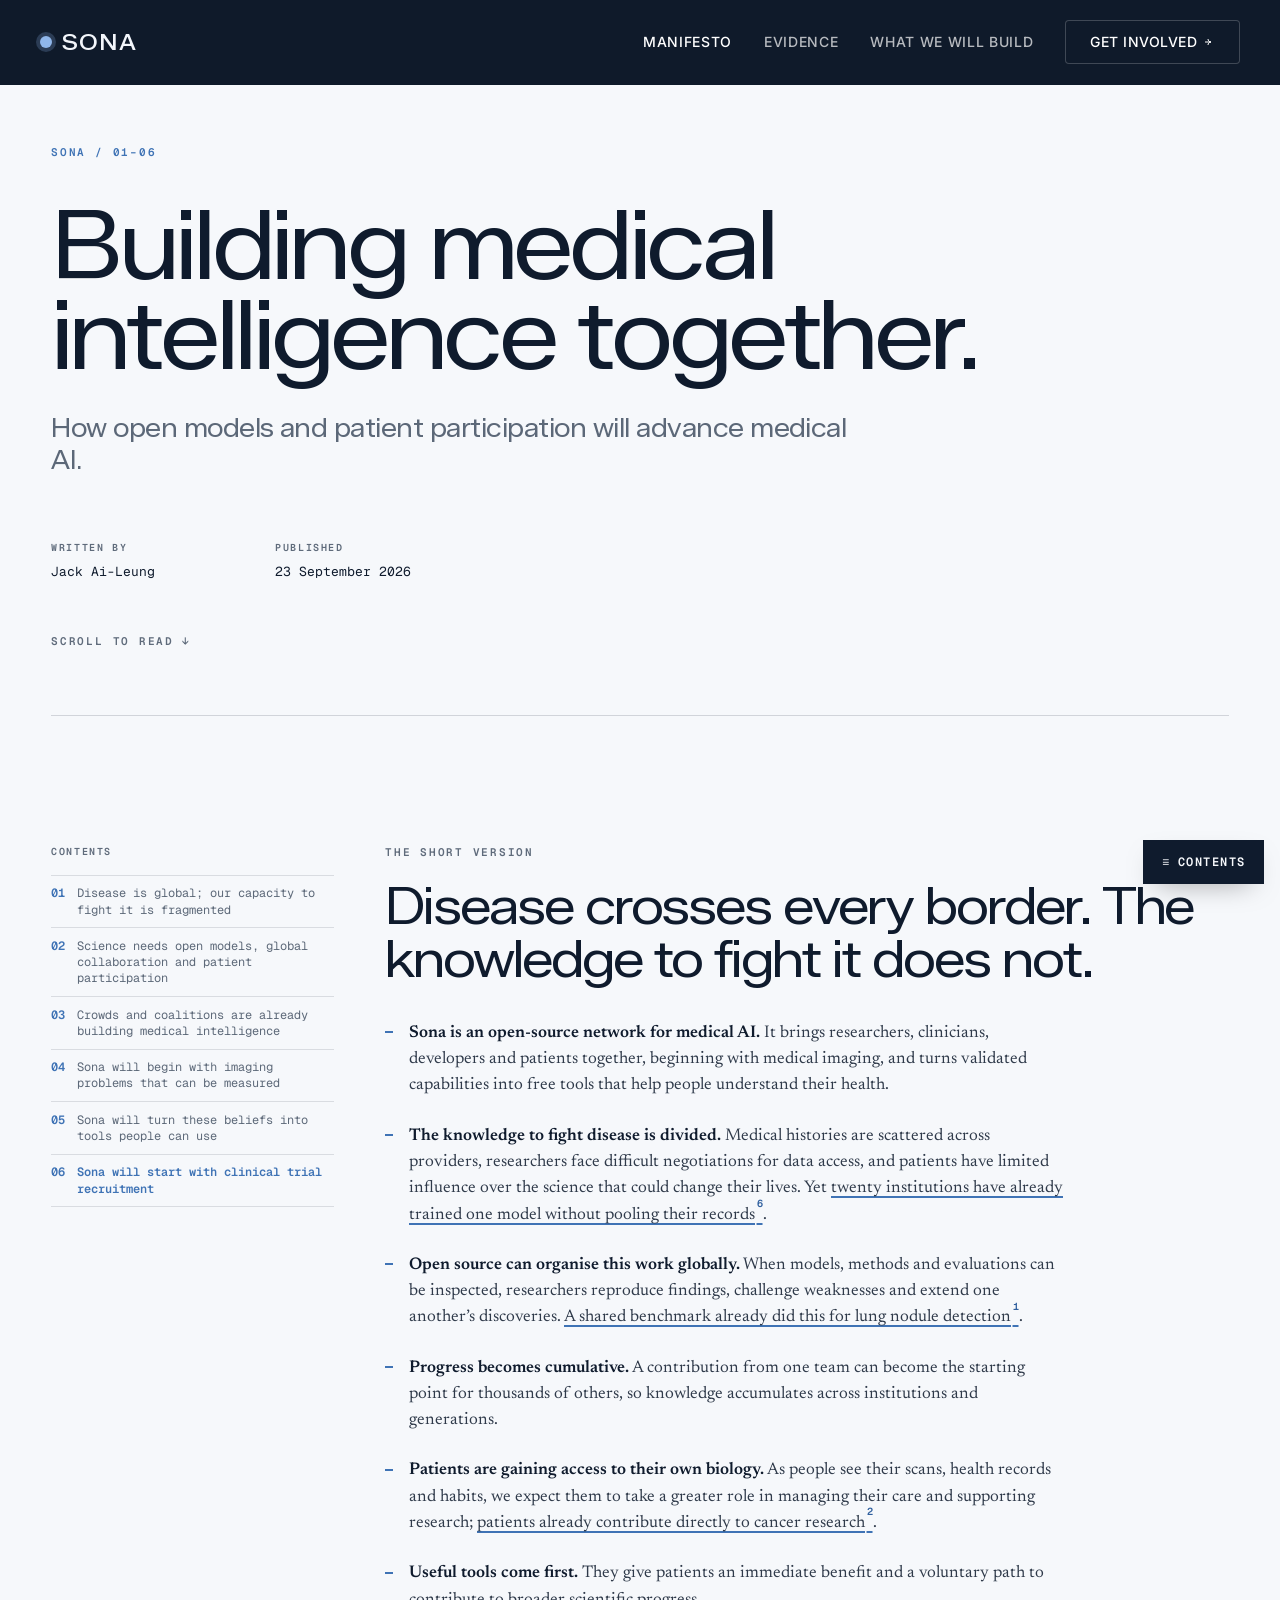
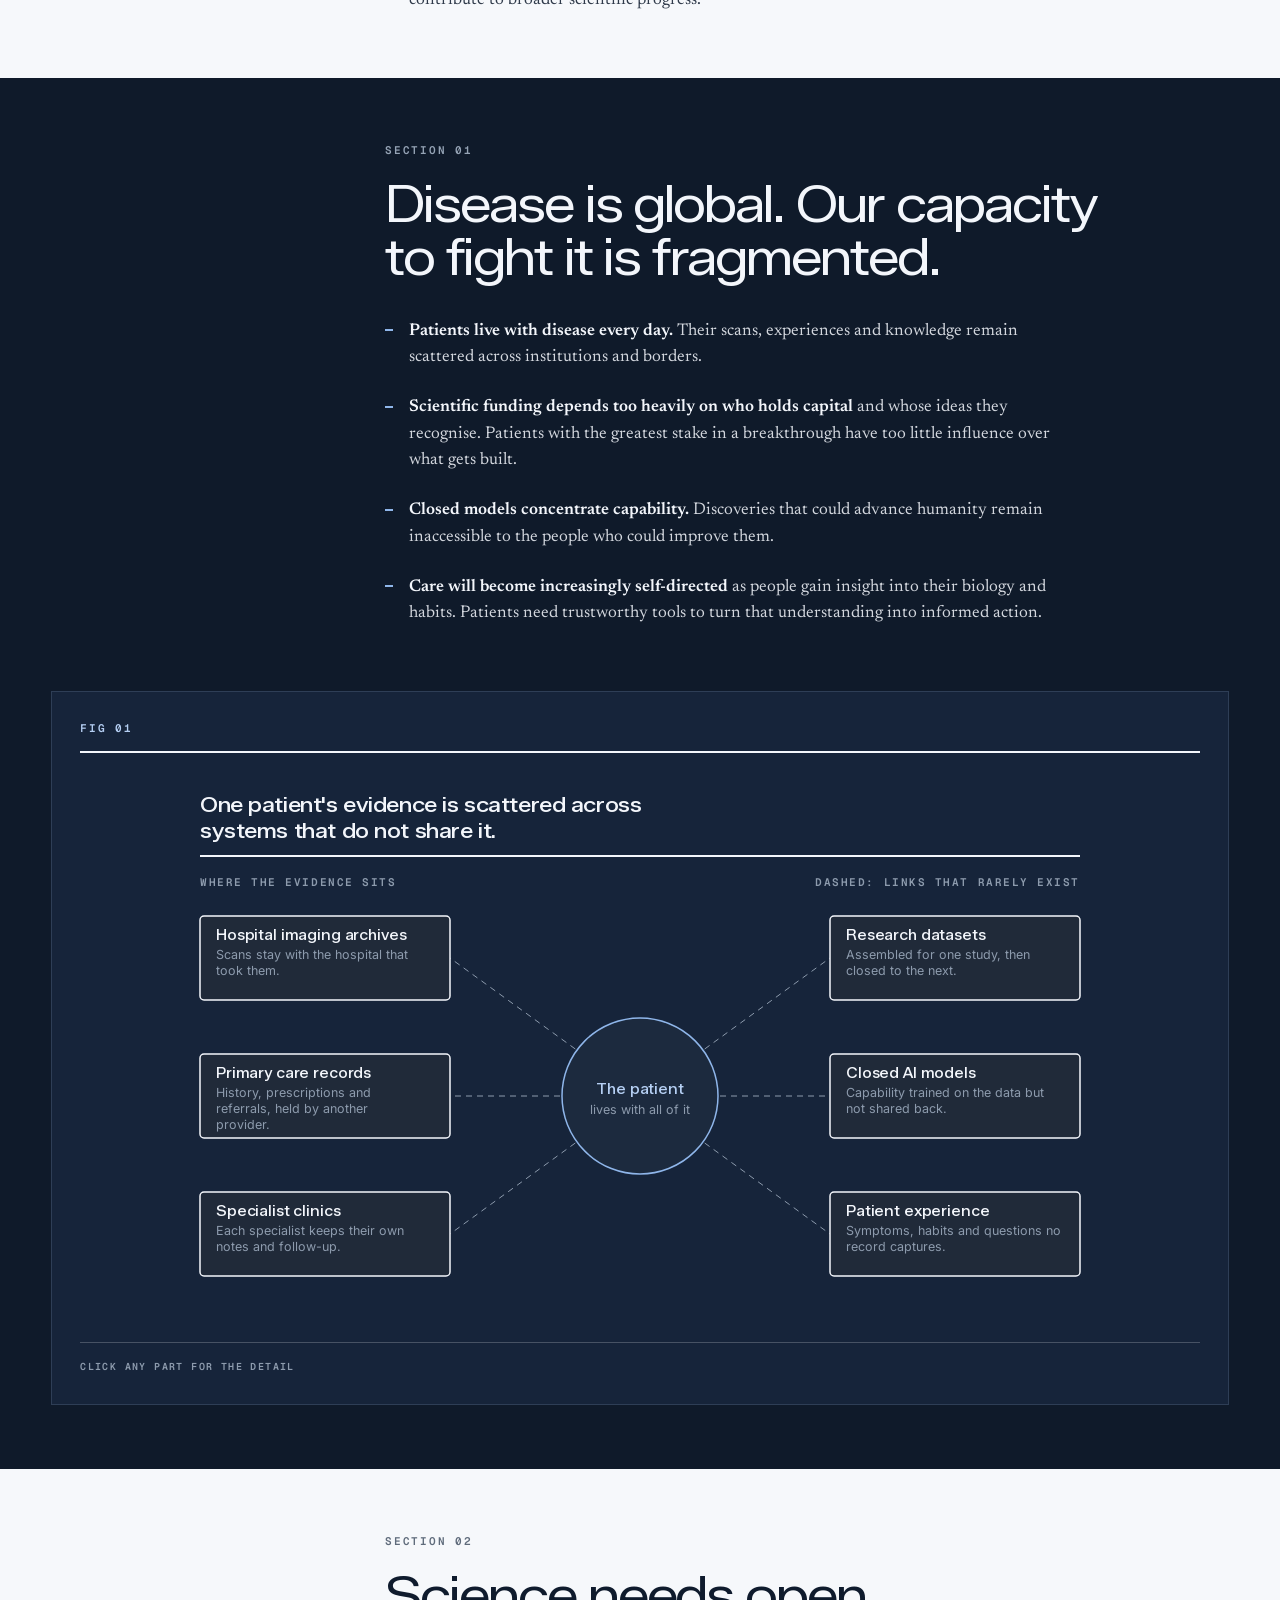
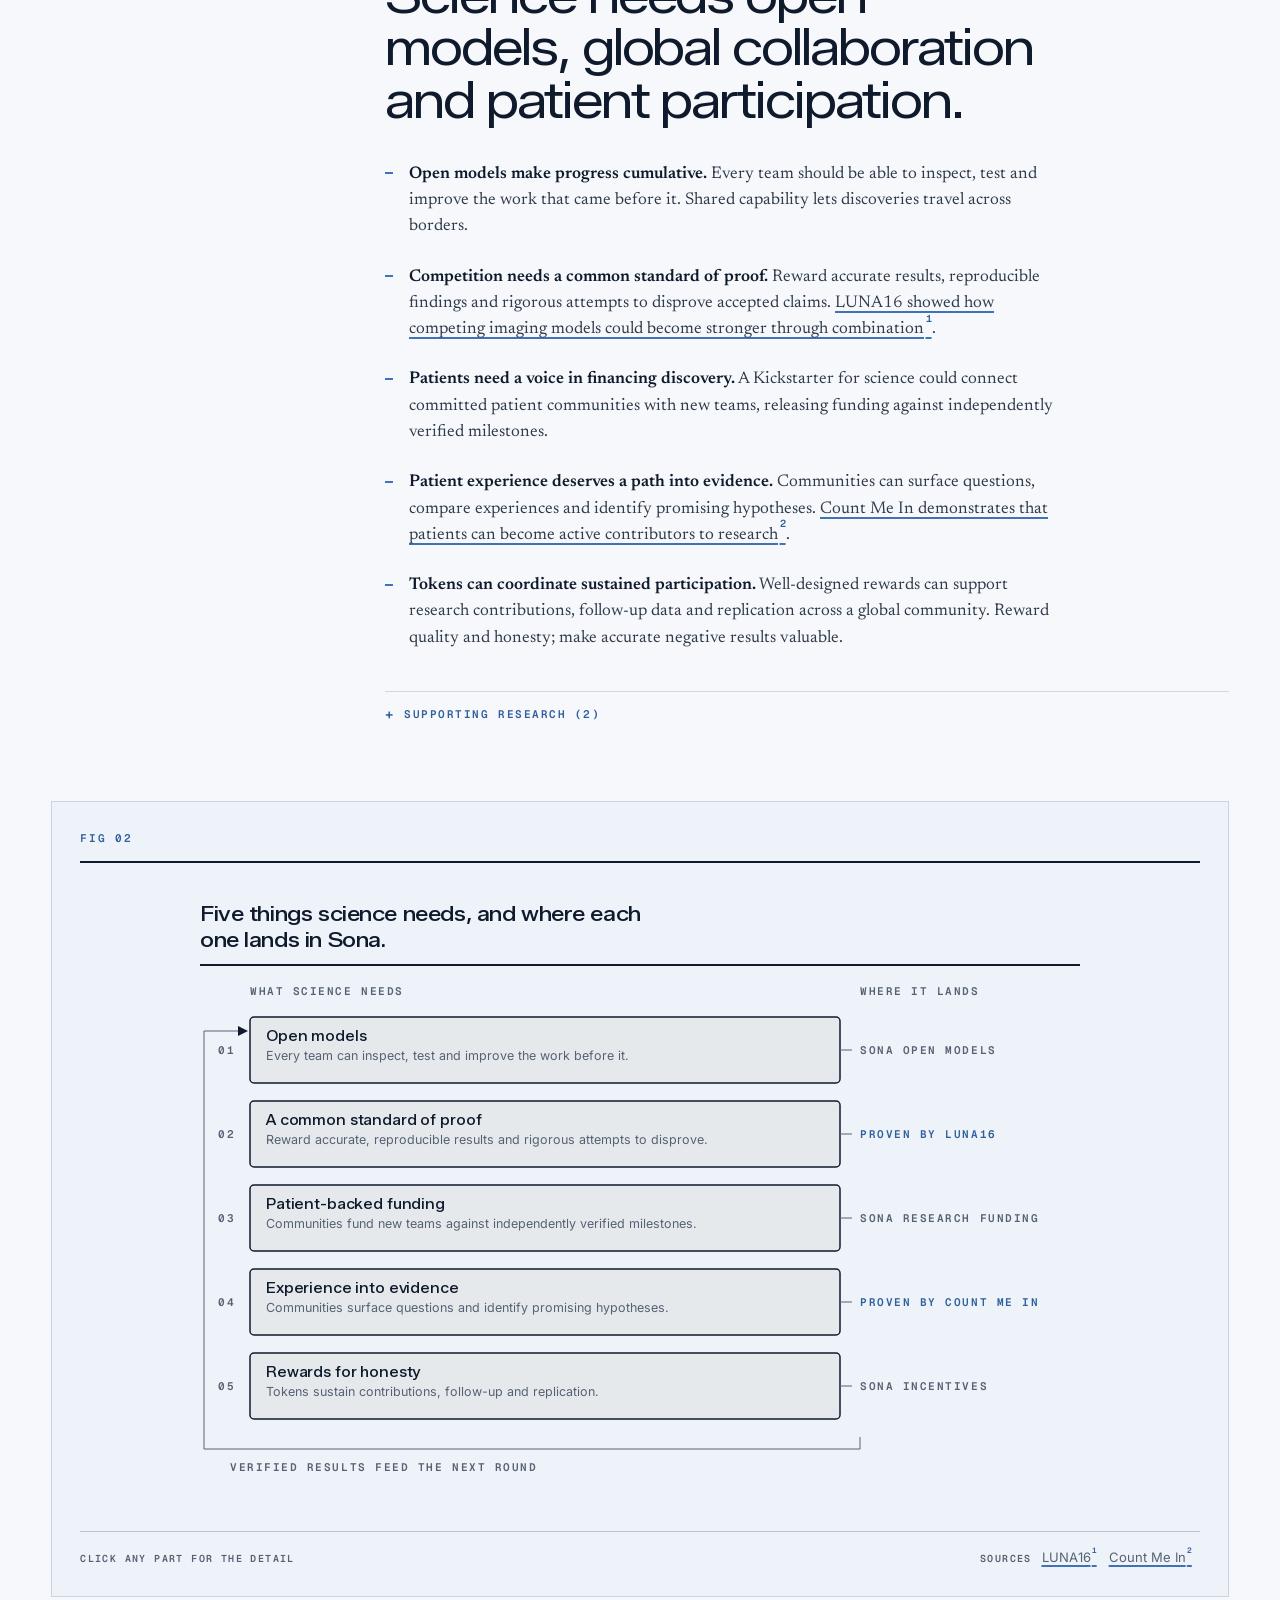
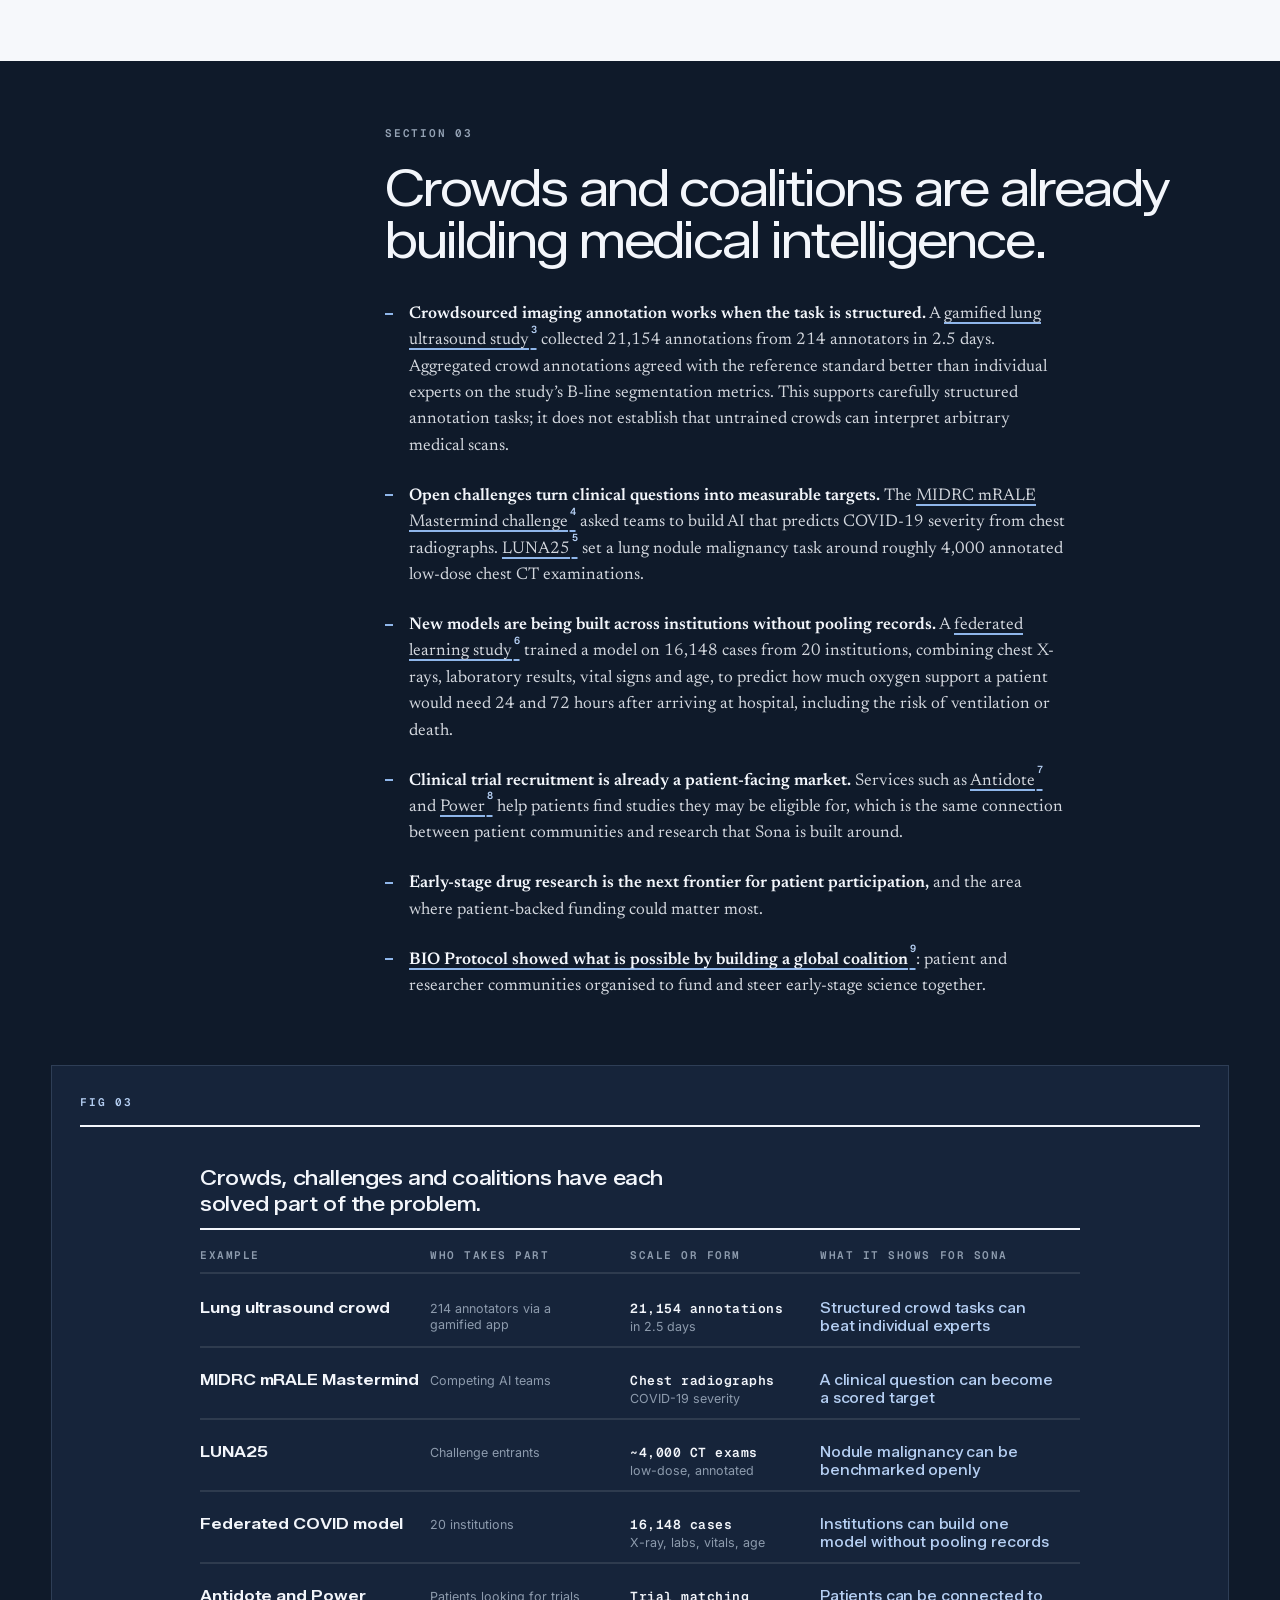
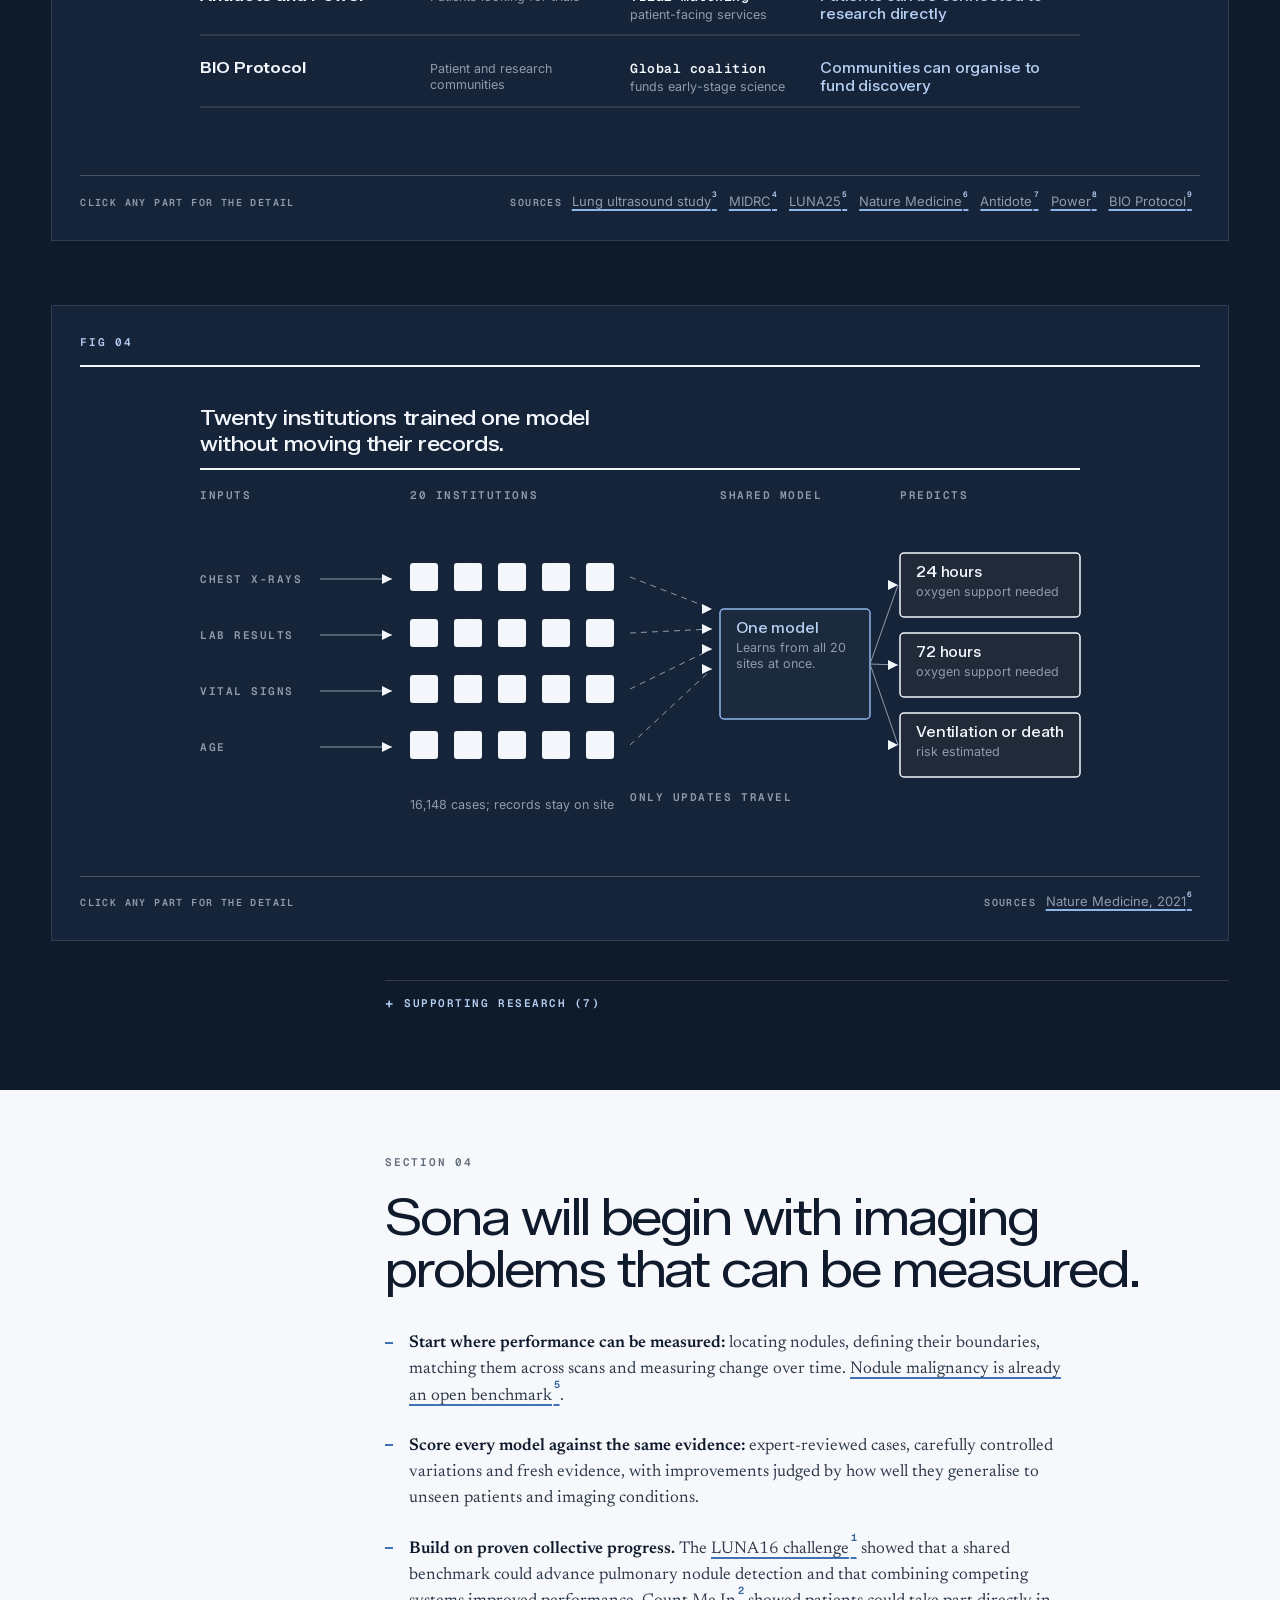
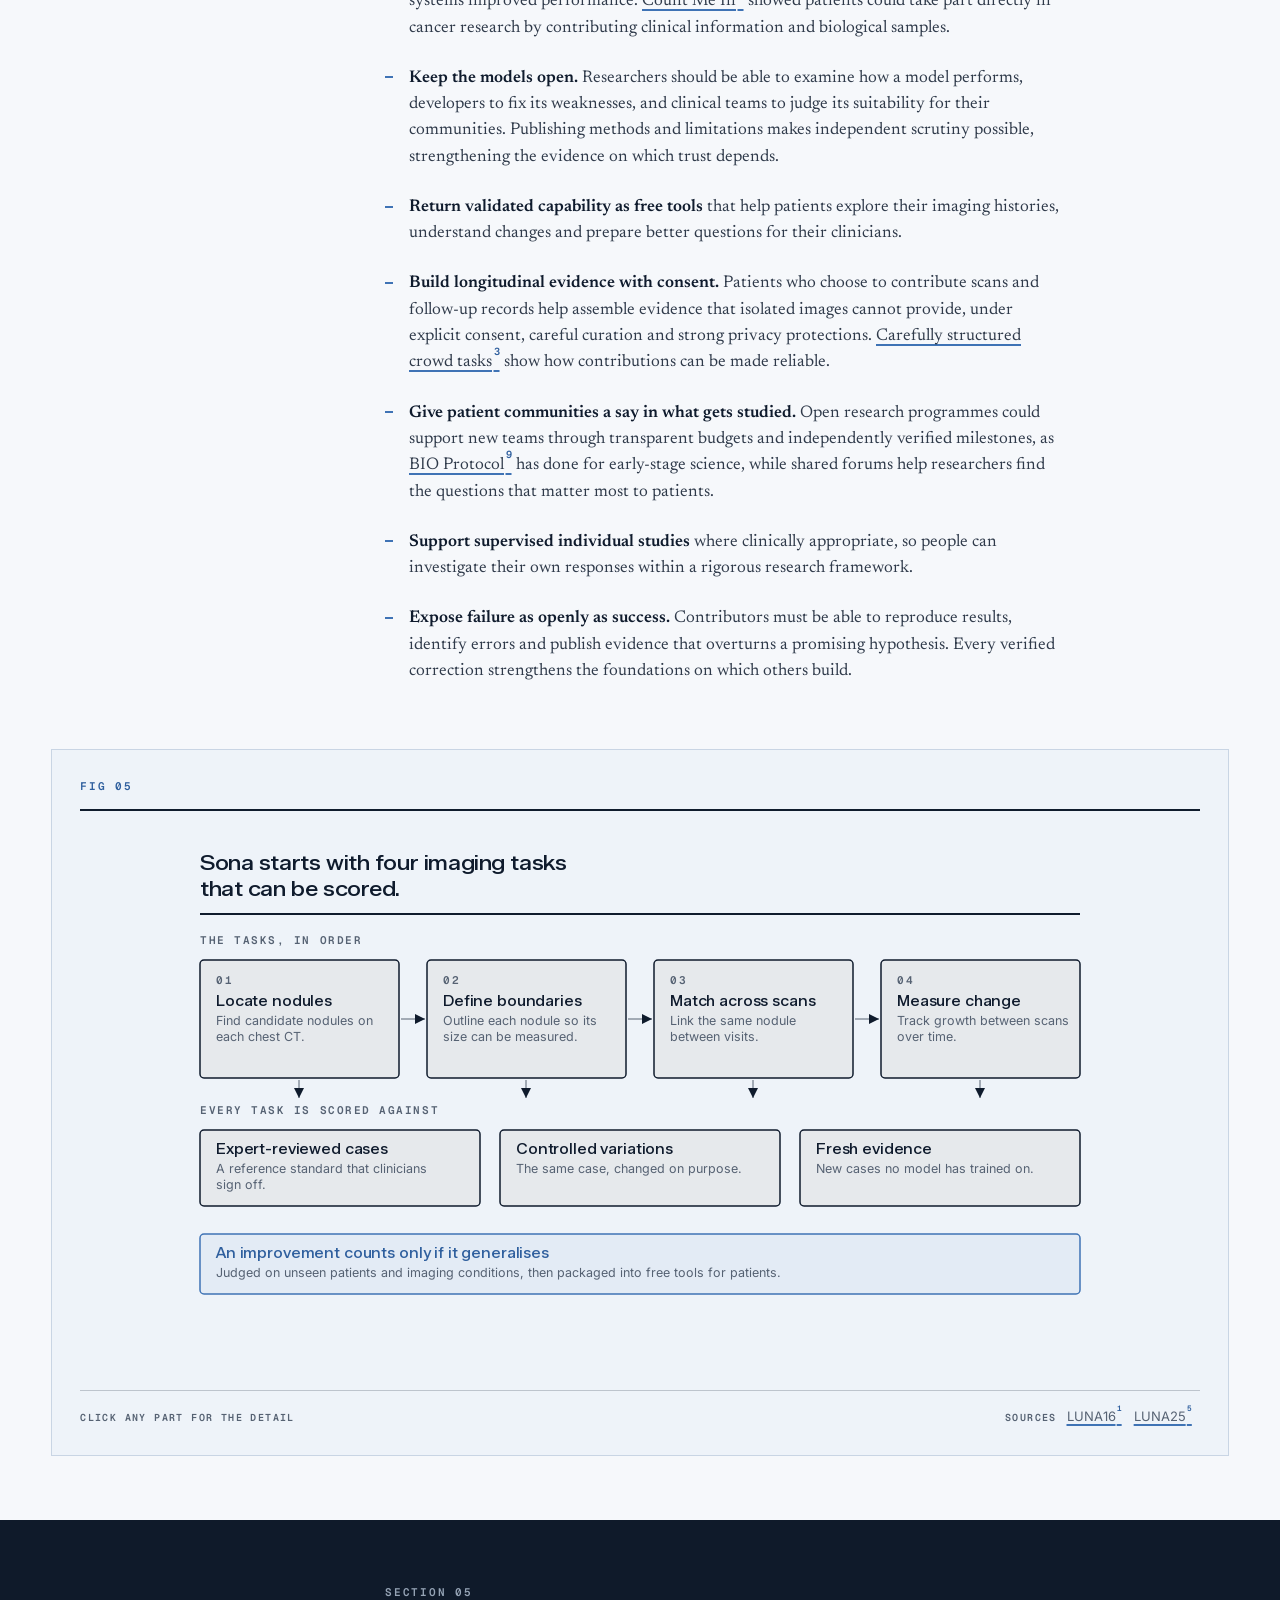
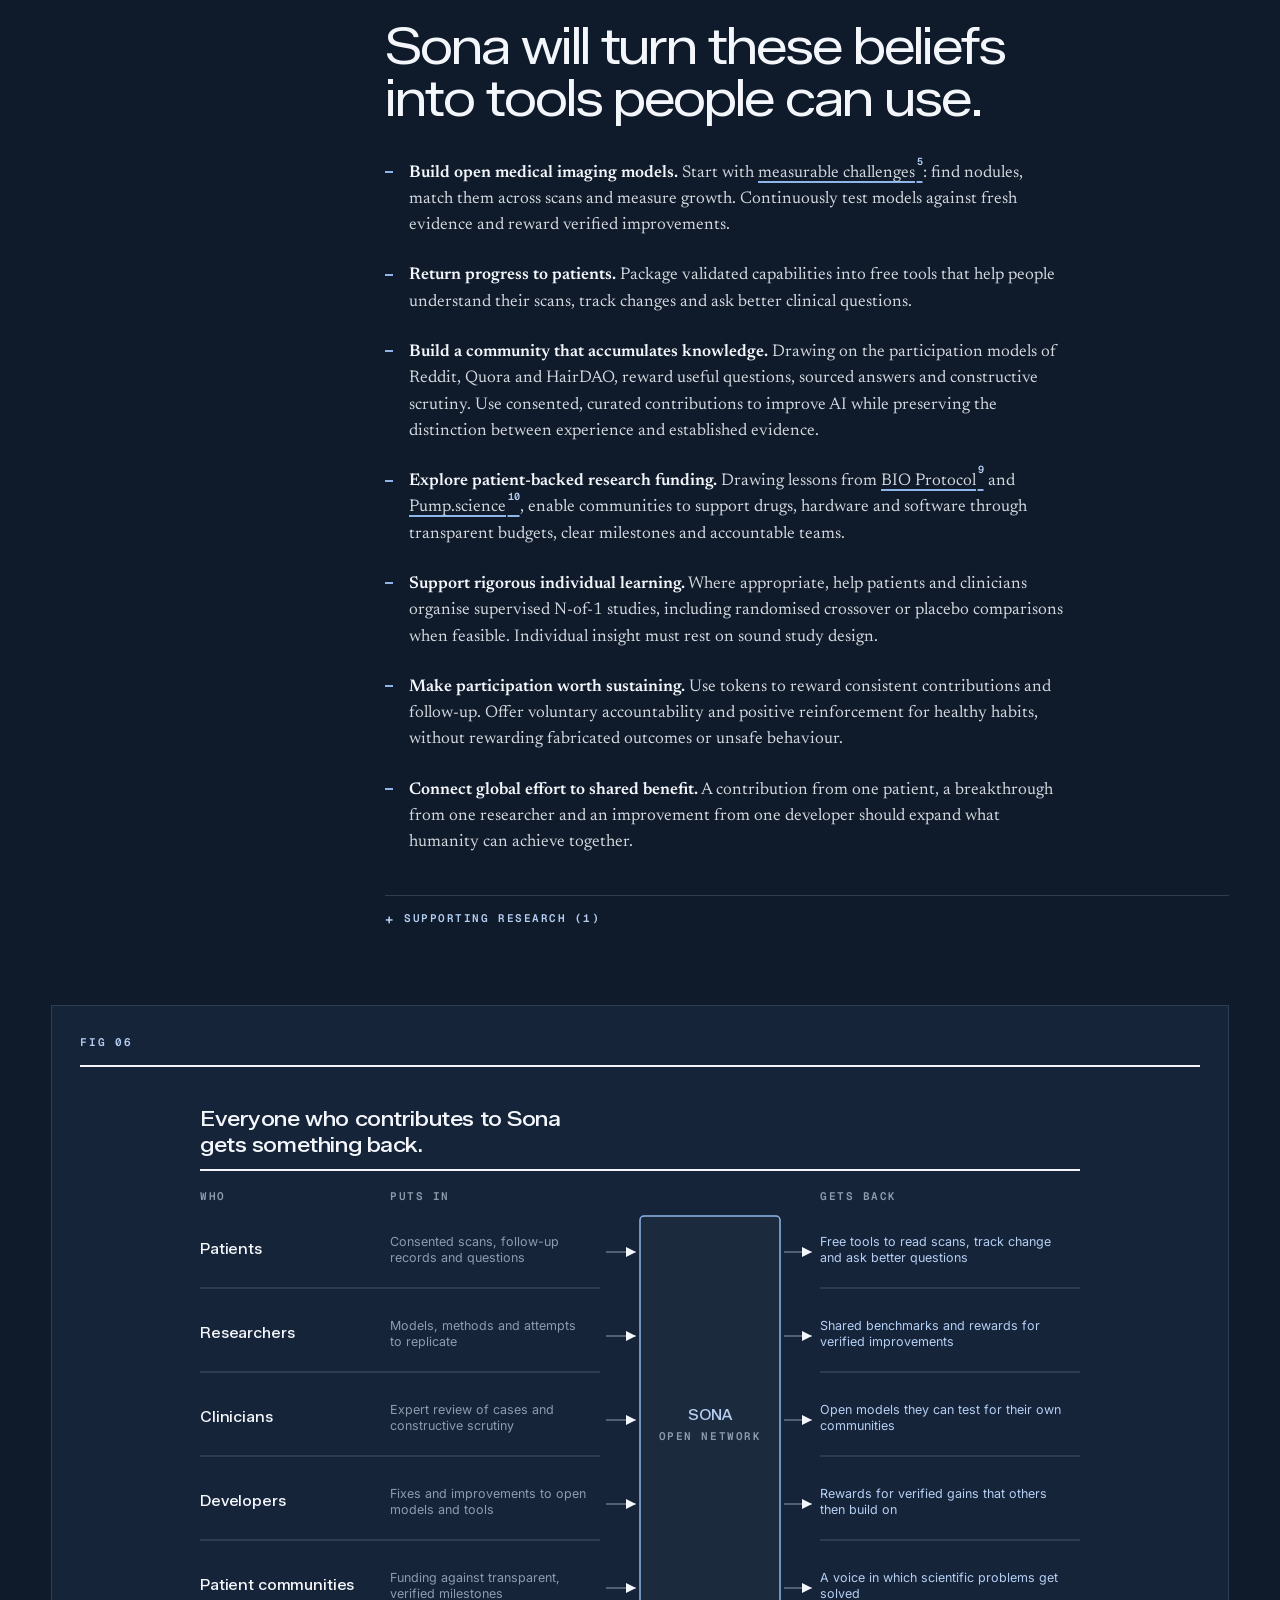
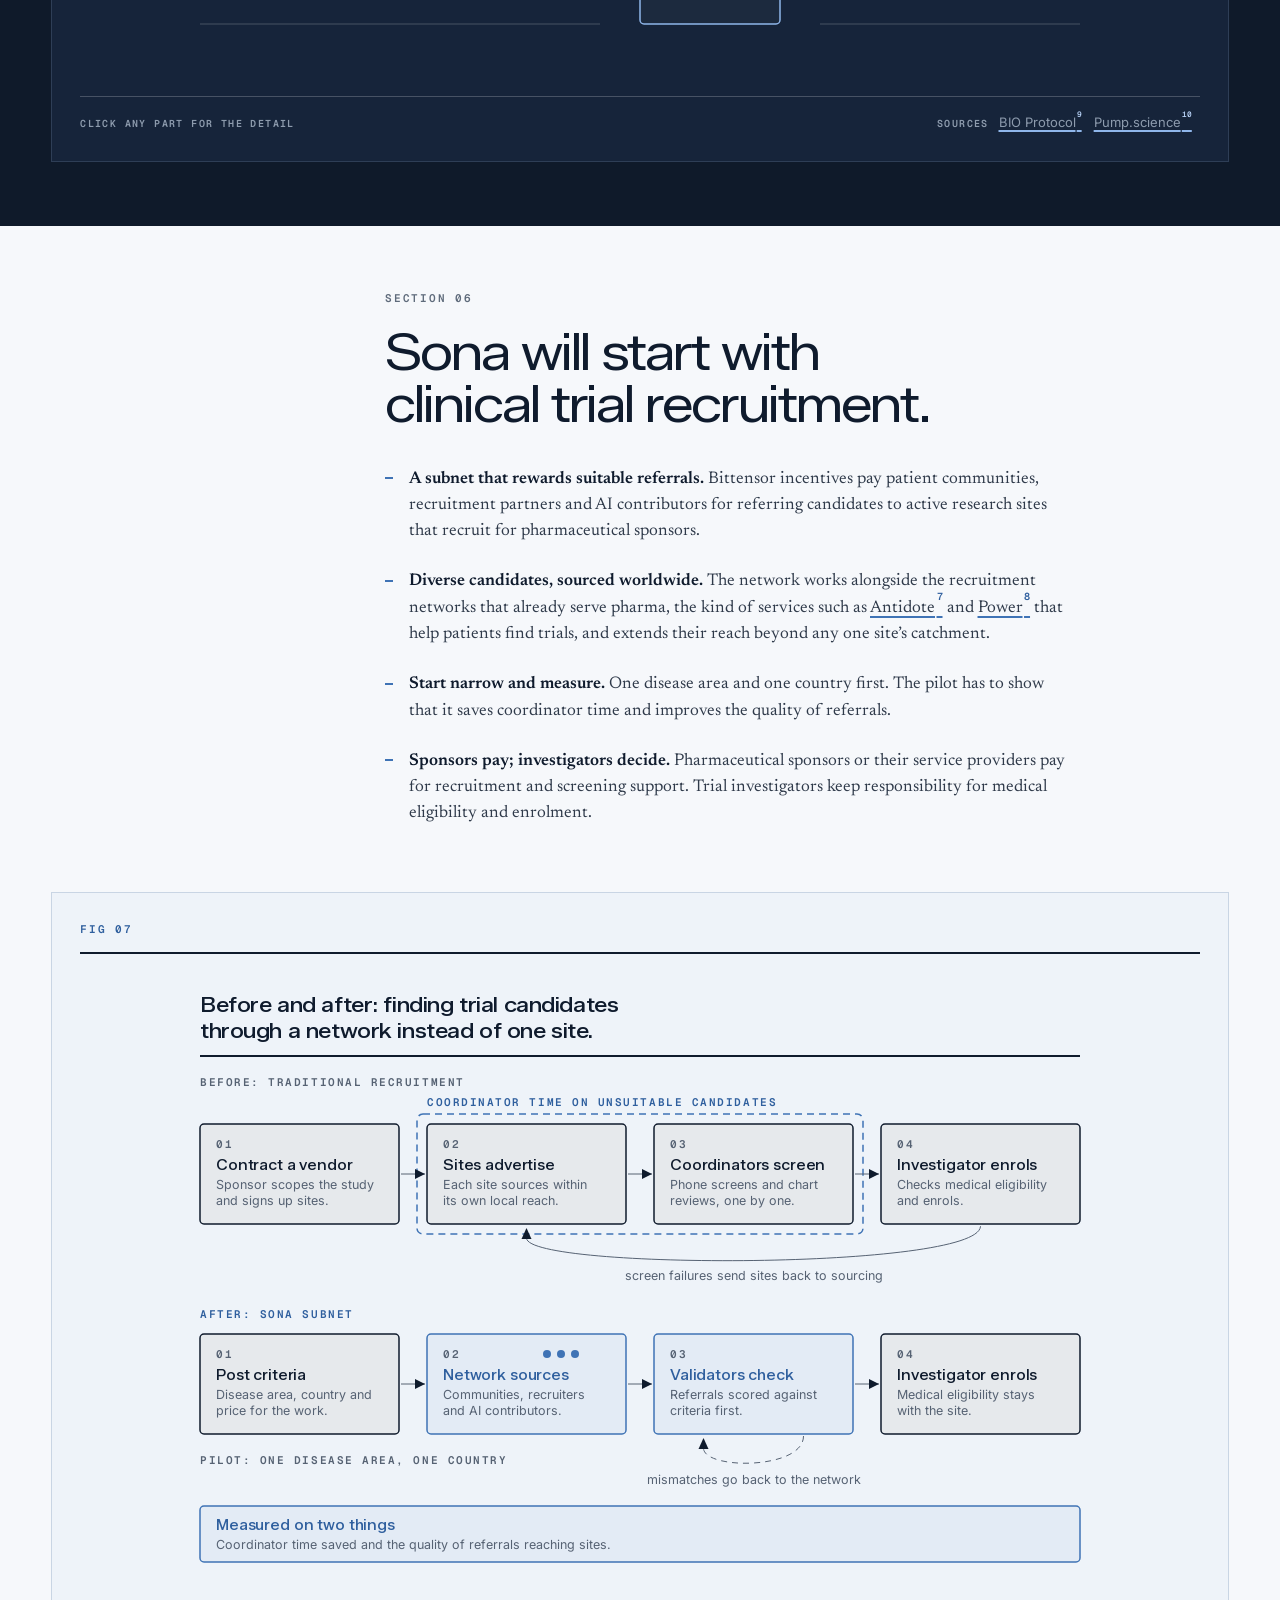
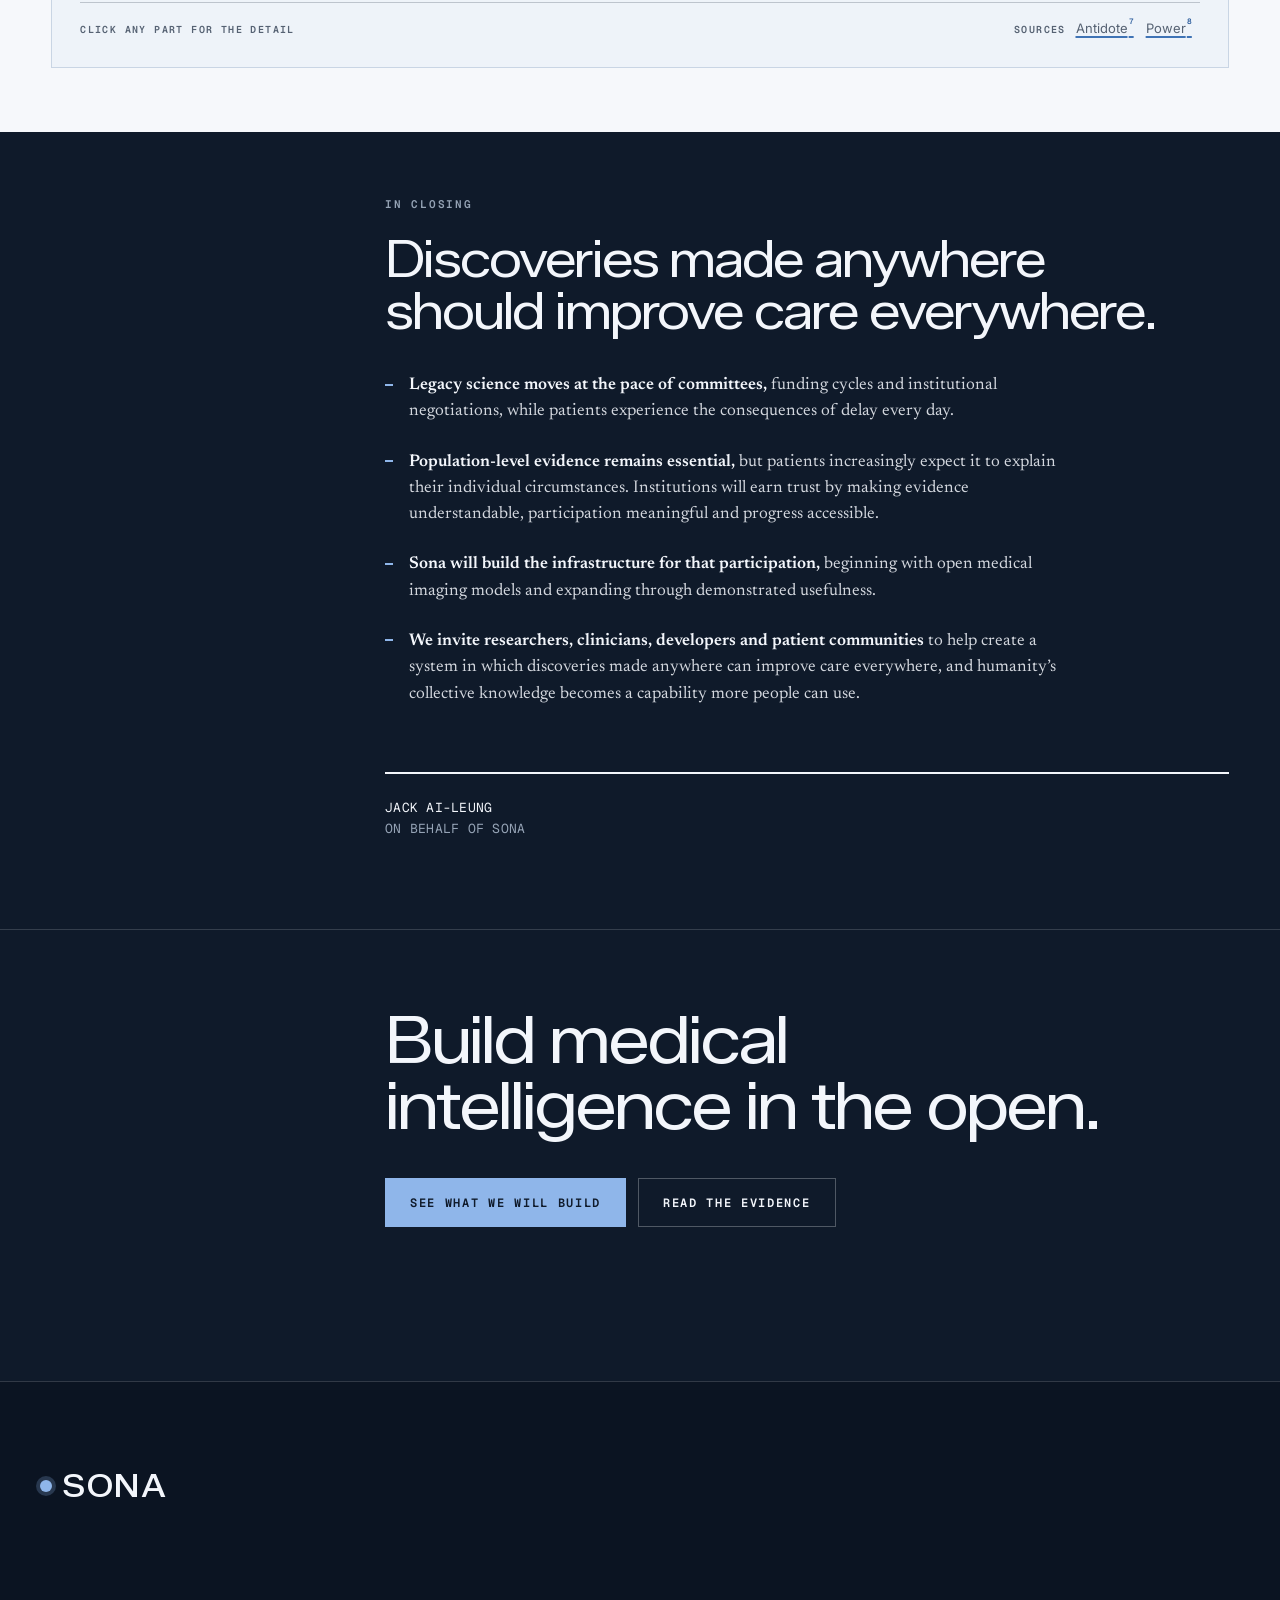
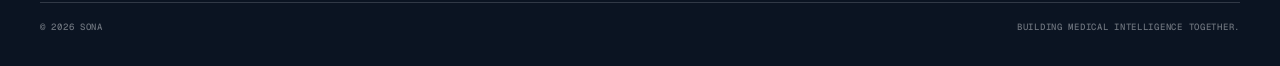
<file: manifesto/index.html>
<!doctype html>
<html lang="en">
  <head>
    <meta charset="utf-8" />
    <meta name="viewport" content="width=device-width, initial-scale=1" />
    <title>Introducing Sona</title>
    <meta
      name="description"
      content="Sona is an open-source network that brings researchers, clinicians, developers and patients together to advance medical AI, beginning with medical imaging."
    />
    <link
      rel="icon"
      href="data:image/svg+xml,%3Csvg xmlns='http://www.w3.org/2000/svg' viewBox='0 0 32 32'%3E%3Crect width='32' height='32' rx='7' fill='%230f1a2a'/%3E%3Ccircle cx='16' cy='16' r='7' fill='%238fb6ea'/%3E%3C/svg%3E"
    />
    <!-- Stamped before first paint so the reveal styles only ever hide
         content when the script that un-hides it is going to run. -->
    <script>
      document.documentElement.classList.add("js");
    </script>
    <link rel="stylesheet" href="../_astro/index.css" />
    <link rel="stylesheet" href="manifesto.css" />
    <link rel="stylesheet" href="infographics.css" />
    <link rel="stylesheet" href="charts.css" />
    <link rel="stylesheet" href="citations.css" />
    <link rel="stylesheet" href="sona.css" />
  </head>
  <body class="mf-body flex min-h-dvh flex-col font-sans antialiased">
    <header
      data-site-header
      data-solid="false"
      class="fixed w-full top-0 z-50 border-b border-transparent transition-colors duration-300 data-[solid=true]:border-white/10 data-[solid=true]:bg-ink/95 data-[solid=true]:backdrop-blur"
    >
      <div class="flex items-center justify-between px-3 lg:px-gutter py-3 lg:py-5">
        <a class="sn-mark focus-visible:outline-2 focus-visible:outline-white focus-visible:outline-offset-4" href="#top" aria-label="Sona, back to top"><i aria-hidden="true"></i>SONA</a>
        <div class="flex items-center gap-6">
          <nav aria-label="Primary" class="sn-nav">
            <ul class="flex items-center gap-4">
              <li><a class="flex items-center px-2 py-3.5 text-sm font-medium uppercase leading-[12px] tracking-nav text-white hover:text-white/70" aria-current="page" href="#top">Manifesto</a></li>
              <li><a class="flex items-center px-2 py-3.5 text-sm font-medium uppercase leading-[12px] tracking-nav text-white/70 hover:text-white" href="#s-evidence">Evidence</a></li>
              <li><a class="flex items-center px-2 py-3.5 text-sm font-medium uppercase leading-[12px] tracking-nav text-white/70 hover:text-white" href="#s-tools">What we will build</a></li>
            </ul>
          </nav>
          <a
            class="transition-colors focus-visible:outline-2 focus-visible:outline-white max-md:text-[10px] flex items-center gap-1 rounded border border-white/20 bg-ink px-6 py-3.5 text-sm font-medium uppercase leading-[12px] tracking-cta text-white hover:bg-white/10 focus-visible:outline-offset-2"
            href="#close"
            >Get involved<svg viewBox="0 0 14 14" fill="none" xmlns="http://www.w3.org/2000/svg" class="size-3.5 shrink-0" aria-hidden="true"><path d="M7 10C7 8.34315 8.34315 7 10 7M10 7C8.34315 7 7 5.65685 7 4M10 7H4" stroke="currentColor"></path></svg
          ></a>
        </div>
      </div>
    </header>
    <script type="module">
      const h = document.querySelector("[data-site-header]");
      const s = () => (h.dataset.solid = String(window.scrollY > 8));
      s();
      window.addEventListener("scroll", s, { passive: true });
    </script>

    <main class="flex flex-1 flex-col" id="top">
      <article class="mf-article">
        <!-- Masthead ------------------------------------------------------ -->
        <header class="mf-wrap">
          <p data-reveal class="mf-eyebrow">Sona / 01&ndash;06</p>
          <h1 data-reveal class="mf-title" style="--reveal-delay: 80ms">
            Building medical intelligence together.
          </h1>
          <p data-reveal class="mf-standfirst" style="--reveal-delay: 160ms">
            How open models and patient participation will advance medical AI.
          </p>
          <dl data-reveal class="mf-meta" style="--reveal-delay: 240ms">
            <div>
              <dt>Written by</dt>
              <dd>Jack Ai-Leung</dd>
            </div>
            <div>
              <dt>Published</dt>
              <dd>23 September 2026</dd>
            </div>
          </dl>
          <p class="mf-scrollcue">
            Scroll to read <span aria-hidden="true">&darr;</span>
          </p>
        </header>

        <div class="mf-wrap"><hr class="mf-rule" /></div>

        <!-- Lead ---------------------------------------------------------- -->
        <div class="mf-band" data-tone="light">
        <section class="mf-wrap mf-grid" aria-labelledby="lead-title">
          <nav class="mf-contents" aria-label="Sections">
            <h2>Contents</h2>
            <ol>
              <li><a href="#s-problem"><b>01</b> Disease is global; our capacity to fight it is fragmented</a></li>
              <li><a href="#s-beliefs"><b>02</b> Science needs open models, global collaboration and patient participation</a></li>
              <li><a href="#s-evidence"><b>03</b> Crowds and coalitions are already building medical intelligence</a></li>
              <li><a href="#s-approach"><b>04</b> Sona will begin with imaging problems that can be measured</a></li>
              <li><a href="#s-tools"><b>05</b> Sona will turn these beliefs into tools people can use</a></li>
              <li><a href="#s-trials"><b>06</b> Sona will start with clinical trial recruitment</a></li>
            </ol>
          </nav>
          <div class="mf-main">
            <p class="mf-kicker">The short version</p>
            <h2 id="lead-title" class="mf-h2">Disease crosses every border. The knowledge to fight it does not.</h2>
            <ul class="beliefs">
              <li>
                <strong>Sona is an open-source network for medical AI.</strong> It brings researchers, clinicians, developers and patients together, beginning with medical imaging, and turns validated capabilities into free tools that help people understand their health.
              </li>
              <li>
                <strong>The knowledge to fight disease is divided.</strong> Medical histories are scattered across providers, researchers face difficult negotiations for data access, and patients have limited influence over the science that could change their lives. Yet <a class="cite" href="#ref-exam" data-ref="exam">twenty institutions have already trained one model without pooling their records<sup class="cite-n">6</sup></a>.
              </li>
              <li>
                <strong>Open source can organise this work globally.</strong> When models, methods and evaluations can be inspected, researchers reproduce findings, challenge weaknesses and extend one another&rsquo;s discoveries. <a class="cite" href="#ref-luna16" data-ref="luna16">A shared benchmark already did this for lung nodule detection<sup class="cite-n">1</sup></a>.
              </li>
              <li>
                <strong>Progress becomes cumulative.</strong> A contribution from one team can become the starting point for thousands of others, so knowledge accumulates across institutions and generations.
              </li>
              <li>
                <strong>Patients are gaining access to their own biology.</strong> As people see their scans, health records and habits, we expect them to take a greater role in managing their care and supporting research; <a class="cite" href="#ref-countmein" data-ref="countmein">patients already contribute directly to cancer research<sup class="cite-n">2</sup></a>.
              </li>
              <li>
                <strong>Useful tools come first.</strong> They give patients an immediate benefit and a voluntary path to contribute to broader scientific progress.
              </li>
            </ul>
          </div>
        </section>
        </div>

        <!-- 01 ------------------------------------------------------------ -->
        <div class="mf-band" data-tone="dark">
        <div class="mf-wrap"><hr class="mf-rule" /></div>

        <section class="mf-wrap mf-grid" id="s-problem" aria-labelledby="t-problem">
          <div></div>
          <div class="mf-main">
            <p class="mf-kicker">Section 01</p>
            <h2 id="t-problem" class="mf-h2">Disease is global. Our capacity to fight it is fragmented.</h2>
            <ul class="beliefs">
              <li>
                <strong>Patients live with disease every day.</strong> Their scans, experiences and knowledge remain scattered across institutions and borders.
              </li>
              <li>
                <strong>Scientific funding depends too heavily on who holds capital</strong> and whose ideas they recognise. Patients with the greatest stake in a breakthrough have too little influence over what gets built.
              </li>
              <li>
                <strong>Closed models concentrate capability.</strong> Discoveries that could advance humanity remain inaccessible to the people who could improve them.
              </li>
              <li>
                <strong>Care will become increasingly self-directed</strong> as people gain insight into their biology and habits. Patients need trustworthy tools to turn that understanding into informed action.
              </li>
            </ul>
          </div>
        </section>

        <section class="mf-wrap mf-figure-wrap" aria-label="Figure 01">
          <figure class="ch ig" id="fig-01">
            <p class="ig-num">Fig 01</p>
            <div class="ig-frame" tabindex="0" role="group" aria-label="Chart, scrollable">
              <div class="ch-wide">
              <svg viewBox="0 0 960 560" role="img" aria-label="One patient&#x27;s evidence is scattered across systems that do not share it.">
<text class="c-title" x="40.0" y="44.0" text-anchor="start">One patient&#x27;s evidence is scattered across</text>
<text class="c-title" x="40.0" y="70.0" text-anchor="start">systems that do not share it.</text>
<line class="c-rule ch-grow" x1="40" y1="88" x2="920" y2="88" style="--d: calc(var(--ch-step) * 1)"/>
<g class="ch-rise" style="--d: calc(var(--ch-step) * 2)"><text class="c-tag" x="40.0" y="118.0" text-anchor="start">WHERE THE EVIDENCE SITS</text><text class="c-tag" x="920.0" y="118.0" text-anchor="end">DASHED: LINKS THAT RARELY EXIST</text></g>
<g class="ch-rise" style="--d: calc(var(--ch-step) * 3)"><line class="c-lead c-dash" x1="415.3" y1="281.0" x2="290" y2="190.0"/><line class="c-lead c-dash" x1="400.0" y1="328.0" x2="290" y2="328.0"/><line class="c-lead c-dash" x1="415.3" y1="375.0" x2="290" y2="466.0"/><line class="c-lead c-dash" x1="544.7" y1="281.0" x2="670" y2="190.0"/><line class="c-lead c-dash" x1="560.0" y1="328.0" x2="670" y2="328.0"/><line class="c-lead c-dash" x1="544.7" y1="375.0" x2="670" y2="466.0"/></g>
<g class="ch-rise" style="--d: calc(var(--ch-step) * 4)"><rect class="c-surface" x="40" y="148" width="250" height="84" rx="4"/><rect class="c-band" x="40" y="148" width="250" height="84" rx="4"/><rect class="c-outline" x="40" y="148" width="250" height="84" rx="4"/><text class="c-lab" x="56.0" y="172.0" text-anchor="start">Hospital imaging archives</text><text class="c-sub" x="56.0" y="191.0" text-anchor="start">Scans stay with the hospital that</text><text class="c-sub" x="56.0" y="207.0" text-anchor="start">took them.</text></g>
<rect class="c-hit" x="40.0" y="148.0" width="250.0" height="84.0" tabindex="0" role="button" data-detail="Hospital imaging archives — Scans are held by the hospital or imaging centre that captured them. Moving them to another provider, or into research, usually starts a new request." data-dt="Hospital imaging archives" data-db="Scans are held by the hospital or imaging centre that captured them. Moving them to another provider, or into research, usually starts a new request."><title>Hospital imaging archives — Scans are held by the hospital or imaging centre that captured them. Moving them to another provider, or into research, usually starts a new request.</title></rect>
<g class="ch-rise" style="--d: calc(var(--ch-step) * 5)"><rect class="c-surface" x="40" y="286" width="250" height="84" rx="4"/><rect class="c-band" x="40" y="286" width="250" height="84" rx="4"/><rect class="c-outline" x="40" y="286" width="250" height="84" rx="4"/><text class="c-lab" x="56.0" y="310.0" text-anchor="start">Primary care records</text><text class="c-sub" x="56.0" y="329.0" text-anchor="start">History, prescriptions and</text><text class="c-sub" x="56.0" y="345.0" text-anchor="start">referrals, held by another</text><text class="c-sub" x="56.0" y="361.0" text-anchor="start">provider.</text></g>
<rect class="c-hit" x="40.0" y="286.0" width="250.0" height="84.0" tabindex="0" role="button" data-detail="Primary care records — Medical histories are scattered across providers, so no single record tells the whole story of one patient&#x27;s disease." data-dt="Primary care records" data-db="Medical histories are scattered across providers, so no single record tells the whole story of one patient&#x27;s disease."><title>Primary care records — Medical histories are scattered across providers, so no single record tells the whole story of one patient&#x27;s disease.</title></rect>
<g class="ch-rise" style="--d: calc(var(--ch-step) * 6)"><rect class="c-surface" x="40" y="424" width="250" height="84" rx="4"/><rect class="c-band" x="40" y="424" width="250" height="84" rx="4"/><rect class="c-outline" x="40" y="424" width="250" height="84" rx="4"/><text class="c-lab" x="56.0" y="448.0" text-anchor="start">Specialist clinics</text><text class="c-sub" x="56.0" y="467.0" text-anchor="start">Each specialist keeps their own</text><text class="c-sub" x="56.0" y="483.0" text-anchor="start">notes and follow-up.</text></g>
<rect class="c-hit" x="40.0" y="424.0" width="250.0" height="84.0" tabindex="0" role="button" data-detail="Specialist clinics — Follow-up is split between clinics, which is exactly the longitudinal evidence that isolated images cannot provide." data-dt="Specialist clinics" data-db="Follow-up is split between clinics, which is exactly the longitudinal evidence that isolated images cannot provide."><title>Specialist clinics — Follow-up is split between clinics, which is exactly the longitudinal evidence that isolated images cannot provide.</title></rect>
<g class="ch-rise" style="--d: calc(var(--ch-step) * 7)"><rect class="c-surface" x="670" y="148" width="250" height="84" rx="4"/><rect class="c-band" x="670" y="148" width="250" height="84" rx="4"/><rect class="c-outline" x="670" y="148" width="250" height="84" rx="4"/><text class="c-lab" x="686.0" y="172.0" text-anchor="start">Research datasets</text><text class="c-sub" x="686.0" y="191.0" text-anchor="start">Assembled for one study, then</text><text class="c-sub" x="686.0" y="207.0" text-anchor="start">closed to the next.</text></g>
<rect class="c-hit" x="670.0" y="148.0" width="250.0" height="84.0" tabindex="0" role="button" data-detail="Research datasets — Researchers face difficult negotiations for data access, so a dataset built for one question is rarely reused for the next." data-dt="Research datasets" data-db="Researchers face difficult negotiations for data access, so a dataset built for one question is rarely reused for the next."><title>Research datasets — Researchers face difficult negotiations for data access, so a dataset built for one question is rarely reused for the next.</title></rect>
<g class="ch-rise" style="--d: calc(var(--ch-step) * 8)"><rect class="c-surface" x="670" y="286" width="250" height="84" rx="4"/><rect class="c-band" x="670" y="286" width="250" height="84" rx="4"/><rect class="c-outline" x="670" y="286" width="250" height="84" rx="4"/><text class="c-lab" x="686.0" y="310.0" text-anchor="start">Closed AI models</text><text class="c-sub" x="686.0" y="329.0" text-anchor="start">Capability trained on the data but</text><text class="c-sub" x="686.0" y="345.0" text-anchor="start">not shared back.</text></g>
<rect class="c-hit" x="670.0" y="286.0" width="250.0" height="84.0" tabindex="0" role="button" data-detail="Closed AI models — Closed models concentrate capability. Discoveries that could advance humanity stay out of reach of the people who could improve them." data-dt="Closed AI models" data-db="Closed models concentrate capability. Discoveries that could advance humanity stay out of reach of the people who could improve them."><title>Closed AI models — Closed models concentrate capability. Discoveries that could advance humanity stay out of reach of the people who could improve them.</title></rect>
<g class="ch-rise" style="--d: calc(var(--ch-step) * 9)"><rect class="c-surface" x="670" y="424" width="250" height="84" rx="4"/><rect class="c-band" x="670" y="424" width="250" height="84" rx="4"/><rect class="c-outline" x="670" y="424" width="250" height="84" rx="4"/><text class="c-lab" x="686.0" y="448.0" text-anchor="start">Patient experience</text><text class="c-sub" x="686.0" y="467.0" text-anchor="start">Symptoms, habits and questions no</text><text class="c-sub" x="686.0" y="483.0" text-anchor="start">record captures.</text></g>
<rect class="c-hit" x="670.0" y="424.0" width="250.0" height="84.0" tabindex="0" role="button" data-detail="Patient experience — Patients live with disease every day. Their experience and knowledge rarely become evidence anyone can use." data-dt="Patient experience" data-db="Patients live with disease every day. Their experience and knowledge rarely become evidence anyone can use."><title>Patient experience — Patients live with disease every day. Their experience and knowledge rarely become evidence anyone can use.</title></rect>
<g class="ch-rise" style="--d: calc(var(--ch-step) * 10)"><circle class="c-surface" cx="480" cy="328" r="78"/><circle class="c-band-mark" cx="480" cy="328" r="78"/><circle class="c-outline-mark" cx="480" cy="328" r="78"/><text class="c-lab c-lab-mark" x="480.0" y="326.0" text-anchor="middle">The patient</text><text class="c-sub" x="480.0" y="346.0" text-anchor="middle">lives with all of it</text></g>
<rect class="c-hit" x="402.0" y="250.0" width="156.0" height="156.0" tabindex="0" role="button" data-detail="The patient — Patients have the greatest stake in a breakthrough and the least influence over what gets built. Sona starts from the person at the centre of this map." data-default="true" data-dt="The patient" data-db="Patients have the greatest stake in a breakthrough and the least influence over what gets built. Sona starts from the person at the centre of this map."><title>The patient — Patients have the greatest stake in a breakthrough and the least influence over what gets built. Sona starts from the person at the centre of this map.</title></rect>
</svg>
              </div>
              <div class="ch-narrow">
              <p class="cn-title">One patient&#x27;s evidence is scattered across systems that do not share it.</p><div class="cn-rule"></div><ul class="cn-list"><li class="cn-row" tabindex="0" role="button" data-detail="The patient — Patients have the greatest stake in a breakthrough and the least influence over what gets built. Sona starts from the person at the centre of this map." data-dt="The patient" data-db="Patients have the greatest stake in a breakthrough and the least influence over what gets built. Sona starts from the person at the centre of this map."><span class="cn-name" data-mark="true">The patient</span><span class="cn-meta"><span>Lives with all of it, controls little of it.</span></span></li><li class="cn-row" tabindex="0" role="button" data-detail="Hospital imaging archives — Scans are held by the hospital or imaging centre that captured them. Moving them to another provider, or into research, usually starts a new request." data-dt="Hospital imaging archives" data-db="Scans are held by the hospital or imaging centre that captured them. Moving them to another provider, or into research, usually starts a new request."><span class="cn-name">Hospital imaging archives</span><span class="cn-meta"><span>Scans stay with the hospital that took them.</span></span></li><li class="cn-row" tabindex="0" role="button" data-detail="Primary care records — Medical histories are scattered across providers, so no single record tells the whole story of one patient&#x27;s disease." data-dt="Primary care records" data-db="Medical histories are scattered across providers, so no single record tells the whole story of one patient&#x27;s disease."><span class="cn-name">Primary care records</span><span class="cn-meta"><span>History, prescriptions and referrals, held by another provider.</span></span></li><li class="cn-row" tabindex="0" role="button" data-detail="Specialist clinics — Follow-up is split between clinics, which is exactly the longitudinal evidence that isolated images cannot provide." data-dt="Specialist clinics" data-db="Follow-up is split between clinics, which is exactly the longitudinal evidence that isolated images cannot provide."><span class="cn-name">Specialist clinics</span><span class="cn-meta"><span>Each specialist keeps their own notes and follow-up.</span></span></li><li class="cn-row" tabindex="0" role="button" data-detail="Research datasets — Researchers face difficult negotiations for data access, so a dataset built for one question is rarely reused for the next." data-dt="Research datasets" data-db="Researchers face difficult negotiations for data access, so a dataset built for one question is rarely reused for the next."><span class="cn-name">Research datasets</span><span class="cn-meta"><span>Assembled for one study, then closed to the next.</span></span></li><li class="cn-row" tabindex="0" role="button" data-detail="Closed AI models — Closed models concentrate capability. Discoveries that could advance humanity stay out of reach of the people who could improve them." data-dt="Closed AI models" data-db="Closed models concentrate capability. Discoveries that could advance humanity stay out of reach of the people who could improve them."><span class="cn-name">Closed AI models</span><span class="cn-meta"><span>Capability trained on the data but not shared back.</span></span></li><li class="cn-row" tabindex="0" role="button" data-detail="Patient experience — Patients live with disease every day. Their experience and knowledge rarely become evidence anyone can use." data-dt="Patient experience" data-db="Patients live with disease every day. Their experience and knowledge rarely become evidence anyone can use."><span class="cn-name">Patient experience</span><span class="cn-meta"><span>Symptoms, habits and questions no record captures.</span></span></li></ul><p class="cn-note">Dashed lines mark the connections that rarely exist between these systems today.</p>
              </div>
            </div>
            <p class="ig-scroll">Drag to pan &rarr;</p>
            <div class="ig-foot"></div>
          </figure>
        </section>
        </div>

        <!-- 02 ------------------------------------------------------------ -->
        <div class="mf-band" data-tone="light">
        <div class="mf-wrap"><hr class="mf-rule" /></div>

        <section class="mf-wrap mf-grid" id="s-beliefs" aria-labelledby="t-beliefs">
          <div></div>
          <div class="mf-main">
            <p class="mf-kicker">Section 02</p>
            <h2 id="t-beliefs" class="mf-h2">Science needs open models, global collaboration and patient participation.</h2>
            <ul class="beliefs">
              <li>
                <strong>Open models make progress cumulative.</strong> Every team should be able to inspect, test and improve the work that came before it. Shared capability lets discoveries travel across borders.
              </li>
              <li>
                <strong>Competition needs a common standard of proof.</strong> Reward accurate results, reproducible findings and rigorous attempts to disprove accepted claims. <a class="cite" href="#ref-luna16" data-ref="luna16">LUNA16 showed how competing imaging models could become stronger through combination<sup class="cite-n">1</sup></a>.
              </li>
              <li>
                <strong>Patients need a voice in financing discovery.</strong> A Kickstarter for science could connect committed patient communities with new teams, releasing funding against independently verified milestones.
              </li>
              <li>
                <strong>Patient experience deserves a path into evidence.</strong> Communities can surface questions, compare experiences and identify promising hypotheses. <a class="cite" href="#ref-countmein" data-ref="countmein">Count Me In demonstrates that patients can become active contributors to research<sup class="cite-n">2</sup></a>.
              </li>
              <li>
                <strong>Tokens can coordinate sustained participation.</strong> Well-designed rewards can support research contributions, follow-up data and replication across a global community. Reward quality and honesty; make accurate negative results valuable.
              </li>
            </ul>
            <details class="research">
              <summary>Supporting research (2)</summary>
              <ol class="refs">
                <li class="ref" id="ref-luna16">
                  <span class="ref-n">01</span>
                  <div>
                    <p class="ref-t">LUNA16 (Lung Nodule Analysis 2016)</p>
                    <p class="ref-claim">A public benchmark for automatic pulmonary nodule detection in chest CT, built on the LIDC-IDRI collection. The organisers compared the submitted systems on a common evaluation and found that combining the leading systems detected nodules better than any single system did.</p>
                    <ul class="ref-srcs"><li><a href="https://luna16.grand-challenge.org/" target="_blank" rel="noopener noreferrer">luna16.grand-challenge.org ↗</a></li><li><a href="https://arxiv.org/abs/1612.08012" target="_blank" rel="noopener noreferrer">arXiv 1612.08012 ↗</a></li></ul>
                  </div>
                </li>
                <li class="ref" id="ref-countmein">
                  <span class="ref-n">02</span>
                  <div>
                    <p class="ref-t">Count Me In</p>
                    <p class="ref-claim">A patient-partnered research initiative in which people with cancer contribute their medical records, samples and experiences directly to research, and the resulting data is shared with the wider scientific community.</p>
                    <ul class="ref-srcs"><li><a href="https://joincountmein.org/" target="_blank" rel="noopener noreferrer">joincountmein.org ↗</a></li></ul>
                  </div>
                </li>
              </ol>
            </details>
          </div>
        </section>

        <section class="mf-wrap mf-figure-wrap" aria-label="Figure 02">
          <figure class="ch ig" id="fig-02">
            <p class="ig-num">Fig 02</p>
            <div class="ig-frame" tabindex="0" role="group" aria-label="Chart, scrollable">
              <div class="ch-wide">
              <svg viewBox="0 0 960 640" role="img" aria-label="Five things science needs, and where each one lands in Sona.">
<text class="c-title" x="40.0" y="44.0" text-anchor="start">Five things science needs, and where each</text>
<text class="c-title" x="40.0" y="70.0" text-anchor="start">one lands in Sona.</text>
<line class="c-rule ch-grow" x1="40" y1="88" x2="920" y2="88" style="--d: calc(var(--ch-step) * 1)"/>
<g class="ch-rise" style="--d: calc(var(--ch-step) * 2)"><text class="c-tag" x="90.0" y="118.0" text-anchor="start">WHAT SCIENCE NEEDS</text><text class="c-tag" x="700.0" y="118.0" text-anchor="start">WHERE IT LANDS</text></g>
<g class="ch-rise" style="--d: calc(var(--ch-step) * 3)"><rect class="c-surface" x="90" y="140" width="590" height="66" rx="4"/><rect class="c-band" x="90" y="140" width="590" height="66" rx="4"/><rect class="c-outline" x="90" y="140" width="590" height="66" rx="4"/><text class="c-lab" x="106.0" y="164.0" text-anchor="start">Open models</text><text class="c-sub" x="106.0" y="183.0" text-anchor="start">Every team can inspect, test and improve the work before it.</text></g>
<g class="ch-rise" style="--d: calc(var(--ch-step) * 4)"><line class="c-lead" x1="680" y1="173" x2="692" y2="173"/><text class="c-tag" x="700.0" y="177.0" text-anchor="start">SONA OPEN MODELS</text><text class="c-tag" x="58.0" y="177.0" text-anchor="start">01</text></g>
<rect class="c-hit" x="90.0" y="140.0" width="590.0" height="66.0" tabindex="0" role="button" data-detail="Open models — Open models make progress cumulative. Shared capability lets discoveries travel across borders, and every improvement becomes a foundation for the next team." data-dt="Open models" data-db="Open models make progress cumulative. Shared capability lets discoveries travel across borders, and every improvement becomes a foundation for the next team."><title>Open models — Open models make progress cumulative. Shared capability lets discoveries travel across borders, and every improvement becomes a foundation for the next team.</title></rect>
<g class="ch-rise" style="--d: calc(var(--ch-step) * 5)"><rect class="c-surface" x="90" y="224" width="590" height="66" rx="4"/><rect class="c-band" x="90" y="224" width="590" height="66" rx="4"/><rect class="c-outline" x="90" y="224" width="590" height="66" rx="4"/><text class="c-lab" x="106.0" y="248.0" text-anchor="start">A common standard of proof</text><text class="c-sub" x="106.0" y="267.0" text-anchor="start">Reward accurate, reproducible results and rigorous attempts to disprove.</text></g>
<g class="ch-rise" style="--d: calc(var(--ch-step) * 6)"><line class="c-lead" x1="680" y1="257" x2="692" y2="257"/><text class="c-tag c-tag-mark" x="700.0" y="261.0" text-anchor="start">PROVEN BY LUNA16</text><text class="c-tag" x="58.0" y="261.0" text-anchor="start">02</text></g>
<rect class="c-hit" x="90.0" y="224.0" width="590.0" height="66.0" tabindex="0" role="button" data-detail="A common standard of proof — Competition needs a common standard of proof. LUNA16 showed how competing imaging models could become stronger through combination once they were scored the same way." data-default="true" data-dt="A common standard of proof" data-db="Competition needs a common standard of proof. LUNA16 showed how competing imaging models could become stronger through combination once they were scored the same way."><title>A common standard of proof — Competition needs a common standard of proof. LUNA16 showed how competing imaging models could become stronger through combination once they were scored the same way.</title></rect>
<g class="ch-rise" style="--d: calc(var(--ch-step) * 7)"><rect class="c-surface" x="90" y="308" width="590" height="66" rx="4"/><rect class="c-band" x="90" y="308" width="590" height="66" rx="4"/><rect class="c-outline" x="90" y="308" width="590" height="66" rx="4"/><text class="c-lab" x="106.0" y="332.0" text-anchor="start">Patient-backed funding</text><text class="c-sub" x="106.0" y="351.0" text-anchor="start">Communities fund new teams against independently verified milestones.</text></g>
<g class="ch-rise" style="--d: calc(var(--ch-step) * 8)"><line class="c-lead" x1="680" y1="341" x2="692" y2="341"/><text class="c-tag" x="700.0" y="345.0" text-anchor="start">SONA RESEARCH FUNDING</text><text class="c-tag" x="58.0" y="345.0" text-anchor="start">03</text></g>
<rect class="c-hit" x="90.0" y="308.0" width="590.0" height="66.0" tabindex="0" role="button" data-detail="Patient-backed funding — Patients need a voice in financing discovery. A Kickstarter for science could connect committed patient communities with new teams, releasing money only as milestones are verified." data-dt="Patient-backed funding" data-db="Patients need a voice in financing discovery. A Kickstarter for science could connect committed patient communities with new teams, releasing money only as milestones are verified."><title>Patient-backed funding — Patients need a voice in financing discovery. A Kickstarter for science could connect committed patient communities with new teams, releasing money only as milestones are verified.</title></rect>
<g class="ch-rise" style="--d: calc(var(--ch-step) * 9)"><rect class="c-surface" x="90" y="392" width="590" height="66" rx="4"/><rect class="c-band" x="90" y="392" width="590" height="66" rx="4"/><rect class="c-outline" x="90" y="392" width="590" height="66" rx="4"/><text class="c-lab" x="106.0" y="416.0" text-anchor="start">Experience into evidence</text><text class="c-sub" x="106.0" y="435.0" text-anchor="start">Communities surface questions and identify promising hypotheses.</text></g>
<g class="ch-rise" style="--d: calc(var(--ch-step) * 10)"><line class="c-lead" x1="680" y1="425" x2="692" y2="425"/><text class="c-tag c-tag-mark" x="700.0" y="429.0" text-anchor="start">PROVEN BY COUNT ME IN</text><text class="c-tag" x="58.0" y="429.0" text-anchor="start">04</text></g>
<rect class="c-hit" x="90.0" y="392.0" width="590.0" height="66.0" tabindex="0" role="button" data-detail="Experience into evidence — Patient experience deserves a path into evidence. Count Me In demonstrates that patients can become active contributors to research, not only its subjects." data-dt="Experience into evidence" data-db="Patient experience deserves a path into evidence. Count Me In demonstrates that patients can become active contributors to research, not only its subjects."><title>Experience into evidence — Patient experience deserves a path into evidence. Count Me In demonstrates that patients can become active contributors to research, not only its subjects.</title></rect>
<g class="ch-rise" style="--d: calc(var(--ch-step) * 11)"><rect class="c-surface" x="90" y="476" width="590" height="66" rx="4"/><rect class="c-band" x="90" y="476" width="590" height="66" rx="4"/><rect class="c-outline" x="90" y="476" width="590" height="66" rx="4"/><text class="c-lab" x="106.0" y="500.0" text-anchor="start">Rewards for honesty</text><text class="c-sub" x="106.0" y="519.0" text-anchor="start">Tokens sustain contributions, follow-up and replication.</text></g>
<g class="ch-rise" style="--d: calc(var(--ch-step) * 12)"><line class="c-lead" x1="680" y1="509" x2="692" y2="509"/><text class="c-tag" x="700.0" y="513.0" text-anchor="start">SONA INCENTIVES</text><text class="c-tag" x="58.0" y="513.0" text-anchor="start">05</text></g>
<rect class="c-hit" x="90.0" y="476.0" width="590.0" height="66.0" tabindex="0" role="button" data-detail="Rewards for honesty — Tokens can coordinate sustained participation. Reward quality and honesty, and make accurate negative results as valuable as positive ones." data-dt="Rewards for honesty" data-db="Tokens can coordinate sustained participation. Reward quality and honesty, and make accurate negative results as valuable as positive ones."><title>Rewards for honesty — Tokens can coordinate sustained participation. Reward quality and honesty, and make accurate negative results as valuable as positive ones.</title></rect>
<g class="ch-rise" style="--d: calc(var(--ch-step) * 13)"><path class="c-lead" fill="none" d="M 700 560 L 700 572 L 44 572 L 44 154 L 80 154"/><polygon class="c-fill" points="88,154 78,149 78,159"/><text class="c-tag" x="70.0" y="594.0" text-anchor="start">VERIFIED RESULTS FEED THE NEXT ROUND</text></g>
</svg>
              </div>
              <div class="ch-narrow">
              <p class="cn-title">Five things science needs, and where each one lands in Sona.</p><div class="cn-rule"></div><ul class="cn-list"><li class="cn-row" tabindex="0" role="button" data-detail="Open models — Open models make progress cumulative. Shared capability lets discoveries travel across borders, and every improvement becomes a foundation for the next team." data-dt="Open models" data-db="Open models make progress cumulative. Shared capability lets discoveries travel across borders, and every improvement becomes a foundation for the next team."><span class="cn-name">Open models</span><span class="cn-meta"><span>Every team can inspect, test and improve the work before it.</span><span>Sona Open Models</span></span></li><li class="cn-row" tabindex="0" role="button" data-detail="A common standard of proof — Competition needs a common standard of proof. LUNA16 showed how competing imaging models could become stronger through combination once they were scored the same way." data-dt="A common standard of proof" data-db="Competition needs a common standard of proof. LUNA16 showed how competing imaging models could become stronger through combination once they were scored the same way."><span class="cn-name" data-mark="true">A common standard of proof</span><span class="cn-meta"><span>Reward accurate, reproducible results and rigorous attempts to disprove.</span><span>Proven By LUNA16</span></span></li><li class="cn-row" tabindex="0" role="button" data-detail="Patient-backed funding — Patients need a voice in financing discovery. A Kickstarter for science could connect committed patient communities with new teams, releasing money only as milestones are verified." data-dt="Patient-backed funding" data-db="Patients need a voice in financing discovery. A Kickstarter for science could connect committed patient communities with new teams, releasing money only as milestones are verified."><span class="cn-name">Patient-backed funding</span><span class="cn-meta"><span>Communities fund new teams against independently verified milestones.</span><span>Sona Research Funding</span></span></li><li class="cn-row" tabindex="0" role="button" data-detail="Experience into evidence — Patient experience deserves a path into evidence. Count Me In demonstrates that patients can become active contributors to research, not only its subjects." data-dt="Experience into evidence" data-db="Patient experience deserves a path into evidence. Count Me In demonstrates that patients can become active contributors to research, not only its subjects."><span class="cn-name" data-mark="true">Experience into evidence</span><span class="cn-meta"><span>Communities surface questions and identify promising hypotheses.</span><span>Proven By Count Me In</span></span></li><li class="cn-row" tabindex="0" role="button" data-detail="Rewards for honesty — Tokens can coordinate sustained participation. Reward quality and honesty, and make accurate negative results as valuable as positive ones." data-dt="Rewards for honesty" data-db="Tokens can coordinate sustained participation. Reward quality and honesty, and make accurate negative results as valuable as positive ones."><span class="cn-name">Rewards for honesty</span><span class="cn-meta"><span>Tokens sustain contributions, follow-up and replication.</span><span>Sona Incentives</span></span></li></ul>
              </div>
            </div>
            <p class="ig-scroll">Drag to pan &rarr;</p>
            <div class="ig-foot"><p class="ig-src"><span>Sources</span> <a class="cite" href="#ref-luna16" data-ref="luna16">LUNA16<sup class="cite-n">1</sup></a> <a class="cite" href="#ref-countmein" data-ref="countmein">Count Me In<sup class="cite-n">2</sup></a></p></div>
          </figure>
        </section>
        </div>

        <!-- 03 ------------------------------------------------------------ -->
        <div class="mf-band" data-tone="dark">
        <div class="mf-wrap"><hr class="mf-rule" /></div>

        <section class="mf-wrap mf-grid" id="s-evidence" aria-labelledby="t-evidence">
          <div></div>
          <div class="mf-main">
            <p class="mf-kicker">Section 03</p>
            <h2 id="t-evidence" class="mf-h2">Crowds and coalitions are already building medical intelligence.</h2>
            <ul class="beliefs">
              <li>
                <strong>Crowdsourced imaging annotation works when the task is structured.</strong> A <a class="cite" href="#ref-lus" data-ref="lus">gamified lung ultrasound study<sup class="cite-n">3</sup></a> collected 21,154 annotations from 214 annotators in 2.5 days. Aggregated crowd annotations agreed with the reference standard better than individual experts on the study&rsquo;s B-line segmentation metrics. This supports carefully structured annotation tasks; it does not establish that untrained crowds can interpret arbitrary medical scans.
              </li>
              <li>
                <strong>Open challenges turn clinical questions into measurable targets.</strong> The <a class="cite" href="#ref-midrc" data-ref="midrc">MIDRC mRALE Mastermind challenge<sup class="cite-n">4</sup></a> asked teams to build AI that predicts COVID-19 severity from chest radiographs. <a class="cite" href="#ref-luna25" data-ref="luna25">LUNA25<sup class="cite-n">5</sup></a> set a lung nodule malignancy task around roughly 4,000 annotated low-dose chest CT examinations.
              </li>
              <li>
                <strong>New models are being built across institutions without pooling records.</strong> A <a class="cite" href="#ref-exam" data-ref="exam">federated learning study<sup class="cite-n">6</sup></a> trained a model on 16,148 cases from 20 institutions, combining chest X-rays, laboratory results, vital signs and age, to predict how much oxygen support a patient would need 24 and 72 hours after arriving at hospital, including the risk of ventilation or death.
              </li>
              <li>
                <strong>Clinical trial recruitment is already a patient-facing market.</strong> Services such as <a class="cite" href="#ref-antidote" data-ref="antidote">Antidote<sup class="cite-n">7</sup></a> and <a class="cite" href="#ref-power" data-ref="power">Power<sup class="cite-n">8</sup></a> help patients find studies they may be eligible for, which is the same connection between patient communities and research that Sona is built around.
              </li>
              <li>
                <strong>Early-stage drug research is the next frontier for patient participation,</strong> and the area where patient-backed funding could matter most.
              </li>
              <li>
                <a class="cite" href="#ref-bio" data-ref="bio"><strong>BIO Protocol showed what is possible by building a global coalition</strong><sup class="cite-n">9</sup></a>: patient and researcher communities organised to fund and steer early-stage science together.
              </li>
            </ul>
          </div>
        </section>

        <section class="mf-wrap mf-figure-wrap" aria-label="Figure 03">
          <figure class="ch ig" id="fig-03">
            <p class="ig-num">Fig 03</p>
            <div class="ig-frame" tabindex="0" role="group" aria-label="Chart, scrollable">
              <div class="ch-wide">
              <svg viewBox="0 0 960 620" role="img" aria-label="Crowds, challenges and coalitions have each solved part of the problem.">
<text class="c-title" x="40.0" y="44.0" text-anchor="start">Crowds, challenges and coalitions have each</text>
<text class="c-title" x="40.0" y="70.0" text-anchor="start">solved part of the problem.</text>
<line class="c-rule ch-grow" x1="40" y1="88" x2="920" y2="88" style="--d: calc(var(--ch-step) * 1)"/>
<g class="ch-rise" style="--d: calc(var(--ch-step) * 2)"><text class="c-tag" x="40.0" y="118.0" text-anchor="start">EXAMPLE</text><text class="c-tag" x="270.0" y="118.0" text-anchor="start">WHO TAKES PART</text><text class="c-tag" x="470.0" y="118.0" text-anchor="start">SCALE OR FORM</text><text class="c-tag" x="660.0" y="118.0" text-anchor="start">WHAT IT SHOWS FOR SONA</text><line class="c-hair" x1="40" y1="132" x2="920" y2="132"/></g>
<g class="ch-rise" style="--d: calc(var(--ch-step) * 3)"><text class="c-wordmark" x="40.0" y="172.0" text-anchor="start">Lung ultrasound crowd</text><text class="c-sub" x="270.0" y="172.0" text-anchor="start">214 annotators via a</text><text class="c-sub" x="270.0" y="188.0" text-anchor="start">gamified app</text><text class="c-val" x="470.0" y="172.0" text-anchor="start">21,154 annotations</text><text class="c-sub" x="470.0" y="190.0" text-anchor="start">in 2.5 days</text><text class="c-lab c-lab-mark" x="660.0" y="172.0" text-anchor="start">Structured crowd tasks can</text><text class="c-lab c-lab-mark" x="660.0" y="190.0" text-anchor="start">beat individual experts</text><line class="c-hair" x1="40" y1="206" x2="920" y2="206"/></g>
<rect class="c-hit" x="36.0" y="146.0" width="888.0" height="60.0" tabindex="0" role="button" data-detail="Lung ultrasound crowd — 21,154 annotations from 214 annotators in 2.5 days. Aggregated crowd annotations agreed with the reference standard better than individual experts on B-line segmentation. This supports carefully structured tasks; it does not show untrained crowds can read arbitrary scans." data-default="true" data-dt="Lung ultrasound crowd" data-db="21,154 annotations from 214 annotators in 2.5 days. Aggregated crowd annotations agreed with the reference standard better than individual experts on B-line segmentation. This supports carefully structured tasks; it does not show untrained crowds can read arbitrary scans."><title>Lung ultrasound crowd — 21,154 annotations from 214 annotators in 2.5 days. Aggregated crowd annotations agreed with the reference standard better than individual experts on B-line segmentation. This supports carefully structured tasks; it does not show untrained crowds can read arbitrary scans.</title></rect>
<g class="ch-rise" style="--d: calc(var(--ch-step) * 4)"><text class="c-wordmark" x="40.0" y="244.0" text-anchor="start">MIDRC mRALE Mastermind</text><text class="c-sub" x="270.0" y="244.0" text-anchor="start">Competing AI teams</text><text class="c-val" x="470.0" y="244.0" text-anchor="start">Chest radiographs</text><text class="c-sub" x="470.0" y="262.0" text-anchor="start">COVID-19 severity</text><text class="c-lab c-lab-mark" x="660.0" y="244.0" text-anchor="start">A clinical question can become</text><text class="c-lab c-lab-mark" x="660.0" y="262.0" text-anchor="start">a scored target</text><line class="c-hair" x1="40" y1="278" x2="920" y2="278"/></g>
<rect class="c-hit" x="36.0" y="218.0" width="888.0" height="60.0" tabindex="0" role="button" data-detail="MIDRC mRALE Mastermind — An open challenge asking teams to build AI that predicts COVID-19 severity from chest radiographs, scored against the mRALE severity measure." data-dt="MIDRC mRALE Mastermind" data-db="An open challenge asking teams to build AI that predicts COVID-19 severity from chest radiographs, scored against the mRALE severity measure."><title>MIDRC mRALE Mastermind — An open challenge asking teams to build AI that predicts COVID-19 severity from chest radiographs, scored against the mRALE severity measure.</title></rect>
<g class="ch-rise" style="--d: calc(var(--ch-step) * 5)"><text class="c-wordmark" x="40.0" y="316.0" text-anchor="start">LUNA25</text><text class="c-sub" x="270.0" y="316.0" text-anchor="start">Challenge entrants</text><text class="c-val" x="470.0" y="316.0" text-anchor="start">~4,000 CT exams</text><text class="c-sub" x="470.0" y="334.0" text-anchor="start">low-dose, annotated</text><text class="c-lab c-lab-mark" x="660.0" y="316.0" text-anchor="start">Nodule malignancy can be</text><text class="c-lab c-lab-mark" x="660.0" y="334.0" text-anchor="start">benchmarked openly</text><line class="c-hair" x1="40" y1="350" x2="920" y2="350"/></g>
<rect class="c-hit" x="36.0" y="290.0" width="888.0" height="60.0" tabindex="0" role="button" data-detail="LUNA25 — A 2025 lung nodule malignancy challenge built around roughly 4,000 annotated low-dose chest CT examinations." data-dt="LUNA25" data-db="A 2025 lung nodule malignancy challenge built around roughly 4,000 annotated low-dose chest CT examinations."><title>LUNA25 — A 2025 lung nodule malignancy challenge built around roughly 4,000 annotated low-dose chest CT examinations.</title></rect>
<g class="ch-rise" style="--d: calc(var(--ch-step) * 6)"><text class="c-wordmark" x="40.0" y="388.0" text-anchor="start">Federated COVID model</text><text class="c-sub" x="270.0" y="388.0" text-anchor="start">20 institutions</text><text class="c-val" x="470.0" y="388.0" text-anchor="start">16,148 cases</text><text class="c-sub" x="470.0" y="406.0" text-anchor="start">X-ray, labs, vitals, age</text><text class="c-lab c-lab-mark" x="660.0" y="388.0" text-anchor="start">Institutions can build one</text><text class="c-lab c-lab-mark" x="660.0" y="406.0" text-anchor="start">model without pooling records</text><line class="c-hair" x1="40" y1="422" x2="920" y2="422"/></g>
<rect class="c-hit" x="36.0" y="362.0" width="888.0" height="60.0" tabindex="0" role="button" data-detail="Federated COVID model — A federated model trained across 20 institutions predicted the oxygen support patients would need 24 and 72 hours after arriving at hospital, including the risk of ventilation or death." data-dt="Federated COVID model" data-db="A federated model trained across 20 institutions predicted the oxygen support patients would need 24 and 72 hours after arriving at hospital, including the risk of ventilation or death."><title>Federated COVID model — A federated model trained across 20 institutions predicted the oxygen support patients would need 24 and 72 hours after arriving at hospital, including the risk of ventilation or death.</title></rect>
<g class="ch-rise" style="--d: calc(var(--ch-step) * 7)"><text class="c-wordmark" x="40.0" y="460.0" text-anchor="start">Antidote and Power</text><text class="c-sub" x="270.0" y="460.0" text-anchor="start">Patients looking for trials</text><text class="c-val" x="470.0" y="460.0" text-anchor="start">Trial matching</text><text class="c-sub" x="470.0" y="478.0" text-anchor="start">patient-facing services</text><text class="c-lab c-lab-mark" x="660.0" y="460.0" text-anchor="start">Patients can be connected to</text><text class="c-lab c-lab-mark" x="660.0" y="478.0" text-anchor="start">research directly</text><line class="c-hair" x1="40" y1="494" x2="920" y2="494"/></g>
<rect class="c-hit" x="36.0" y="434.0" width="888.0" height="60.0" tabindex="0" role="button" data-detail="Antidote and Power — Clinical trial recruitment services that help patients find studies they may be eligible for: the same connection between patient communities and research that Sona is built around." data-dt="Antidote and Power" data-db="Clinical trial recruitment services that help patients find studies they may be eligible for: the same connection between patient communities and research that Sona is built around."><title>Antidote and Power — Clinical trial recruitment services that help patients find studies they may be eligible for: the same connection between patient communities and research that Sona is built around.</title></rect>
<g class="ch-rise" style="--d: calc(var(--ch-step) * 8)"><text class="c-wordmark" x="40.0" y="532.0" text-anchor="start">BIO Protocol</text><text class="c-sub" x="270.0" y="532.0" text-anchor="start">Patient and research</text><text class="c-sub" x="270.0" y="548.0" text-anchor="start">communities</text><text class="c-val" x="470.0" y="532.0" text-anchor="start">Global coalition</text><text class="c-sub" x="470.0" y="550.0" text-anchor="start">funds early-stage science</text><text class="c-lab c-lab-mark" x="660.0" y="532.0" text-anchor="start">Communities can organise to</text><text class="c-lab c-lab-mark" x="660.0" y="550.0" text-anchor="start">fund discovery</text><line class="c-hair" x1="40" y1="566" x2="920" y2="566"/></g>
<rect class="c-hit" x="36.0" y="506.0" width="888.0" height="60.0" tabindex="0" role="button" data-detail="BIO Protocol — A decentralised science network in which patient and researcher communities form collectives that fund and govern early-stage biotech projects." data-dt="BIO Protocol" data-db="A decentralised science network in which patient and researcher communities form collectives that fund and govern early-stage biotech projects."><title>BIO Protocol — A decentralised science network in which patient and researcher communities form collectives that fund and govern early-stage biotech projects.</title></rect>
</svg>
              </div>
              <div class="ch-narrow">
              <p class="cn-title">Crowds, challenges and coalitions have each solved part of the problem.</p><div class="cn-rule"></div><ul class="cn-list"><li class="cn-row" tabindex="0" role="button" data-detail="Lung ultrasound crowd — 21,154 annotations from 214 annotators in 2.5 days. Aggregated crowd annotations agreed with the reference standard better than individual experts on B-line segmentation. This supports carefully structured tasks; it does not show untrained crowds can read arbitrary scans." data-dt="Lung ultrasound crowd" data-db="21,154 annotations from 214 annotators in 2.5 days. Aggregated crowd annotations agreed with the reference standard better than individual experts on B-line segmentation. This supports carefully structured tasks; it does not show untrained crowds can read arbitrary scans."><span class="cn-name">Lung ultrasound crowd</span><span class="cn-meta"><span>214 annotators via a gamified app</span><span>21,154 annotations, in 2.5 days</span><span>Structured crowd tasks can beat individual experts</span></span></li><li class="cn-row" tabindex="0" role="button" data-detail="MIDRC mRALE Mastermind — An open challenge asking teams to build AI that predicts COVID-19 severity from chest radiographs, scored against the mRALE severity measure." data-dt="MIDRC mRALE Mastermind" data-db="An open challenge asking teams to build AI that predicts COVID-19 severity from chest radiographs, scored against the mRALE severity measure."><span class="cn-name">MIDRC mRALE Mastermind</span><span class="cn-meta"><span>Competing AI teams</span><span>Chest radiographs, COVID-19 severity</span><span>A clinical question can become a scored target</span></span></li><li class="cn-row" tabindex="0" role="button" data-detail="LUNA25 — A 2025 lung nodule malignancy challenge built around roughly 4,000 annotated low-dose chest CT examinations." data-dt="LUNA25" data-db="A 2025 lung nodule malignancy challenge built around roughly 4,000 annotated low-dose chest CT examinations."><span class="cn-name">LUNA25</span><span class="cn-meta"><span>Challenge entrants</span><span>~4,000 CT exams, low-dose, annotated</span><span>Nodule malignancy can be benchmarked openly</span></span></li><li class="cn-row" tabindex="0" role="button" data-detail="Federated COVID model — A federated model trained across 20 institutions predicted the oxygen support patients would need 24 and 72 hours after arriving at hospital, including the risk of ventilation or death." data-dt="Federated COVID model" data-db="A federated model trained across 20 institutions predicted the oxygen support patients would need 24 and 72 hours after arriving at hospital, including the risk of ventilation or death."><span class="cn-name">Federated COVID model</span><span class="cn-meta"><span>20 institutions</span><span>16,148 cases, X-ray, labs, vitals, age</span><span>Institutions can build one model without pooling records</span></span></li><li class="cn-row" tabindex="0" role="button" data-detail="Antidote and Power — Clinical trial recruitment services that help patients find studies they may be eligible for: the same connection between patient communities and research that Sona is built around." data-dt="Antidote and Power" data-db="Clinical trial recruitment services that help patients find studies they may be eligible for: the same connection between patient communities and research that Sona is built around."><span class="cn-name">Antidote and Power</span><span class="cn-meta"><span>Patients looking for trials</span><span>Trial matching, patient-facing services</span><span>Patients can be connected to research directly</span></span></li><li class="cn-row" tabindex="0" role="button" data-detail="BIO Protocol — A decentralised science network in which patient and researcher communities form collectives that fund and govern early-stage biotech projects." data-dt="BIO Protocol" data-db="A decentralised science network in which patient and researcher communities form collectives that fund and govern early-stage biotech projects."><span class="cn-name">BIO Protocol</span><span class="cn-meta"><span>Patient and research communities</span><span>Global coalition, funds early-stage science</span><span>Communities can organise to fund discovery</span></span></li></ul>
              </div>
            </div>
            <p class="ig-scroll">Drag to pan &rarr;</p>
            <div class="ig-foot"><p class="ig-src"><span>Sources</span> <a class="cite" href="#ref-lus" data-ref="lus">Lung ultrasound study<sup class="cite-n">3</sup></a> <a class="cite" href="#ref-midrc" data-ref="midrc">MIDRC<sup class="cite-n">4</sup></a> <a class="cite" href="#ref-luna25" data-ref="luna25">LUNA25<sup class="cite-n">5</sup></a> <a class="cite" href="#ref-exam" data-ref="exam">Nature Medicine<sup class="cite-n">6</sup></a> <a class="cite" href="#ref-antidote" data-ref="antidote">Antidote<sup class="cite-n">7</sup></a> <a class="cite" href="#ref-power" data-ref="power">Power<sup class="cite-n">8</sup></a> <a class="cite" href="#ref-bio" data-ref="bio">BIO Protocol<sup class="cite-n">9</sup></a></p></div>
          </figure>
        </section>

        <section class="mf-wrap mf-figure-wrap" aria-label="Figure 04">
          <figure class="ch ig" id="fig-04">
            <p class="ig-num">Fig 04</p>
            <div class="ig-frame" tabindex="0" role="group" aria-label="Chart, scrollable">
              <div class="ch-wide">
              <svg viewBox="0 0 960 480" role="img" aria-label="Twenty institutions trained one model without moving their records.">
<text class="c-title" x="40.0" y="44.0" text-anchor="start">Twenty institutions trained one model</text>
<text class="c-title" x="40.0" y="70.0" text-anchor="start">without moving their records.</text>
<line class="c-rule ch-grow" x1="40" y1="88" x2="920" y2="88" style="--d: calc(var(--ch-step) * 1)"/>
<g class="ch-rise" style="--d: calc(var(--ch-step) * 2)"><text class="c-tag" x="40.0" y="118.0" text-anchor="start">INPUTS</text><text class="c-tag" x="250.0" y="118.0" text-anchor="start">20 INSTITUTIONS</text><text class="c-tag" x="560.0" y="118.0" text-anchor="start">SHARED MODEL</text><text class="c-tag" x="740.0" y="118.0" text-anchor="start">PREDICTS</text></g>
<g class="ch-rise" style="--d: calc(var(--ch-step) * 3)"><text class="c-tag" x="40.0" y="202.0" text-anchor="start">CHEST X-RAYS</text><line class="c-lead" x1="160" y1="198" x2="232" y2="198"/><polygon class="c-fill" points="232,198 222,193 222,203"/><text class="c-tag" x="40.0" y="258.0" text-anchor="start">LAB RESULTS</text><line class="c-lead" x1="160" y1="254" x2="232" y2="254"/><polygon class="c-fill" points="232,254 222,249 222,259"/><text class="c-tag" x="40.0" y="314.0" text-anchor="start">VITAL SIGNS</text><line class="c-lead" x1="160" y1="310" x2="232" y2="310"/><polygon class="c-fill" points="232,310 222,305 222,315"/><text class="c-tag" x="40.0" y="370.0" text-anchor="start">AGE</text><line class="c-lead" x1="160" y1="366" x2="232" y2="366"/><polygon class="c-fill" points="232,366 222,361 222,371"/></g>
<rect class="c-hit" x="36.0" y="174.0" width="130.0" height="216.0" tabindex="0" role="button" data-detail="Inputs — Each case combined chest X-rays, laboratory results, vital signs and age, the information available when a patient arrives at hospital." data-dt="Inputs" data-db="Each case combined chest X-rays, laboratory results, vital signs and age, the information available when a patient arrives at hospital."><title>Inputs — Each case combined chest X-rays, laboratory results, vital signs and age, the information available when a patient arrives at hospital.</title></rect>
<g class="ch-rise" style="--d: calc(var(--ch-step) * 4)"><rect class="c-fill" x="250" y="182" width="28" height="28" rx="3"/><rect class="c-fill" x="294" y="182" width="28" height="28" rx="3"/><rect class="c-fill" x="338" y="182" width="28" height="28" rx="3"/><rect class="c-fill" x="382" y="182" width="28" height="28" rx="3"/><rect class="c-fill" x="426" y="182" width="28" height="28" rx="3"/><rect class="c-fill" x="250" y="238" width="28" height="28" rx="3"/><rect class="c-fill" x="294" y="238" width="28" height="28" rx="3"/><rect class="c-fill" x="338" y="238" width="28" height="28" rx="3"/><rect class="c-fill" x="382" y="238" width="28" height="28" rx="3"/><rect class="c-fill" x="426" y="238" width="28" height="28" rx="3"/><rect class="c-fill" x="250" y="294" width="28" height="28" rx="3"/><rect class="c-fill" x="294" y="294" width="28" height="28" rx="3"/><rect class="c-fill" x="338" y="294" width="28" height="28" rx="3"/><rect class="c-fill" x="382" y="294" width="28" height="28" rx="3"/><rect class="c-fill" x="426" y="294" width="28" height="28" rx="3"/><rect class="c-fill" x="250" y="350" width="28" height="28" rx="3"/><rect class="c-fill" x="294" y="350" width="28" height="28" rx="3"/><rect class="c-fill" x="338" y="350" width="28" height="28" rx="3"/><rect class="c-fill" x="382" y="350" width="28" height="28" rx="3"/><rect class="c-fill" x="426" y="350" width="28" height="28" rx="3"/><text class="c-sub" x="250.0" y="428.0" text-anchor="start">16,148 cases; records stay on site</text></g>
<rect class="c-hit" x="240.0" y="172.0" width="222.0" height="230.0" tabindex="0" role="button" data-detail="20 institutions — 16,148 cases across 20 institutions. Each site trained on its own records; only model updates were shared, so no patient data had to leave the hospital that held it." data-default="true" data-dt="20 institutions" data-db="16,148 cases across 20 institutions. Each site trained on its own records; only model updates were shared, so no patient data had to leave the hospital that held it."><title>20 institutions — 16,148 cases across 20 institutions. Each site trained on its own records; only model updates were shared, so no patient data had to leave the hospital that held it.</title></rect>
<g class="ch-rise" style="--d: calc(var(--ch-step) * 5)"><line class="c-lead c-dash" x1="470" y1="196" x2="552" y2="228.0"/><polygon class="c-fill" points="552,228.0 542,223.0 542,233.0"/><line class="c-lead c-dash" x1="470" y1="252" x2="552" y2="248.0"/><polygon class="c-fill" points="552,248.0 542,243.0 542,253.0"/><line class="c-lead c-dash" x1="470" y1="308" x2="552" y2="268.0"/><polygon class="c-fill" points="552,268.0 542,263.0 542,273.0"/><line class="c-lead c-dash" x1="470" y1="364" x2="552" y2="288.0"/><polygon class="c-fill" points="552,288.0 542,283.0 542,293.0"/><text class="c-tag" x="470.0" y="420.0" text-anchor="start">ONLY UPDATES TRAVEL</text></g>
<g class="ch-rise" style="--d: calc(var(--ch-step) * 6)"><rect class="c-surface" x="560" y="228" width="150" height="110" rx="4"/><rect class="c-band-mark" x="560" y="228" width="150" height="110" rx="4"/><rect class="c-outline-mark" x="560" y="228" width="150" height="110" rx="4"/><text class="c-lab c-lab-mark" x="576.0" y="252.0" text-anchor="start">One model</text><text class="c-sub" x="576.0" y="271.0" text-anchor="start">Learns from all 20</text><text class="c-sub" x="576.0" y="287.0" text-anchor="start">sites at once.</text></g>
<rect class="c-hit" x="560.0" y="228.0" width="150.0" height="110.0" tabindex="0" role="button" data-detail="One model — The shared model learned from all 20 institutions at once, which none of them could have trained alone on their own cases." data-dt="One model" data-db="The shared model learned from all 20 institutions at once, which none of them could have trained alone on their own cases."><title>One model — The shared model learned from all 20 institutions at once, which none of them could have trained alone on their own cases.</title></rect>
<g class="ch-rise" style="--d: calc(var(--ch-step) * 7)"><line class="c-lead" x1="710" y1="283" x2="738" y2="204"/><polygon class="c-fill" points="738,204 728,199 728,209"/></g>
<g class="ch-rise" style="--d: calc(var(--ch-step) * 8)"><rect class="c-surface" x="740" y="172" width="180" height="64" rx="4"/><rect class="c-band" x="740" y="172" width="180" height="64" rx="4"/><rect class="c-outline" x="740" y="172" width="180" height="64" rx="4"/><text class="c-lab" x="756.0" y="196.0" text-anchor="start">24 hours</text><text class="c-sub" x="756.0" y="215.0" text-anchor="start">oxygen support needed</text></g>
<rect class="c-hit" x="740.0" y="172.0" width="180.0" height="64.0" tabindex="0" role="button" data-detail="24 hours — The model estimated oxygen support needed at 24 hours after a patient arrived at hospital." data-dt="24 hours" data-db="The model estimated oxygen support needed at 24 hours after a patient arrived at hospital."><title>24 hours — The model estimated oxygen support needed at 24 hours after a patient arrived at hospital.</title></rect>
<g class="ch-rise" style="--d: calc(var(--ch-step) * 9)"><line class="c-lead" x1="710" y1="283" x2="738" y2="284"/><polygon class="c-fill" points="738,284 728,279 728,289"/></g>
<g class="ch-rise" style="--d: calc(var(--ch-step) * 10)"><rect class="c-surface" x="740" y="252" width="180" height="64" rx="4"/><rect class="c-band" x="740" y="252" width="180" height="64" rx="4"/><rect class="c-outline" x="740" y="252" width="180" height="64" rx="4"/><text class="c-lab" x="756.0" y="276.0" text-anchor="start">72 hours</text><text class="c-sub" x="756.0" y="295.0" text-anchor="start">oxygen support needed</text></g>
<rect class="c-hit" x="740.0" y="252.0" width="180.0" height="64.0" tabindex="0" role="button" data-detail="72 hours — The model estimated oxygen support needed at 72 hours after a patient arrived at hospital." data-dt="72 hours" data-db="The model estimated oxygen support needed at 72 hours after a patient arrived at hospital."><title>72 hours — The model estimated oxygen support needed at 72 hours after a patient arrived at hospital.</title></rect>
<g class="ch-rise" style="--d: calc(var(--ch-step) * 11)"><line class="c-lead" x1="710" y1="283" x2="738" y2="364"/><polygon class="c-fill" points="738,364 728,359 728,369"/></g>
<g class="ch-rise" style="--d: calc(var(--ch-step) * 12)"><rect class="c-surface" x="740" y="332" width="180" height="64" rx="4"/><rect class="c-band" x="740" y="332" width="180" height="64" rx="4"/><rect class="c-outline" x="740" y="332" width="180" height="64" rx="4"/><text class="c-lab" x="756.0" y="356.0" text-anchor="start">Ventilation or death</text><text class="c-sub" x="756.0" y="375.0" text-anchor="start">risk estimated</text></g>
<rect class="c-hit" x="740.0" y="332.0" width="180.0" height="64.0" tabindex="0" role="button" data-detail="Ventilation or death — The model estimated each patient&#x27;s risk of needing ventilation, or of death, from the information available at arrival." data-dt="Ventilation or death" data-db="The model estimated each patient&#x27;s risk of needing ventilation, or of death, from the information available at arrival."><title>Ventilation or death — The model estimated each patient&#x27;s risk of needing ventilation, or of death, from the information available at arrival.</title></rect>
</svg>
              </div>
              <div class="ch-narrow">
              <p class="cn-title">Twenty institutions trained one model without moving their records.</p><div class="cn-rule"></div><ul class="cn-list"><li class="cn-row" tabindex="0" role="button" data-detail="Inputs — Each case combined chest X-rays, laboratory results, vital signs and age, the information available when a patient arrives at hospital." data-dt="Inputs" data-db="Each case combined chest X-rays, laboratory results, vital signs and age, the information available when a patient arrives at hospital."><span class="cn-name">Inputs</span><span class="cn-meta"><span>Chest X-rays, lab results, vital signs, age</span></span></li><li class="cn-row" tabindex="0" role="button" data-detail="20 institutions — 16,148 cases across 20 institutions. Each site trained on its own records; only model updates were shared, so no patient data had to leave the hospital that held it." data-dt="20 institutions" data-db="16,148 cases across 20 institutions. Each site trained on its own records; only model updates were shared, so no patient data had to leave the hospital that held it."><span class="cn-name" data-mark="true">20 institutions</span><span class="cn-meta"><span>16,148 cases</span><span>Records stay on site</span></span></li><li class="cn-row" tabindex="0" role="button" data-detail="One model — The shared model learned from all 20 institutions at once, which none of them could have trained alone on their own cases." data-dt="One model" data-db="The shared model learned from all 20 institutions at once, which none of them could have trained alone on their own cases."><span class="cn-name">One model</span><span class="cn-meta"><span>Learns from every site</span></span></li><li class="cn-row" tabindex="0" role="button" data-detail="24 hours — The model estimated oxygen support needed at 24 hours after a patient arrived at hospital." data-dt="24 hours" data-db="The model estimated oxygen support needed at 24 hours after a patient arrived at hospital."><span class="cn-name">24 hours</span><span class="cn-meta"><span>oxygen support needed</span></span></li><li class="cn-row" tabindex="0" role="button" data-detail="72 hours — The model estimated oxygen support needed at 72 hours after a patient arrived at hospital." data-dt="72 hours" data-db="The model estimated oxygen support needed at 72 hours after a patient arrived at hospital."><span class="cn-name">72 hours</span><span class="cn-meta"><span>oxygen support needed</span></span></li><li class="cn-row" tabindex="0" role="button" data-detail="Ventilation or death — The model estimated each patient&#x27;s risk of needing ventilation, or of death, from the information available at arrival." data-dt="Ventilation or death" data-db="The model estimated each patient&#x27;s risk of needing ventilation, or of death, from the information available at arrival."><span class="cn-name">Ventilation or death</span><span class="cn-meta"><span>risk estimated</span></span></li></ul>
              </div>
            </div>
            <p class="ig-scroll">Drag to pan &rarr;</p>
            <div class="ig-foot"><p class="ig-src"><span>Sources</span> <a class="cite" href="#ref-exam" data-ref="exam">Nature Medicine, 2021<sup class="cite-n">6</sup></a></p></div>
          </figure>
        </section>

        <section class="mf-wrap mf-grid" aria-label="Section 03 research">
          <div></div>
          <div class="mf-main">
            <details class="research">
              <summary>Supporting research (7)</summary>
              <ol class="refs">
                <li class="ref" id="ref-lus">
                  <span class="ref-n">03</span>
                  <div>
                    <p class="ref-t">Gamified crowdsourcing of lung ultrasound annotation</p>
                    <p class="ref-claim">21,154 annotations from 214 annotators in 2.5 days. Aggregated crowd annotations agreed with the reference standard better than individual experts on the study&rsquo;s B-line segmentation metrics.</p>
                    <ul class="ref-srcs"><li><a href="https://arxiv.org/abs/2312.10198" target="_blank" rel="noopener noreferrer">arXiv 2312.10198 ↗</a></li></ul>
                  </div>
                </li>
                <li class="ref" id="ref-midrc">
                  <span class="ref-n">04</span>
                  <div>
                    <p class="ref-t">MIDRC mRALE Mastermind challenge</p>
                    <p class="ref-claim">A Medical Imaging and Data Resource Center challenge asking teams to build AI that predicts COVID-19 severity from chest radiographs, scored against the modified Radiographic Assessment of Lung Edema (mRALE).</p>
                    <ul class="ref-srcs"><li><a href="https://pmc.ncbi.nlm.nih.gov/articles/PMC12014941/" target="_blank" rel="noopener noreferrer">pmc.ncbi.nlm.nih.gov ↗</a></li></ul>
                  </div>
                </li>
                <li class="ref" id="ref-luna25">
                  <span class="ref-n">05</span>
                  <div>
                    <p class="ref-t">LUNA25</p>
                    <p class="ref-claim">A 2025 lung nodule malignancy challenge built around roughly 4,000 annotated low-dose chest CT examinations.</p>
                    <ul class="ref-srcs"><li><a href="https://luna25.grand-challenge.org/" target="_blank" rel="noopener noreferrer">luna25.grand-challenge.org ↗</a></li></ul>
                  </div>
                </li>
                <li class="ref" id="ref-exam">
                  <span class="ref-n">06</span>
                  <div>
                    <p class="ref-t">Federated learning for predicting clinical outcomes in patients with COVID-19</p>
                    <p class="ref-claim">Predicted the oxygen support a patient would need 24 and 72 hours after arriving at hospital, including the risk of ventilation or death, from 16,148 cases across 20 institutions, combining chest X-rays, laboratory results, vital signs and age.</p>
                    <ul class="ref-srcs"><li><a href="https://www.nature.com/articles/s41591-021-01506-3" target="_blank" rel="noopener noreferrer">nature.com/articles/s41591-021-01506-3 ↗</a></li></ul>
                  </div>
                </li>
                <li class="ref" id="ref-antidote">
                  <span class="ref-n">07</span>
                  <div>
                    <p class="ref-t">Antidote</p>
                    <p class="ref-claim">A clinical trial matching service that helps patients find studies they may be eligible for.</p>
                    <ul class="ref-srcs"><li><a href="https://www.antidote.me/" target="_blank" rel="noopener noreferrer">antidote.me ↗</a></li></ul>
                  </div>
                </li>
                <li class="ref" id="ref-power">
                  <span class="ref-n">08</span>
                  <div>
                    <p class="ref-t">Power</p>
                    <p class="ref-claim">A clinical trial search platform that connects patients with recruiting studies.</p>
                    <ul class="ref-srcs"><li><a href="https://www.withpower.com/" target="_blank" rel="noopener noreferrer">withpower.com ↗</a></li></ul>
                  </div>
                </li>
                <li class="ref" id="ref-bio">
                  <span class="ref-n">09</span>
                  <div>
                    <p class="ref-t">BIO Protocol</p>
                    <p class="ref-claim">A decentralised science network in which patient and researcher communities form research collectives that fund and govern early-stage biotech projects.</p>
                    <ul class="ref-srcs"><li><a href="https://www.bio.xyz/" target="_blank" rel="noopener noreferrer">bio.xyz ↗</a></li></ul>
                  </div>
                </li>
              </ol>
            </details>
          </div>
        </section>
        </div>

        <!-- 04 ------------------------------------------------------------ -->
        <div class="mf-band" data-tone="light">
        <div class="mf-wrap"><hr class="mf-rule" /></div>

        <section class="mf-wrap mf-grid" id="s-approach" aria-labelledby="t-approach">
          <div></div>
          <div class="mf-main">
            <p class="mf-kicker">Section 04</p>
            <h2 id="t-approach" class="mf-h2">Sona will begin with imaging problems that can be measured.</h2>
            <ul class="beliefs">
              <li>
                <strong>Start where performance can be measured:</strong> locating nodules, defining their boundaries, matching them across scans and measuring change over time. <a class="cite" href="#ref-luna25" data-ref="luna25">Nodule malignancy is already an open benchmark<sup class="cite-n">5</sup></a>.
              </li>
              <li>
                <strong>Score every model against the same evidence:</strong> expert-reviewed cases, carefully controlled variations and fresh evidence, with improvements judged by how well they generalise to unseen patients and imaging conditions.
              </li>
              <li>
                <strong>Build on proven collective progress.</strong> The <a class="cite" href="#ref-luna16" data-ref="luna16">LUNA16 challenge<sup class="cite-n">1</sup></a> showed that a shared benchmark could advance pulmonary nodule detection and that combining competing systems improved performance. <a class="cite" href="#ref-countmein" data-ref="countmein">Count Me In<sup class="cite-n">2</sup></a> showed patients could take part directly in cancer research by contributing clinical information and biological samples.
              </li>
              <li>
                <strong>Keep the models open.</strong> Researchers should be able to examine how a model performs, developers to fix its weaknesses, and clinical teams to judge its suitability for their communities. Publishing methods and limitations makes independent scrutiny possible, strengthening the evidence on which trust depends.
              </li>
              <li>
                <strong>Return validated capability as free tools</strong> that help patients explore their imaging histories, understand changes and prepare better questions for their clinicians.
              </li>
              <li>
                <strong>Build longitudinal evidence with consent.</strong> Patients who choose to contribute scans and follow-up records help assemble evidence that isolated images cannot provide, under explicit consent, careful curation and strong privacy protections. <a class="cite" href="#ref-lus" data-ref="lus">Carefully structured crowd tasks<sup class="cite-n">3</sup></a> show how contributions can be made reliable.
              </li>
              <li>
                <strong>Give patient communities a say in what gets studied.</strong> Open research programmes could support new teams through transparent budgets and independently verified milestones, as <a class="cite" href="#ref-bio" data-ref="bio">BIO Protocol<sup class="cite-n">9</sup></a> has done for early-stage science, while shared forums help researchers find the questions that matter most to patients.
              </li>
              <li>
                <strong>Support supervised individual studies</strong> where clinically appropriate, so people can investigate their own responses within a rigorous research framework.
              </li>
              <li>
                <strong>Expose failure as openly as success.</strong> Contributors must be able to reproduce results, identify errors and publish evidence that overturns a promising hypothesis. Every verified correction strengthens the foundations on which others build.
              </li>
            </ul>
          </div>
        </section>

        <section class="mf-wrap mf-figure-wrap" aria-label="Figure 05">
          <figure class="ch ig" id="fig-05">
            <p class="ig-num">Fig 05</p>
            <div class="ig-frame" tabindex="0" role="group" aria-label="Chart, scrollable">
              <div class="ch-wide">
              <svg viewBox="0 0 960 550" role="img" aria-label="Sona starts with four imaging tasks that can be scored.">
<text class="c-title" x="40.0" y="44.0" text-anchor="start">Sona starts with four imaging tasks</text>
<text class="c-title" x="40.0" y="70.0" text-anchor="start">that can be scored.</text>
<line class="c-rule ch-grow" x1="40" y1="88" x2="920" y2="88" style="--d: calc(var(--ch-step) * 1)"/>
<g class="ch-rise" style="--d: calc(var(--ch-step) * 2)"><text class="c-tag" x="40.0" y="118.0" text-anchor="start">THE TASKS, IN ORDER</text></g>
<g class="ch-rise" style="--d: calc(var(--ch-step) * 3)"><rect class="c-surface" x="40" y="134" width="199" height="118" rx="4"/><rect class="c-band" x="40" y="134" width="199" height="118" rx="4"/><rect class="c-outline" x="40" y="134" width="199" height="118" rx="4"/><text class="c-tag" x="56.0" y="158.0" text-anchor="start">01</text><text class="c-lab" x="56.0" y="180.0" text-anchor="start">Locate nodules</text><text class="c-sub" x="56.0" y="199.0" text-anchor="start">Find candidate nodules on</text><text class="c-sub" x="56.0" y="215.0" text-anchor="start">each chest CT.</text></g>
<g class="ch-rise" style="--d: calc(var(--ch-step) * 4)"><line class="c-lead" x1="241" y1="193" x2="265" y2="193"/><polygon class="c-fill" points="265,193 255,188 255,198"/></g>
<rect class="c-hit" x="40.0" y="134.0" width="199.0" height="118.0" tabindex="0" role="button" data-detail="Locate nodules — Detection is the first measurable task: find every nodule on a scan. LUNA16 made this a shared benchmark." data-default="true" data-dt="Locate nodules" data-db="Detection is the first measurable task: find every nodule on a scan. LUNA16 made this a shared benchmark."><title>Locate nodules — Detection is the first measurable task: find every nodule on a scan. LUNA16 made this a shared benchmark.</title></rect>
<g class="ch-rise" style="--d: calc(var(--ch-step) * 5)"><rect class="c-surface" x="267" y="134" width="199" height="118" rx="4"/><rect class="c-band" x="267" y="134" width="199" height="118" rx="4"/><rect class="c-outline" x="267" y="134" width="199" height="118" rx="4"/><text class="c-tag" x="283.0" y="158.0" text-anchor="start">02</text><text class="c-lab" x="283.0" y="180.0" text-anchor="start">Define boundaries</text><text class="c-sub" x="283.0" y="199.0" text-anchor="start">Outline each nodule so its</text><text class="c-sub" x="283.0" y="215.0" text-anchor="start">size can be measured.</text></g>
<g class="ch-rise" style="--d: calc(var(--ch-step) * 6)"><line class="c-lead" x1="468" y1="193" x2="492" y2="193"/><polygon class="c-fill" points="492,193 482,188 482,198"/></g>
<rect class="c-hit" x="267.0" y="134.0" width="199.0" height="118.0" tabindex="0" role="button" data-detail="Define boundaries — Segmentation turns a found nodule into a measured one. A boundary is what makes size, and later growth, comparable." data-dt="Define boundaries" data-db="Segmentation turns a found nodule into a measured one. A boundary is what makes size, and later growth, comparable."><title>Define boundaries — Segmentation turns a found nodule into a measured one. A boundary is what makes size, and later growth, comparable.</title></rect>
<g class="ch-rise" style="--d: calc(var(--ch-step) * 7)"><rect class="c-surface" x="494" y="134" width="199" height="118" rx="4"/><rect class="c-band" x="494" y="134" width="199" height="118" rx="4"/><rect class="c-outline" x="494" y="134" width="199" height="118" rx="4"/><text class="c-tag" x="510.0" y="158.0" text-anchor="start">03</text><text class="c-lab" x="510.0" y="180.0" text-anchor="start">Match across scans</text><text class="c-sub" x="510.0" y="199.0" text-anchor="start">Link the same nodule</text><text class="c-sub" x="510.0" y="215.0" text-anchor="start">between visits.</text></g>
<g class="ch-rise" style="--d: calc(var(--ch-step) * 8)"><line class="c-lead" x1="695" y1="193" x2="719" y2="193"/><polygon class="c-fill" points="719,193 709,188 709,198"/></g>
<rect class="c-hit" x="494.0" y="134.0" width="199.0" height="118.0" tabindex="0" role="button" data-detail="Match across scans — A patient&#x27;s scans only become a history when the same nodule is recognised from one visit to the next." data-dt="Match across scans" data-db="A patient&#x27;s scans only become a history when the same nodule is recognised from one visit to the next."><title>Match across scans — A patient&#x27;s scans only become a history when the same nodule is recognised from one visit to the next.</title></rect>
<g class="ch-rise" style="--d: calc(var(--ch-step) * 9)"><rect class="c-surface" x="721" y="134" width="199" height="118" rx="4"/><rect class="c-band" x="721" y="134" width="199" height="118" rx="4"/><rect class="c-outline" x="721" y="134" width="199" height="118" rx="4"/><text class="c-tag" x="737.0" y="158.0" text-anchor="start">04</text><text class="c-lab" x="737.0" y="180.0" text-anchor="start">Measure change</text><text class="c-sub" x="737.0" y="199.0" text-anchor="start">Track growth between scans</text><text class="c-sub" x="737.0" y="215.0" text-anchor="start">over time.</text></g>
<rect class="c-hit" x="721.0" y="134.0" width="199.0" height="118.0" tabindex="0" role="button" data-detail="Measure change — Change over time is the question patients and clinicians actually ask. It needs all three earlier steps to work." data-dt="Measure change" data-db="Change over time is the question patients and clinicians actually ask. It needs all three earlier steps to work."><title>Measure change — Change over time is the question patients and clinicians actually ask. It needs all three earlier steps to work.</title></rect>
<g class="ch-rise" style="--d: calc(var(--ch-step) * 10)"><text class="c-tag" x="40.0" y="288.0" text-anchor="start">EVERY TASK IS SCORED AGAINST</text><line class="c-lead" x1="139" y1="254" x2="139" y2="272"/><polygon class="c-fill" points="139,272 134,262 144,262"/><line class="c-lead" x1="366" y1="254" x2="366" y2="272"/><polygon class="c-fill" points="366,272 361,262 371,262"/><line class="c-lead" x1="593" y1="254" x2="593" y2="272"/><polygon class="c-fill" points="593,272 588,262 598,262"/><line class="c-lead" x1="820" y1="254" x2="820" y2="272"/><polygon class="c-fill" points="820,272 815,262 825,262"/></g>
<g class="ch-rise" style="--d: calc(var(--ch-step) * 11)"><rect class="c-surface" x="40" y="304" width="280" height="76" rx="4"/><rect class="c-band" x="40" y="304" width="280" height="76" rx="4"/><rect class="c-outline" x="40" y="304" width="280" height="76" rx="4"/><text class="c-lab" x="56.0" y="328.0" text-anchor="start">Expert-reviewed cases</text><text class="c-sub" x="56.0" y="347.0" text-anchor="start">A reference standard that clinicians</text><text class="c-sub" x="56.0" y="363.0" text-anchor="start">sign off.</text></g>
<rect class="c-hit" x="40.0" y="304.0" width="280.0" height="76.0" tabindex="0" role="button" data-detail="Expert-reviewed cases — Models are evaluated against cases that experts have reviewed, so a score means agreement with clinical judgement." data-dt="Expert-reviewed cases" data-db="Models are evaluated against cases that experts have reviewed, so a score means agreement with clinical judgement."><title>Expert-reviewed cases — Models are evaluated against cases that experts have reviewed, so a score means agreement with clinical judgement.</title></rect>
<g class="ch-rise" style="--d: calc(var(--ch-step) * 12)"><rect class="c-surface" x="340" y="304" width="280" height="76" rx="4"/><rect class="c-band" x="340" y="304" width="280" height="76" rx="4"/><rect class="c-outline" x="340" y="304" width="280" height="76" rx="4"/><text class="c-lab" x="356.0" y="328.0" text-anchor="start">Controlled variations</text><text class="c-sub" x="356.0" y="347.0" text-anchor="start">The same case, changed on purpose.</text></g>
<rect class="c-hit" x="340.0" y="304.0" width="280.0" height="76.0" tabindex="0" role="button" data-detail="Controlled variations — Carefully controlled variations test whether a model holds up when scanners, settings or image quality change." data-dt="Controlled variations" data-db="Carefully controlled variations test whether a model holds up when scanners, settings or image quality change."><title>Controlled variations — Carefully controlled variations test whether a model holds up when scanners, settings or image quality change.</title></rect>
<g class="ch-rise" style="--d: calc(var(--ch-step) * 13)"><rect class="c-surface" x="640" y="304" width="280" height="76" rx="4"/><rect class="c-band" x="640" y="304" width="280" height="76" rx="4"/><rect class="c-outline" x="640" y="304" width="280" height="76" rx="4"/><text class="c-lab" x="656.0" y="328.0" text-anchor="start">Fresh evidence</text><text class="c-sub" x="656.0" y="347.0" text-anchor="start">New cases no model has trained on.</text></g>
<rect class="c-hit" x="640.0" y="304.0" width="280.0" height="76.0" tabindex="0" role="button" data-detail="Fresh evidence — Continuous testing on fresh evidence stops a model from winning by memorising a fixed benchmark." data-dt="Fresh evidence" data-db="Continuous testing on fresh evidence stops a model from winning by memorising a fixed benchmark."><title>Fresh evidence — Continuous testing on fresh evidence stops a model from winning by memorising a fixed benchmark.</title></rect>
<g class="ch-rise" style="--d: calc(var(--ch-step) * 14)"><rect class="c-surface" x="40" y="408" width="880" height="60" rx="4"/><rect class="c-band-mark" x="40" y="408" width="880" height="60" rx="4"/><rect class="c-outline-mark" x="40" y="408" width="880" height="60" rx="4"/><text class="c-lab c-lab-mark" x="56.0" y="432.0" text-anchor="start">An improvement counts only if it generalises</text><text class="c-sub" x="56.0" y="451.0" text-anchor="start">Judged on unseen patients and imaging conditions, then packaged into free tools for patients.</text></g>
<rect class="c-hit" x="40.0" y="408.0" width="880.0" height="60.0" tabindex="0" role="button" data-detail="Generalisation — Improvements are judged by their ability to generalise to unseen patients and imaging conditions. Validated capabilities become free tools that help people understand their scans." data-dt="Generalisation" data-db="Improvements are judged by their ability to generalise to unseen patients and imaging conditions. Validated capabilities become free tools that help people understand their scans."><title>Generalisation — Improvements are judged by their ability to generalise to unseen patients and imaging conditions. Validated capabilities become free tools that help people understand their scans.</title></rect>
</svg>
              </div>
              <div class="ch-narrow">
              <p class="cn-title">Sona starts with four imaging tasks that can be scored.</p><div class="cn-rule"></div><ul class="cn-list"><li class="cn-row" tabindex="0" role="button" data-detail="Locate nodules — Detection is the first measurable task: find every nodule on a scan. LUNA16 made this a shared benchmark." data-dt="Locate nodules" data-db="Detection is the first measurable task: find every nodule on a scan. LUNA16 made this a shared benchmark."><span class="cn-name">01 Locate nodules</span><span class="cn-meta"><span>Find candidate nodules on each chest CT.</span></span></li><li class="cn-row" tabindex="0" role="button" data-detail="Define boundaries — Segmentation turns a found nodule into a measured one. A boundary is what makes size, and later growth, comparable." data-dt="Define boundaries" data-db="Segmentation turns a found nodule into a measured one. A boundary is what makes size, and later growth, comparable."><span class="cn-name">02 Define boundaries</span><span class="cn-meta"><span>Outline each nodule so its size can be measured.</span></span></li><li class="cn-row" tabindex="0" role="button" data-detail="Match across scans — A patient&#x27;s scans only become a history when the same nodule is recognised from one visit to the next." data-dt="Match across scans" data-db="A patient&#x27;s scans only become a history when the same nodule is recognised from one visit to the next."><span class="cn-name">03 Match across scans</span><span class="cn-meta"><span>Link the same nodule between visits.</span></span></li><li class="cn-row" tabindex="0" role="button" data-detail="Measure change — Change over time is the question patients and clinicians actually ask. It needs all three earlier steps to work." data-dt="Measure change" data-db="Change over time is the question patients and clinicians actually ask. It needs all three earlier steps to work."><span class="cn-name">04 Measure change</span><span class="cn-meta"><span>Track growth between scans over time.</span></span></li><li class="cn-row" tabindex="0" role="button" data-detail="Expert-reviewed cases — Models are evaluated against cases that experts have reviewed, so a score means agreement with clinical judgement." data-dt="Expert-reviewed cases" data-db="Models are evaluated against cases that experts have reviewed, so a score means agreement with clinical judgement."><span class="cn-name">Expert-reviewed cases</span><span class="cn-meta"><span>A reference standard that clinicians sign off.</span></span></li><li class="cn-row" tabindex="0" role="button" data-detail="Controlled variations — Carefully controlled variations test whether a model holds up when scanners, settings or image quality change." data-dt="Controlled variations" data-db="Carefully controlled variations test whether a model holds up when scanners, settings or image quality change."><span class="cn-name">Controlled variations</span><span class="cn-meta"><span>The same case, changed on purpose.</span></span></li><li class="cn-row" tabindex="0" role="button" data-detail="Fresh evidence — Continuous testing on fresh evidence stops a model from winning by memorising a fixed benchmark." data-dt="Fresh evidence" data-db="Continuous testing on fresh evidence stops a model from winning by memorising a fixed benchmark."><span class="cn-name">Fresh evidence</span><span class="cn-meta"><span>New cases no model has trained on.</span></span></li><li class="cn-row" tabindex="0" role="button" data-detail="Generalisation — Improvements are judged by their ability to generalise to unseen patients and imaging conditions. Validated capabilities become free tools that help people understand their scans." data-dt="Generalisation" data-db="Improvements are judged by their ability to generalise to unseen patients and imaging conditions. Validated capabilities become free tools that help people understand their scans."><span class="cn-name" data-mark="true">Generalisation is the bar</span><span class="cn-meta"><span>Unseen patients and imaging conditions</span></span></li></ul>
              </div>
            </div>
            <p class="ig-scroll">Drag to pan &rarr;</p>
            <div class="ig-foot"><p class="ig-src"><span>Sources</span> <a class="cite" href="#ref-luna16" data-ref="luna16">LUNA16<sup class="cite-n">1</sup></a> <a class="cite" href="#ref-luna25" data-ref="luna25">LUNA25<sup class="cite-n">5</sup></a></p></div>
          </figure>
        </section>
        </div>

        <!-- 05 ------------------------------------------------------------ -->
        <div class="mf-band" data-tone="dark">
        <div class="mf-wrap"><hr class="mf-rule" /></div>

        <section class="mf-wrap mf-grid" id="s-tools" aria-labelledby="t-tools">
          <div></div>
          <div class="mf-main">
            <p class="mf-kicker">Section 05</p>
            <h2 id="t-tools" class="mf-h2">Sona will turn these beliefs into tools people can use.</h2>
            <ul class="beliefs">
              <li>
                <strong>Build open medical imaging models.</strong> Start with <a class="cite" href="#ref-luna25" data-ref="luna25">measurable challenges<sup class="cite-n">5</sup></a>: find nodules, match them across scans and measure growth. Continuously test models against fresh evidence and reward verified improvements.
              </li>
              <li>
                <strong>Return progress to patients.</strong> Package validated capabilities into free tools that help people understand their scans, track changes and ask better clinical questions.
              </li>
              <li>
                <strong>Build a community that accumulates knowledge.</strong> Drawing on the participation models of Reddit, Quora and HairDAO, reward useful questions, sourced answers and constructive scrutiny. Use consented, curated contributions to improve AI while preserving the distinction between experience and established evidence.
              </li>
              <li>
                <strong>Explore patient-backed research funding.</strong> Drawing lessons from <a class="cite" href="#ref-bio" data-ref="bio">BIO Protocol<sup class="cite-n">9</sup></a> and <a class="cite" href="#ref-pump" data-ref="pump">Pump.science<sup class="cite-n">10</sup></a>, enable communities to support drugs, hardware and software through transparent budgets, clear milestones and accountable teams.
              </li>
              <li>
                <strong>Support rigorous individual learning.</strong> Where appropriate, help patients and clinicians organise supervised N-of-1 studies, including randomised crossover or placebo comparisons when feasible. Individual insight must rest on sound study design.
              </li>
              <li>
                <strong>Make participation worth sustaining.</strong> Use tokens to reward consistent contributions and follow-up. Offer voluntary accountability and positive reinforcement for healthy habits, without rewarding fabricated outcomes or unsafe behaviour.
              </li>
              <li>
                <strong>Connect global effort to shared benefit.</strong> A contribution from one patient, a breakthrough from one researcher and an improvement from one developer should expand what humanity can achieve together.
              </li>
            </ul>
            <details class="research">
              <summary>Supporting research (1)</summary>
              <ol class="refs">
                <li class="ref" id="ref-pump">
                  <span class="ref-n">10</span>
                  <div>
                    <p class="ref-t">Pump.science</p>
                    <p class="ref-claim">A community-funded research platform in which participants back experiments on candidate longevity compounds and follow the results as they are published.</p>
                    <ul class="ref-srcs"><li><a href="https://pump.science/" target="_blank" rel="noopener noreferrer">pump.science ↗</a></li></ul>
                  </div>
                </li>
              </ol>
            </details>
          </div>
        </section>

        <section class="mf-wrap mf-figure-wrap" aria-label="Figure 06">
          <figure class="ch ig" id="fig-06">
            <p class="ig-num">Fig 06</p>
            <div class="ig-frame" tabindex="0" role="group" aria-label="Chart, scrollable">
              <div class="ch-wide">
              <svg viewBox="0 0 960 600" role="img" aria-label="Everyone who contributes to Sona gets something back.">
<text class="c-title" x="40.0" y="44.0" text-anchor="start">Everyone who contributes to Sona</text>
<text class="c-title" x="40.0" y="70.0" text-anchor="start">gets something back.</text>
<line class="c-rule ch-grow" x1="40" y1="88" x2="920" y2="88" style="--d: calc(var(--ch-step) * 1)"/>
<g class="ch-rise" style="--d: calc(var(--ch-step) * 2)"><text class="c-tag" x="40.0" y="118.0" text-anchor="start">WHO</text><text class="c-tag" x="230.0" y="118.0" text-anchor="start">PUTS IN</text><text class="c-tag" x="660.0" y="118.0" text-anchor="start">GETS BACK</text></g>
<g class="ch-rise" style="--d: calc(var(--ch-step) * 3)"><rect class="c-surface" x="480" y="134" width="140" height="408" rx="4"/><rect class="c-band-mark" x="480" y="134" width="140" height="408" rx="4"/><rect class="c-outline-mark" x="480" y="134" width="140" height="408" rx="4"/><text class="c-lab c-lab-mark" x="550.0" y="338.0" text-anchor="middle">SONA</text><text class="c-tag" x="550.0" y="358.0" text-anchor="middle">OPEN NETWORK</text></g>
<g class="ch-rise" style="--d: calc(var(--ch-step) * 4)"><text class="c-lab" x="40.0" y="172.0" text-anchor="start">Patients</text><text class="c-sub" x="230.0" y="164.0" text-anchor="start">Consented scans, follow-up</text><text class="c-sub" x="230.0" y="180.0" text-anchor="start">records and questions</text><line class="c-lead" x1="446" y1="170" x2="476" y2="170"/><polygon class="c-fill" points="476,170 466,165 466,175"/><line class="c-lead" x1="624" y1="170" x2="652" y2="170"/><polygon class="c-fill" points="652,170 642,165 642,175"/><text class="c-sub c-lab-mark" x="660.0" y="164.0" text-anchor="start">Free tools to read scans, track change</text><text class="c-sub c-lab-mark" x="660.0" y="180.0" text-anchor="start">and ask better questions</text><line class="c-hair" x1="40" y1="206" x2="440" y2="206"/><line class="c-hair" x1="660" y1="206" x2="920" y2="206"/></g>
<rect class="c-hit" x="36.0" y="134.0" width="408.0" height="72.0" tabindex="0" role="button" data-detail="Patients — Patients who choose to contribute scans and follow-up records help build longitudinal evidence, and get free tools that help them understand their own imaging." data-default="true" data-dt="Patients" data-db="Patients who choose to contribute scans and follow-up records help build longitudinal evidence, and get free tools that help them understand their own imaging."><title>Patients — Patients who choose to contribute scans and follow-up records help build longitudinal evidence, and get free tools that help them understand their own imaging.</title></rect>
<rect class="c-hit" x="656.0" y="134.0" width="268.0" height="72.0" tabindex="0" role="button" data-detail="Patients — Patients who choose to contribute scans and follow-up records help build longitudinal evidence, and get free tools that help them understand their own imaging." data-dt="Patients" data-db="Patients who choose to contribute scans and follow-up records help build longitudinal evidence, and get free tools that help them understand their own imaging."><title>Patients — Patients who choose to contribute scans and follow-up records help build longitudinal evidence, and get free tools that help them understand their own imaging.</title></rect>
<g class="ch-rise" style="--d: calc(var(--ch-step) * 5)"><text class="c-lab" x="40.0" y="256.0" text-anchor="start">Researchers</text><text class="c-sub" x="230.0" y="248.0" text-anchor="start">Models, methods and attempts</text><text class="c-sub" x="230.0" y="264.0" text-anchor="start">to replicate</text><line class="c-lead" x1="446" y1="254" x2="476" y2="254"/><polygon class="c-fill" points="476,254 466,249 466,259"/><line class="c-lead" x1="624" y1="254" x2="652" y2="254"/><polygon class="c-fill" points="652,254 642,249 642,259"/><text class="c-sub c-lab-mark" x="660.0" y="248.0" text-anchor="start">Shared benchmarks and rewards for</text><text class="c-sub c-lab-mark" x="660.0" y="264.0" text-anchor="start">verified improvements</text><line class="c-hair" x1="40" y1="290" x2="440" y2="290"/><line class="c-hair" x1="660" y1="290" x2="920" y2="290"/></g>
<rect class="c-hit" x="36.0" y="218.0" width="408.0" height="72.0" tabindex="0" role="button" data-detail="Researchers — Researchers compete on a common standard of proof, and verified improvements, including accurate negative results, are rewarded." data-dt="Researchers" data-db="Researchers compete on a common standard of proof, and verified improvements, including accurate negative results, are rewarded."><title>Researchers — Researchers compete on a common standard of proof, and verified improvements, including accurate negative results, are rewarded.</title></rect>
<rect class="c-hit" x="656.0" y="218.0" width="268.0" height="72.0" tabindex="0" role="button" data-detail="Researchers — Researchers compete on a common standard of proof, and verified improvements, including accurate negative results, are rewarded." data-dt="Researchers" data-db="Researchers compete on a common standard of proof, and verified improvements, including accurate negative results, are rewarded."><title>Researchers — Researchers compete on a common standard of proof, and verified improvements, including accurate negative results, are rewarded.</title></rect>
<g class="ch-rise" style="--d: calc(var(--ch-step) * 6)"><text class="c-lab" x="40.0" y="340.0" text-anchor="start">Clinicians</text><text class="c-sub" x="230.0" y="332.0" text-anchor="start">Expert review of cases and</text><text class="c-sub" x="230.0" y="348.0" text-anchor="start">constructive scrutiny</text><line class="c-lead" x1="446" y1="338" x2="476" y2="338"/><polygon class="c-fill" points="476,338 466,333 466,343"/><line class="c-lead" x1="624" y1="338" x2="652" y2="338"/><polygon class="c-fill" points="652,338 642,333 642,343"/><text class="c-sub c-lab-mark" x="660.0" y="332.0" text-anchor="start">Open models they can test for their own</text><text class="c-sub c-lab-mark" x="660.0" y="348.0" text-anchor="start">communities</text><line class="c-hair" x1="40" y1="374" x2="440" y2="374"/><line class="c-hair" x1="660" y1="374" x2="920" y2="374"/></g>
<rect class="c-hit" x="36.0" y="302.0" width="408.0" height="72.0" tabindex="0" role="button" data-detail="Clinicians — Clinical teams review cases and scrutinise results, and can evaluate open models for suitability in the populations they serve." data-dt="Clinicians" data-db="Clinical teams review cases and scrutinise results, and can evaluate open models for suitability in the populations they serve."><title>Clinicians — Clinical teams review cases and scrutinise results, and can evaluate open models for suitability in the populations they serve.</title></rect>
<rect class="c-hit" x="656.0" y="302.0" width="268.0" height="72.0" tabindex="0" role="button" data-detail="Clinicians — Clinical teams review cases and scrutinise results, and can evaluate open models for suitability in the populations they serve." data-dt="Clinicians" data-db="Clinical teams review cases and scrutinise results, and can evaluate open models for suitability in the populations they serve."><title>Clinicians — Clinical teams review cases and scrutinise results, and can evaluate open models for suitability in the populations they serve.</title></rect>
<g class="ch-rise" style="--d: calc(var(--ch-step) * 7)"><text class="c-lab" x="40.0" y="424.0" text-anchor="start">Developers</text><text class="c-sub" x="230.0" y="416.0" text-anchor="start">Fixes and improvements to open</text><text class="c-sub" x="230.0" y="432.0" text-anchor="start">models and tools</text><line class="c-lead" x1="446" y1="422" x2="476" y2="422"/><polygon class="c-fill" points="476,422 466,417 466,427"/><line class="c-lead" x1="624" y1="422" x2="652" y2="422"/><polygon class="c-fill" points="652,422 642,417 642,427"/><text class="c-sub c-lab-mark" x="660.0" y="416.0" text-anchor="start">Rewards for verified gains that others</text><text class="c-sub c-lab-mark" x="660.0" y="432.0" text-anchor="start">then build on</text><line class="c-hair" x1="40" y1="458" x2="440" y2="458"/><line class="c-hair" x1="660" y1="458" x2="920" y2="458"/></g>
<rect class="c-hit" x="36.0" y="386.0" width="408.0" height="72.0" tabindex="0" role="button" data-detail="Developers — Developers improve the weaknesses they can see in open models, and each verified gain becomes a foundation others extend." data-dt="Developers" data-db="Developers improve the weaknesses they can see in open models, and each verified gain becomes a foundation others extend."><title>Developers — Developers improve the weaknesses they can see in open models, and each verified gain becomes a foundation others extend.</title></rect>
<rect class="c-hit" x="656.0" y="386.0" width="268.0" height="72.0" tabindex="0" role="button" data-detail="Developers — Developers improve the weaknesses they can see in open models, and each verified gain becomes a foundation others extend." data-dt="Developers" data-db="Developers improve the weaknesses they can see in open models, and each verified gain becomes a foundation others extend."><title>Developers — Developers improve the weaknesses they can see in open models, and each verified gain becomes a foundation others extend.</title></rect>
<g class="ch-rise" style="--d: calc(var(--ch-step) * 8)"><text class="c-lab" x="40.0" y="508.0" text-anchor="start">Patient communities</text><text class="c-sub" x="230.0" y="500.0" text-anchor="start">Funding against transparent,</text><text class="c-sub" x="230.0" y="516.0" text-anchor="start">verified milestones</text><line class="c-lead" x1="446" y1="506" x2="476" y2="506"/><polygon class="c-fill" points="476,506 466,501 466,511"/><line class="c-lead" x1="624" y1="506" x2="652" y2="506"/><polygon class="c-fill" points="652,506 642,501 642,511"/><text class="c-sub c-lab-mark" x="660.0" y="500.0" text-anchor="start">A voice in which scientific problems get</text><text class="c-sub c-lab-mark" x="660.0" y="516.0" text-anchor="start">solved</text><line class="c-hair" x1="40" y1="542" x2="440" y2="542"/><line class="c-hair" x1="660" y1="542" x2="920" y2="542"/></g>
<rect class="c-hit" x="36.0" y="470.0" width="408.0" height="72.0" tabindex="0" role="button" data-detail="Patient communities — Drawing on BIO Protocol and Pump.science, communities can back drugs, hardware and software through transparent budgets and accountable teams." data-dt="Patient communities" data-db="Drawing on BIO Protocol and Pump.science, communities can back drugs, hardware and software through transparent budgets and accountable teams."><title>Patient communities — Drawing on BIO Protocol and Pump.science, communities can back drugs, hardware and software through transparent budgets and accountable teams.</title></rect>
<rect class="c-hit" x="656.0" y="470.0" width="268.0" height="72.0" tabindex="0" role="button" data-detail="Patient communities — Drawing on BIO Protocol and Pump.science, communities can back drugs, hardware and software through transparent budgets and accountable teams." data-dt="Patient communities" data-db="Drawing on BIO Protocol and Pump.science, communities can back drugs, hardware and software through transparent budgets and accountable teams."><title>Patient communities — Drawing on BIO Protocol and Pump.science, communities can back drugs, hardware and software through transparent budgets and accountable teams.</title></rect>
</svg>
              </div>
              <div class="ch-narrow">
              <p class="cn-title">Everyone who contributes to Sona gets something back.</p><div class="cn-rule"></div><ul class="cn-list"><li class="cn-row" tabindex="0" role="button" data-detail="Patients — Patients who choose to contribute scans and follow-up records help build longitudinal evidence, and get free tools that help them understand their own imaging." data-dt="Patients" data-db="Patients who choose to contribute scans and follow-up records help build longitudinal evidence, and get free tools that help them understand their own imaging."><span class="cn-name">Patients</span><span class="cn-meta"><span>Puts in: Consented scans, follow-up records and questions</span><span>Gets back: Free tools to read scans, track change and ask better questions</span></span></li><li class="cn-row" tabindex="0" role="button" data-detail="Researchers — Researchers compete on a common standard of proof, and verified improvements, including accurate negative results, are rewarded." data-dt="Researchers" data-db="Researchers compete on a common standard of proof, and verified improvements, including accurate negative results, are rewarded."><span class="cn-name">Researchers</span><span class="cn-meta"><span>Puts in: Models, methods and attempts to replicate</span><span>Gets back: Shared benchmarks and rewards for verified improvements</span></span></li><li class="cn-row" tabindex="0" role="button" data-detail="Clinicians — Clinical teams review cases and scrutinise results, and can evaluate open models for suitability in the populations they serve." data-dt="Clinicians" data-db="Clinical teams review cases and scrutinise results, and can evaluate open models for suitability in the populations they serve."><span class="cn-name">Clinicians</span><span class="cn-meta"><span>Puts in: Expert review of cases and constructive scrutiny</span><span>Gets back: Open models they can test for their own communities</span></span></li><li class="cn-row" tabindex="0" role="button" data-detail="Developers — Developers improve the weaknesses they can see in open models, and each verified gain becomes a foundation others extend." data-dt="Developers" data-db="Developers improve the weaknesses they can see in open models, and each verified gain becomes a foundation others extend."><span class="cn-name">Developers</span><span class="cn-meta"><span>Puts in: Fixes and improvements to open models and tools</span><span>Gets back: Rewards for verified gains that others then build on</span></span></li><li class="cn-row" tabindex="0" role="button" data-detail="Patient communities — Drawing on BIO Protocol and Pump.science, communities can back drugs, hardware and software through transparent budgets and accountable teams." data-dt="Patient communities" data-db="Drawing on BIO Protocol and Pump.science, communities can back drugs, hardware and software through transparent budgets and accountable teams."><span class="cn-name">Patient communities</span><span class="cn-meta"><span>Puts in: Funding against transparent, verified milestones</span><span>Gets back: A voice in which scientific problems get solved</span></span></li></ul>
              </div>
            </div>
            <p class="ig-scroll">Drag to pan &rarr;</p>
            <div class="ig-foot"><p class="ig-src"><span>Sources</span> <a class="cite" href="#ref-bio" data-ref="bio">BIO Protocol<sup class="cite-n">9</sup></a> <a class="cite" href="#ref-pump" data-ref="pump">Pump.science<sup class="cite-n">10</sup></a></p></div>
          </figure>
        </section>
        </div>

        <!-- 06 ------------------------------------------------------------ -->
        <div class="mf-band" data-tone="light">
        <div class="mf-wrap"><hr class="mf-rule" /></div>

        <section class="mf-wrap mf-grid" id="s-trials" aria-labelledby="t-trials">
          <div></div>
          <div class="mf-main">
            <p class="mf-kicker">Section 06</p>
            <h2 id="t-trials" class="mf-h2">Sona will start with clinical trial recruitment.</h2>
            <ul class="beliefs">
              <li>
                <strong>A subnet that rewards suitable referrals.</strong> Bittensor incentives pay patient communities, recruitment partners and AI contributors for referring candidates to active research sites that recruit for pharmaceutical sponsors.
              </li>
              <li>
                <strong>Diverse candidates, sourced worldwide.</strong> The network works alongside the recruitment networks that already serve pharma, the kind of services such as <a class="cite" href="#ref-antidote" data-ref="antidote">Antidote<sup class="cite-n">7</sup></a> and <a class="cite" href="#ref-power" data-ref="power">Power<sup class="cite-n">8</sup></a> that help patients find trials, and extends their reach beyond any one site&rsquo;s catchment.
              </li>
              <li>
                <strong>Start narrow and measure.</strong> One disease area and one country first. The pilot has to show that it saves coordinator time and improves the quality of referrals.
              </li>
              <li>
                <strong>Sponsors pay; investigators decide.</strong> Pharmaceutical sponsors or their service providers pay for recruitment and screening support. Trial investigators keep responsibility for medical eligibility and enrolment.
              </li>
            </ul>
          </div>
        </section>

        <section class="mf-wrap mf-figure-wrap" aria-label="Figure 07">
          <figure class="ch ig" id="fig-07">
            <p class="ig-num">Fig 07</p>
            <div class="ig-frame" tabindex="0" role="group" aria-label="Chart, scrollable">
              <div class="ch-wide">
              <svg viewBox="0 0 960 620" role="img" aria-label="Before and after: finding trial candidates through a network instead of one site.">
<text class="c-title" x="40.0" y="44.0" text-anchor="start">Before and after: finding trial candidates</text>
<text class="c-title" x="40.0" y="70.0" text-anchor="start">through a network instead of one site.</text>
<line class="c-rule ch-grow" x1="40" y1="88" x2="920" y2="88" style="--d: calc(var(--ch-step) * 1)"/>
<g class="ch-rise" style="--d: calc(var(--ch-step) * 2)"><text class="c-tag" x="40.0" y="118.0" text-anchor="start">BEFORE: TRADITIONAL RECRUITMENT</text></g>
<g class="ch-rise" style="--d: calc(var(--ch-step) * 3)"><rect class="c-lasso" x="257" y="146" width="446" height="120" rx="6"/><text class="c-tag c-tag-mark" x="267.0" y="138.0" text-anchor="start">COORDINATOR TIME ON UNSUITABLE CANDIDATES</text></g>
<g class="ch-rise" style="--d: calc(var(--ch-step) * 4)"><rect class="c-surface" x="40" y="156" width="199" height="100" rx="4"/><rect class="c-band" x="40" y="156" width="199" height="100" rx="4"/><rect class="c-outline" x="40" y="156" width="199" height="100" rx="4"/><text class="c-tag" x="56.0" y="180.0" text-anchor="start">01</text><text class="c-lab" x="56.0" y="202.0" text-anchor="start">Contract a vendor</text><text class="c-sub" x="56.0" y="221.0" text-anchor="start">Sponsor scopes the study</text><text class="c-sub" x="56.0" y="237.0" text-anchor="start">and signs up sites.</text></g>
<g class="ch-rise" style="--d: calc(var(--ch-step) * 5)"><line class="c-lead" x1="241" y1="206" x2="265" y2="206"/><polygon class="c-fill" points="265,206 255,201 255,211"/></g>
<g class="ch-rise" style="--d: calc(var(--ch-step) * 6)"><rect class="c-surface" x="267" y="156" width="199" height="100" rx="4"/><rect class="c-band" x="267" y="156" width="199" height="100" rx="4"/><rect class="c-outline" x="267" y="156" width="199" height="100" rx="4"/><text class="c-tag" x="283.0" y="180.0" text-anchor="start">02</text><text class="c-lab" x="283.0" y="202.0" text-anchor="start">Sites advertise</text><text class="c-sub" x="283.0" y="221.0" text-anchor="start">Each site sources within</text><text class="c-sub" x="283.0" y="237.0" text-anchor="start">its own local reach.</text></g>
<g class="ch-rise" style="--d: calc(var(--ch-step) * 7)"><line class="c-lead" x1="468" y1="206" x2="492" y2="206"/><polygon class="c-fill" points="492,206 482,201 482,211"/></g>
<g class="ch-rise" style="--d: calc(var(--ch-step) * 8)"><rect class="c-surface" x="494" y="156" width="199" height="100" rx="4"/><rect class="c-band" x="494" y="156" width="199" height="100" rx="4"/><rect class="c-outline" x="494" y="156" width="199" height="100" rx="4"/><text class="c-tag" x="510.0" y="180.0" text-anchor="start">03</text><text class="c-lab" x="510.0" y="202.0" text-anchor="start">Coordinators screen</text><text class="c-sub" x="510.0" y="221.0" text-anchor="start">Phone screens and chart</text><text class="c-sub" x="510.0" y="237.0" text-anchor="start">reviews, one by one.</text></g>
<g class="ch-rise" style="--d: calc(var(--ch-step) * 9)"><line class="c-lead" x1="695" y1="206" x2="719" y2="206"/><polygon class="c-fill" points="719,206 709,201 709,211"/></g>
<g class="ch-rise" style="--d: calc(var(--ch-step) * 10)"><rect class="c-surface" x="721" y="156" width="199" height="100" rx="4"/><rect class="c-band" x="721" y="156" width="199" height="100" rx="4"/><rect class="c-outline" x="721" y="156" width="199" height="100" rx="4"/><text class="c-tag" x="737.0" y="180.0" text-anchor="start">04</text><text class="c-lab" x="737.0" y="202.0" text-anchor="start">Investigator enrols</text><text class="c-sub" x="737.0" y="221.0" text-anchor="start">Checks medical eligibility</text><text class="c-sub" x="737.0" y="237.0" text-anchor="start">and enrols.</text></g>
<rect class="c-hit" x="40.0" y="156.0" width="199.0" height="100.0" tabindex="0" role="button" data-detail="Before · Contract a vendor — The sponsor, or a contract research organisation on its behalf, scopes recruitment and contracts sites before any candidate is found." data-dt="Before · Contract a vendor" data-db="The sponsor, or a contract research organisation on its behalf, scopes recruitment and contracts sites before any candidate is found."><title>Before · Contract a vendor — The sponsor, or a contract research organisation on its behalf, scopes recruitment and contracts sites before any candidate is found.</title></rect>
<rect class="c-hit" x="267.0" y="156.0" width="199.0" height="100.0" tabindex="0" role="button" data-detail="Before · Sites advertise — Sites rely on local advertising, their own patient databases and physician referrals, so the pool is limited to each site&#x27;s catchment." data-dt="Before · Sites advertise" data-db="Sites rely on local advertising, their own patient databases and physician referrals, so the pool is limited to each site&#x27;s catchment."><title>Before · Sites advertise — Sites rely on local advertising, their own patient databases and physician referrals, so the pool is limited to each site&#x27;s catchment.</title></rect>
<rect class="c-hit" x="494.0" y="156.0" width="199.0" height="100.0" tabindex="0" role="button" data-detail="Before · Coordinators screen — Research coordinators spend their time pre-screening candidates by hand, and many of those referred turn out not to qualify." data-default="true" data-dt="Before · Coordinators screen" data-db="Research coordinators spend their time pre-screening candidates by hand, and many of those referred turn out not to qualify."><title>Before · Coordinators screen — Research coordinators spend their time pre-screening candidates by hand, and many of those referred turn out not to qualify.</title></rect>
<rect class="c-hit" x="721.0" y="156.0" width="199.0" height="100.0" tabindex="0" role="button" data-detail="Before · Investigator enrols — The trial investigator confirms medical eligibility and enrols the participant. This step stays the same after Sona." data-dt="Before · Investigator enrols" data-db="The trial investigator confirms medical eligibility and enrols the participant. This step stays the same after Sona."><title>Before · Investigator enrols — The trial investigator confirms medical eligibility and enrols the participant. This step stays the same after Sona.</title></rect>
<g class="ch-rise" style="--d: calc(var(--ch-step) * 11)"><path class="c-lead" fill="none" d="M 820.5 258 C 820.5 302, 366.5 302, 366.5 270"/><polygon class="c-fill" points="366.5,260 361.5,271 371.5,271"/><text class="c-sub" x="593.5" y="312.0" text-anchor="middle">screen failures send sites back to sourcing</text></g>
<g class="ch-rise" style="--d: calc(var(--ch-step) * 12)"><text class="c-tag c-tag-mark" x="40.0" y="350.0" text-anchor="start">AFTER: SONA SUBNET</text></g>
<g class="ch-rise" style="--d: calc(var(--ch-step) * 13)"><rect class="c-surface" x="40" y="366" width="199" height="100" rx="4"/><rect class="c-band" x="40" y="366" width="199" height="100" rx="4"/><rect class="c-outline" x="40" y="366" width="199" height="100" rx="4"/><text class="c-tag" x="56.0" y="390.0" text-anchor="start">01</text><text class="c-lab" x="56.0" y="412.0" text-anchor="start">Post criteria</text><text class="c-sub" x="56.0" y="431.0" text-anchor="start">Disease area, country and</text><text class="c-sub" x="56.0" y="447.0" text-anchor="start">price for the work.</text></g>
<g class="ch-rise" style="--d: calc(var(--ch-step) * 14)"><line class="c-lead" x1="241" y1="416" x2="265" y2="416"/><polygon class="c-fill" points="265,416 255,411 255,421"/></g>
<g class="ch-rise" style="--d: calc(var(--ch-step) * 15)"><rect class="c-surface" x="267" y="366" width="199" height="100" rx="4"/><rect class="c-band-mark" x="267" y="366" width="199" height="100" rx="4"/><rect class="c-outline-mark" x="267" y="366" width="199" height="100" rx="4"/><text class="c-tag" x="283.0" y="390.0" text-anchor="start">02</text><text class="c-lab c-lab-mark" x="283.0" y="412.0" text-anchor="start">Network sources</text><text class="c-sub" x="283.0" y="431.0" text-anchor="start">Communities, recruiters</text><text class="c-sub" x="283.0" y="447.0" text-anchor="start">and AI contributors.</text></g>
<g class="ch-rise" style="--d: calc(var(--ch-step) * 16)"><line class="c-lead" x1="468" y1="416" x2="492" y2="416"/><polygon class="c-fill" points="492,416 482,411 482,421"/></g>
<g class="ch-rise" style="--d: calc(var(--ch-step) * 17)"><rect class="c-surface" x="494" y="366" width="199" height="100" rx="4"/><rect class="c-band-mark" x="494" y="366" width="199" height="100" rx="4"/><rect class="c-outline-mark" x="494" y="366" width="199" height="100" rx="4"/><text class="c-tag" x="510.0" y="390.0" text-anchor="start">03</text><text class="c-lab c-lab-mark" x="510.0" y="412.0" text-anchor="start">Validators check</text><text class="c-sub" x="510.0" y="431.0" text-anchor="start">Referrals scored against</text><text class="c-sub" x="510.0" y="447.0" text-anchor="start">criteria first.</text></g>
<g class="ch-rise" style="--d: calc(var(--ch-step) * 18)"><line class="c-lead" x1="695" y1="416" x2="719" y2="416"/><polygon class="c-fill" points="719,416 709,411 709,421"/></g>
<g class="ch-rise" style="--d: calc(var(--ch-step) * 19)"><rect class="c-surface" x="721" y="366" width="199" height="100" rx="4"/><rect class="c-band" x="721" y="366" width="199" height="100" rx="4"/><rect class="c-outline" x="721" y="366" width="199" height="100" rx="4"/><text class="c-tag" x="737.0" y="390.0" text-anchor="start">04</text><text class="c-lab" x="737.0" y="412.0" text-anchor="start">Investigator enrols</text><text class="c-sub" x="737.0" y="431.0" text-anchor="start">Medical eligibility stays</text><text class="c-sub" x="737.0" y="447.0" text-anchor="start">with the site.</text></g>
<g class="ch-rise" style="--d: calc(var(--ch-step) * 20)"><circle class="c-dot-mark" cx="387" cy="386" r="4"/><circle class="c-dot-mark" cx="401" cy="386" r="4"/><circle class="c-dot-mark" cx="415" cy="386" r="4"/></g>
<rect class="c-hit" x="40.0" y="366.0" width="199.0" height="100.0" tabindex="0" role="button" data-detail="After · Post criteria — A sponsor or its service provider posts the trial&#x27;s criteria and pays for recruitment and screening support. The pilot runs in one disease area and one country." data-dt="After · Post criteria" data-db="A sponsor or its service provider posts the trial&#x27;s criteria and pays for recruitment and screening support. The pilot runs in one disease area and one country."><title>After · Post criteria — A sponsor or its service provider posts the trial&#x27;s criteria and pays for recruitment and screening support. The pilot runs in one disease area and one country.</title></rect>
<rect class="c-hit" x="267.0" y="366.0" width="199.0" height="100.0" tabindex="0" role="button" data-detail="After · Network sources — Bittensor incentives reward patient communities, recruitment partners and AI contributors for referring suitable candidates, which widens the pool beyond any one site&#x27;s reach." data-dt="After · Network sources" data-db="Bittensor incentives reward patient communities, recruitment partners and AI contributors for referring suitable candidates, which widens the pool beyond any one site&#x27;s reach."><title>After · Network sources — Bittensor incentives reward patient communities, recruitment partners and AI contributors for referring suitable candidates, which widens the pool beyond any one site&#x27;s reach.</title></rect>
<rect class="c-hit" x="494.0" y="366.0" width="199.0" height="100.0" tabindex="0" role="button" data-detail="After · Validators check — Referrals are checked against the posted criteria before a site sees them, so coordinators spend their time on candidates who are likely to qualify." data-dt="After · Validators check" data-db="Referrals are checked against the posted criteria before a site sees them, so coordinators spend their time on candidates who are likely to qualify."><title>After · Validators check — Referrals are checked against the posted criteria before a site sees them, so coordinators spend their time on candidates who are likely to qualify.</title></rect>
<rect class="c-hit" x="721.0" y="366.0" width="199.0" height="100.0" tabindex="0" role="button" data-detail="After · Investigator enrols — Trial investigators keep responsibility for medical eligibility and enrolment. The network supports recruitment; it does not make clinical decisions." data-dt="After · Investigator enrols" data-db="Trial investigators keep responsibility for medical eligibility and enrolment. The network supports recruitment; it does not make clinical decisions."><title>After · Investigator enrols — Trial investigators keep responsibility for medical eligibility and enrolment. The network supports recruitment; it does not make clinical decisions.</title></rect>
<g class="ch-rise" style="--d: calc(var(--ch-step) * 21)"><path class="c-lead c-dash" fill="none" d="M 643.5 468 C 643.5 502, 543.5 502, 543.5 480"/><polygon class="c-fill" points="543.5,470 538.5,481 548.5,481"/><text class="c-sub" x="593.5" y="516.0" text-anchor="middle">mismatches go back to the network</text><text class="c-tag" x="40.0" y="496.0" text-anchor="start">PILOT: ONE DISEASE AREA, ONE COUNTRY</text></g>
<g class="ch-rise" style="--d: calc(var(--ch-step) * 22)"><rect class="c-surface" x="40" y="538" width="880" height="56" rx="4"/><rect class="c-band-mark" x="40" y="538" width="880" height="56" rx="4"/><rect class="c-outline-mark" x="40" y="538" width="880" height="56" rx="4"/><text class="c-lab c-lab-mark" x="56.0" y="562.0" text-anchor="start">Measured on two things</text><text class="c-sub" x="56.0" y="581.0" text-anchor="start">Coordinator time saved and the quality of referrals reaching sites.</text></g>
<rect class="c-hit" x="40.0" y="538.0" width="880.0" height="56.0" tabindex="0" role="button" data-detail="Measured on two things — The pilot is judged on whether it saves coordinator time and improves recruitment quality, before expanding to more disease areas or countries." data-dt="Measured on two things" data-db="The pilot is judged on whether it saves coordinator time and improves recruitment quality, before expanding to more disease areas or countries."><title>Measured on two things — The pilot is judged on whether it saves coordinator time and improves recruitment quality, before expanding to more disease areas or countries.</title></rect>
</svg>
              </div>
              <div class="ch-narrow">
              <p class="cn-title">Before and after: finding trial candidates through a network instead of one site.</p><div class="cn-rule"></div><ul class="cn-list"><li class="cn-row" tabindex="0" role="button" data-detail="Before · Contract a vendor — The sponsor, or a contract research organisation on its behalf, scopes recruitment and contracts sites before any candidate is found." data-dt="Before · Contract a vendor" data-db="The sponsor, or a contract research organisation on its behalf, scopes recruitment and contracts sites before any candidate is found."><span class="cn-name">Before · Contract a vendor</span><span class="cn-meta"><span>Sponsor scopes the study and signs up sites.</span></span></li><li class="cn-row" tabindex="0" role="button" data-detail="Before · Sites advertise — Sites rely on local advertising, their own patient databases and physician referrals, so the pool is limited to each site&#x27;s catchment." data-dt="Before · Sites advertise" data-db="Sites rely on local advertising, their own patient databases and physician referrals, so the pool is limited to each site&#x27;s catchment."><span class="cn-name">Before · Sites advertise</span><span class="cn-meta"><span>Each site sources within its own local reach.</span></span></li><li class="cn-row" tabindex="0" role="button" data-detail="Before · Coordinators screen — Research coordinators spend their time pre-screening candidates by hand, and many of those referred turn out not to qualify." data-dt="Before · Coordinators screen" data-db="Research coordinators spend their time pre-screening candidates by hand, and many of those referred turn out not to qualify."><span class="cn-name">Before · Coordinators screen</span><span class="cn-meta"><span>Phone screens and chart reviews, one by one.</span></span></li><li class="cn-row" tabindex="0" role="button" data-detail="Before · Investigator enrols — The trial investigator confirms medical eligibility and enrols the participant. This step stays the same after Sona." data-dt="Before · Investigator enrols" data-db="The trial investigator confirms medical eligibility and enrols the participant. This step stays the same after Sona."><span class="cn-name">Before · Investigator enrols</span><span class="cn-meta"><span>Checks medical eligibility and enrols.</span></span></li><li class="cn-row" tabindex="0" role="button" data-detail="After · Post criteria — A sponsor or its service provider posts the trial&#x27;s criteria and pays for recruitment and screening support. The pilot runs in one disease area and one country." data-dt="After · Post criteria" data-db="A sponsor or its service provider posts the trial&#x27;s criteria and pays for recruitment and screening support. The pilot runs in one disease area and one country."><span class="cn-name">After · Post criteria</span><span class="cn-meta"><span>Disease area, country and price for the work.</span></span></li><li class="cn-row" tabindex="0" role="button" data-detail="After · Network sources — Bittensor incentives reward patient communities, recruitment partners and AI contributors for referring suitable candidates, which widens the pool beyond any one site&#x27;s reach." data-dt="After · Network sources" data-db="Bittensor incentives reward patient communities, recruitment partners and AI contributors for referring suitable candidates, which widens the pool beyond any one site&#x27;s reach."><span class="cn-name" data-mark="true">After · Network sources</span><span class="cn-meta"><span>Communities, recruiters and AI contributors.</span></span></li><li class="cn-row" tabindex="0" role="button" data-detail="After · Validators check — Referrals are checked against the posted criteria before a site sees them, so coordinators spend their time on candidates who are likely to qualify." data-dt="After · Validators check" data-db="Referrals are checked against the posted criteria before a site sees them, so coordinators spend their time on candidates who are likely to qualify."><span class="cn-name" data-mark="true">After · Validators check</span><span class="cn-meta"><span>Referrals scored against criteria first.</span></span></li><li class="cn-row" tabindex="0" role="button" data-detail="After · Investigator enrols — Trial investigators keep responsibility for medical eligibility and enrolment. The network supports recruitment; it does not make clinical decisions." data-dt="After · Investigator enrols" data-db="Trial investigators keep responsibility for medical eligibility and enrolment. The network supports recruitment; it does not make clinical decisions."><span class="cn-name">After · Investigator enrols</span><span class="cn-meta"><span>Medical eligibility stays with the site.</span></span></li><li class="cn-row" tabindex="0" role="button" data-detail="Measured on two things — The pilot is judged on whether it saves coordinator time and improves recruitment quality, before expanding to more disease areas or countries." data-dt="Measured on two things" data-db="The pilot is judged on whether it saves coordinator time and improves recruitment quality, before expanding to more disease areas or countries."><span class="cn-name" data-mark="true">Measured on two things</span><span class="cn-meta"><span>Coordinator time saved, referral quality</span></span></li></ul>
              </div>
            </div>
            <p class="ig-scroll">Drag to pan &rarr;</p>
            <div class="ig-foot"><p class="ig-src"><span>Sources</span> <a class="cite" href="#ref-antidote" data-ref="antidote">Antidote<sup class="cite-n">7</sup></a> <a class="cite" href="#ref-power" data-ref="power">Power<sup class="cite-n">8</sup></a></p></div>
          </figure>
        </section>
        </div>

        <!-- Close --------------------------------------------------------- -->
        <div class="mf-band" data-tone="dark">
        <section class="mf-wrap mf-grid" aria-labelledby="close-title">
          <div></div>
          <div class="mf-main">
            <p class="mf-kicker">In closing</p>
            <h2 id="close-title" class="mf-h2">Discoveries made anywhere should improve care everywhere.</h2>
            <ul class="beliefs">
              <li>
                <strong>Legacy science moves at the pace of committees,</strong> funding cycles and institutional negotiations, while patients experience the consequences of delay every day.
              </li>
              <li>
                <strong>Population-level evidence remains essential,</strong> but patients increasingly expect it to explain their individual circumstances. Institutions will earn trust by making evidence understandable, participation meaningful and progress accessible.
              </li>
              <li>
                <strong>Sona will build the infrastructure for that participation,</strong> beginning with open medical imaging models and expanding through demonstrated usefulness.
              </li>
              <li>
                <strong>We invite researchers, clinicians, developers and patient communities</strong> to help create a system in which discoveries made anywhere can improve care everywhere, and humanity&rsquo;s collective knowledge becomes a capability more people can use.
              </li>
            </ul>
            <p class="mf-sign">
              Jack Ai-Leung<br />
              <span>On behalf of Sona</span>
            </p>
          </div>
        </section>

        <!-- Closing call -------------------------------------------------- -->
        <section class="mf-close" id="close">
          <div class="mf-wrap mf-grid">
            <div></div>
            <div class="mf-main">
              <h2 class="mf-close-title">Build medical intelligence in the open.</h2>
              <div class="mf-actions">
                <a class="mf-btn mf-btn--solid" href="#s-tools">See what we will build</a>
                <a class="mf-btn mf-btn--ghost" href="#s-evidence">Read the evidence</a>
              </div>
            </div>
          </div>
        </section>
        </div>
      </article>
    </main>

    <footer class="border-t border-paper/16 bg-footer pt-20 pb-8">
      <div class="wrap flex flex-col gap-14 xl:gap-23">
        <a class="sn-mark sn-mark--lg" href="#top" aria-label="Sona, back to top"><i aria-hidden="true"></i>SONA</a>
        <div
          class="flex flex-col gap-3 border-t border-paper/16 pt-4.5 font-mono text-[9px] font-medium tracking-legal text-paper/42 uppercase md:flex-row md:justify-between"
        >
          <p>&copy; 2026 Sona</p>
          <p>Building medical intelligence together.</p>
        </div>
      </div>
    </footer>
    <script src="citations.js" defer></script>
    <script src="charts.js" defer></script>
    <script src="toc.js" defer></script>
    <script type="module">
      const els = document.querySelectorAll("[data-reveal]");
      if (els.length) {
        const n = Math.min(80, Math.round(window.innerHeight / 5));
        const io = new IntersectionObserver(
          (entries) => {
            for (const e of entries)
              if (e.isIntersecting) (e.target.setAttribute("data-revealed", ""), io.unobserve(e.target));
          },
          { rootMargin: `0px 0px -${n}px 0px` },
        );
        els.forEach((e) => io.observe(e));
      }
    </script>
  </body>
</html>
</file>
<file: manifesto/infographics.css>
/* Infographics.
   The SVGs are used as supplied: same geometry, same labels, same structure.
   Only the presentation classes are remapped, from the source files' white
   ground, Times New Roman and flat greys onto the page's own tokens, so the
   figures sit in the document instead of on top of it. Red is reserved for the
   one element each figure wants you to notice. */

.ig {
  margin: clamp(2.5rem, 5vw, 4.5rem) 0 0;
  padding: clamp(1.25rem, 2.5vw, 1.75rem);
  background: var(--color-sheet);
  border: 1px solid var(--color-sheet-edge);
  scroll-margin-top: 7.5rem;
}

.ig-num {
  font-family: var(--font-mono);
  font-size: 0.6875rem;
  font-weight: 600;
  letter-spacing: 0.16em;
  text-transform: uppercase;
  color: var(--color-signal-deep);
  margin: 0 0 0.9rem;
  padding-bottom: 0.9rem;
  border-bottom: 2px solid var(--color-sheet-ink);
}

/* All three SVGs are drawn on a 960-wide canvas, so that is the size they
   render at: never stretched, never shrunk. Stretching was pushing 21px titles
   to 32px and making the tallest diagram 130% of a laptop viewport; shrinking
   was putting 13px labels at 8.4px on a phone. Narrow viewports scroll the
   frame instead, which keeps every label at its designed size. */
.ig-frame {
  position: relative;
  overflow-x: auto;
  overscroll-behavior-x: contain;
}

/* A 960x720 diagram cannot fit a phone at its drawn size, and shrinking it is
   what made the labels illegible. So below the breakpoint the frame becomes a
   bounded window the reader pans inside, rather than a full-height block that
   pushes the argument off the page: the tallest diagram was running to 139% of
   an Android viewport. */
@media (max-width: 60rem) {
  .ig { padding: 1rem; }

  .ig-frame {
    max-height: 56vh;
    overflow: auto;
    overscroll-behavior: contain;
  }
}

.ig-frame svg {
  display: block;
  width: 960px;
  height: auto;
  margin-inline: auto;
}

/* A fade on the right edge signals there is more diagram off-screen. */
.ig[data-scrolls="true"] .ig-frame {
  -webkit-mask-image: linear-gradient(to right, #000 calc(100% - 2.5rem), transparent 100%);
  mask-image: linear-gradient(to right, #000 calc(100% - 2.5rem), transparent 100%);
}

.ig[data-scrolls="true"] .ig-frame:focus-visible {
  outline: 2px solid var(--color-signal);
  outline-offset: 3px;
  -webkit-mask-image: none;
  mask-image: none;
}

.ig-scroll {
  display: none;
  font-family: var(--font-mono);
  font-size: 0.625rem;
  letter-spacing: 0.14em;
  text-transform: uppercase;
  color: var(--color-sheet-eyebrow);
  margin: 0.6rem 0 0;
}

.ig[data-scrolls="true"] .ig-scroll { display: block; }

@media (max-width: 60rem) {
  .ig[data-scrolls="true"] .ig-scroll::after { content: " and up"; }
}
/* --- SVG token remap ---------------------------------------------------- */

.ig svg {
  --ig-ink: var(--color-sheet-ink);
  --ig-muted: #566273;      /* 6.8:1 on the sheet, unlike the source #6a6a6a */
  --ig-hair: #b4b4b4;
  --ig-mark: var(--color-signal);
  --ig-surface: var(--color-paper);
}

.ig svg text {
  font-family: var(--font-sans);
  fill: var(--ig-ink);
}

.ig .t-title {
  font-family: var(--font-display);
  font-size: 21px;
  font-weight: 500;
  letter-spacing: -0.02em;
  fill: var(--ig-ink);
}

.ig .t-lab { font-size: 15px; fill: var(--ig-ink); }

.ig .t-labb,
.ig .t-val {
  font-family: var(--font-display);
  font-size: 15px;
  font-weight: 500;
  letter-spacing: -0.01em;
  fill: var(--ig-ink);
}

.ig .t-cap { font-size: 14px; fill: var(--ig-muted); }
.ig .t-sub { font-size: 13px; fill: var(--ig-muted); }

.ig .t-tag {
  font-family: var(--font-mono);
  font-size: 11px;
  font-weight: 600;
  letter-spacing: 0.14em;
  fill: var(--ig-muted);
}

/* The single emphasis in each figure. */
.ig .t-call {
  font-family: var(--font-display);
  font-size: 16px;
  font-weight: 500;
  letter-spacing: -0.01em;
  fill: var(--color-signal-deep);
}

.ig .t-inv { font-family: var(--font-display); font-size: 15px; font-weight: 500; fill: var(--color-white); }
.ig .t-invs { font-size: 13px; fill: var(--color-white); }

.ig .bg { fill: none; }
.ig .halo { paint-order: stroke fill; stroke: var(--color-sheet); stroke-width: 4px; stroke-linejoin: round; }

.ig .ln { stroke: var(--ig-hair); stroke-width: 2; fill: none; }
.ig .ln-hero { stroke: var(--ig-ink); stroke-width: 2.6; fill: none; }
.ig .axis { stroke: var(--ig-hair); stroke-width: 1.2; fill: none; }
.ig .guide { stroke: var(--ig-hair); stroke-width: 1.2; stroke-dasharray: 4 4; fill: none; }

.ig .dot, .ig .ah { fill: var(--ig-muted); }

/* The wedges are a decorative magnitude cue rather than a mark carrying a
   value, so they sit back from the text weight instead of competing with it. */
.ig .gr { fill: color-mix(in srgb, var(--ig-ink) 34%, transparent); }
.ig .dot-hero { fill: var(--ig-ink); }
.ig .blk { fill: var(--ig-mark); }

.ig .box { fill: var(--ig-surface); stroke: var(--ig-ink); stroke-width: 1.5; }
.ig .box-hero { fill: var(--ig-surface); stroke: var(--ig-mark); stroke-width: 2.8; }
.ig .box-soft { fill: var(--ig-surface); stroke: var(--ig-hair); stroke-width: 1.2; }
.ig .box-fill { fill: color-mix(in srgb, var(--ig-ink) 8%, var(--ig-surface)); stroke: var(--ig-ink); stroke-width: 1.5; }
.ig .box-goal { fill: var(--ig-surface); stroke: var(--ig-ink); stroke-width: 1.5; stroke-dasharray: 6 4; }

.ig .region { fill: none; stroke: var(--ig-mark); stroke-width: 1.4; stroke-dasharray: 7 5; }
.ig .call { fill: var(--ig-surface); stroke: var(--ig-mark); stroke-width: 1.2; stroke-dasharray: 6 5; }
.ig .arr { stroke: var(--ig-muted); stroke-width: 1.5; fill: none; }
.ig .arr-d { stroke: var(--ig-muted); stroke-width: 1.5; fill: none; stroke-dasharray: 5 4; }
.ig .tick { stroke: var(--ig-muted); stroke-width: 2; }
.ig .tick-hero { stroke: var(--ig-ink); stroke-width: 1.2; }
</file>
<file: manifesto/charts.css>
/* Chart framework.
   The visualisation language from the Defense Reformation build, rebuilt on
   THOR's tokens: a mono figure tag over a display title, hairline rules that
   draw themselves in, marks that reveal on entry, direct labels instead of a
   legend where a legend can be avoided, and a sourced note under every figure.
   Cream ground, ink marks, one signal red for the thing being argued. */

.mf-body {
  --ch-dur: 0.45s;                                  /* the base beat */
  --ch-draw: calc(var(--ch-dur) * 2);               /* a line drawing itself */
  --ch-step: 0.07s;                                 /* per-item stagger */
  --ch-ease: cubic-bezier(0.22, 0.61, 0.36, 1);
  --ch-ink: var(--color-sheet-ink);
  --ch-mark: var(--color-signal);
  --ch-ink-red: var(--color-signal-deep);
  --ch-muted: #566273;
  --ch-hair: color-mix(in srgb, var(--color-sheet-ink) 22%, transparent);
  --ch-surface: var(--color-paper);
}

/* --- Reveal primitives --------------------------------------------------
   Everything is off until the figure enters the viewport and picks up
   data-played, which charts.js sets. Without the script the figure renders in
   its finished state, so nothing depends on JavaScript to be readable. */

.ch[data-armed="true"] .ch-rise {
  opacity: 0;
  transform: translateY(14px);
}

.ch[data-armed="true"] .ch-grow {
  transform: scaleX(0);
  transform-origin: left center;
}

.ch[data-armed="true"] .ch-rise-y {
  transform: scaleY(0);
  transform-origin: bottom center;
}

.ch[data-armed="true"] .ch-draw {
  stroke-dashoffset: var(--len, 1000);
}

.ch[data-armed="true"] .ch-rise,
.ch[data-armed="true"] .ch-grow,
.ch[data-armed="true"] .ch-rise-y {
  transition: opacity var(--ch-dur) var(--ch-ease) var(--d, 0s),
    transform var(--ch-dur) var(--ch-ease) var(--d, 0s);
}

.ch[data-armed="true"] .ch-draw {
  transition: stroke-dashoffset var(--ch-draw) linear var(--d, 0s);
}

.ch[data-played="true"] .ch-rise { opacity: 1; transform: none; }
.ch[data-played="true"] .ch-grow,
.ch[data-played="true"] .ch-rise-y { transform: scale(1); }
.ch[data-played="true"] .ch-draw { stroke-dashoffset: 0; }

@media (prefers-reduced-motion: reduce) {
  .ch[data-armed="true"] .ch-rise { opacity: 1; transform: none; }
  .ch[data-armed="true"] .ch-grow,
  .ch[data-armed="true"] .ch-rise-y { transform: scale(1); }
  .ch[data-armed="true"] .ch-draw { stroke-dashoffset: 0; }
  .ch * { transition: none !important; }
}

/* --- Figure chrome, shared with the infographics ------------------------ */

.ch text { font-family: var(--font-sans); fill: var(--ch-ink); }

/* Mono for anything that is a reading off the axis. */
.ch .c-tick,
.ch .c-cat,
.ch .c-val,
.ch .c-tag {
  font-family: var(--font-mono);
  letter-spacing: 0.04em;
}

.ch .c-tick { font-size: 11px; fill: var(--ch-muted); }
.ch .c-cat { font-size: 12px; fill: var(--ch-ink); }
.ch .c-val { font-size: 13px; font-weight: 600; fill: var(--ch-ink); }

.ch .c-tag {
  font-size: 11px;
  font-weight: 600;
  letter-spacing: 0.14em;
  fill: var(--ch-muted);
}

.ch .c-title {
  font-family: var(--font-display);
  font-size: 21px;
  font-weight: 500;
  letter-spacing: -0.02em;
  fill: var(--ch-ink);
}

.ch .c-lab {
  font-family: var(--font-display);
  font-size: 14px;
  font-weight: 500;
  letter-spacing: -0.01em;
  fill: var(--ch-ink);
}

.ch .c-sub { font-size: 12.5px; fill: var(--ch-muted); }
.ch .c-note { font-size: 12px; fill: var(--ch-muted); }

/* Marks */
.ch .c-hair { stroke: var(--ch-hair); stroke-width: 1; }
.ch .c-rule { stroke: var(--ch-ink); stroke-width: 2; }
.ch .c-tickline { stroke: var(--ch-muted); stroke-width: 1.5; }
.ch .c-fill { fill: var(--ch-ink); }
.ch .c-fill-mark { fill: var(--ch-mark); }
.ch .c-outline { fill: none; stroke: var(--ch-ink); stroke-width: 1.5; }
.ch .c-outline-mark { fill: none; stroke: var(--ch-mark); stroke-width: 1.5; }
.ch .c-lead { stroke: var(--ch-muted); stroke-width: 1; }
.ch .c-dash { stroke-dasharray: 6 5; }
.ch .c-surface { fill: var(--ch-surface); }
.ch .c-band { fill: color-mix(in srgb, var(--ch-ink) 7%, transparent); }
.ch .c-band-mark { fill: color-mix(in srgb, var(--ch-mark) 10%, transparent); }
.ch .c-dot { fill: var(--ch-ink); }
.ch .c-dot-mark { fill: var(--ch-mark); }

.ch .c-val-mark { fill: var(--ch-ink-red); }
.ch .c-lab-mark { fill: var(--ch-ink-red); }

/* A bar drawn as a stroked line, so stroke-dashoffset can draw it in. */
.ch .c-bar { stroke: var(--ch-ink); stroke-width: 12; }
.ch .c-bar-mark { stroke: var(--ch-mark); stroke-width: 12; }

/* The dashed lasso the reference draws around the group it is arguing about. */
.ch .c-lasso {
  fill: none;
  stroke: var(--ch-mark);
  stroke-width: 1.5;
  stroke-dasharray: 7 5;
}

.ch .c-tag-mark { fill: var(--ch-ink-red); }

/* The company column. Several of the reference's "logos" are plain wordmarks,
   so these are set in the display face rather than approximated as artwork.
   Drop real SVG marks in here when they can be sourced; nothing about the
   layout assumes type. */
.ch .c-wordmark {
  font-family: var(--font-display);
  font-size: 15.5px;
  font-weight: 600;
  letter-spacing: -0.005em;
  fill: var(--ch-ink);
}

/* A legend only where direct labelling cannot carry it. */
.ch .c-key { font-family: var(--font-mono); font-size: 11px; letter-spacing: 0.1em; fill: var(--ch-ink); }

/* --- Narrow rendition ---------------------------------------------------
   A 960-wide SVG on a phone shows the reader about a third of itself and
   asks them to pan in two axes to see the rest. The charts are generated,
   so each one also emits a plain HTML rendition that reflows: same data,
   same tokens, no panning, type at its real size. */

.ch-narrow { display: none; }

@media (max-width: 52rem) {
  .ch-wide { display: none; }
  .ch-narrow { display: block; }
  /* Nothing to pan, so the frame stops being a scroll container. */
  .ch:has(.ch-narrow) .ig-frame { overflow: visible; max-height: none; }
  .ch:has(.ch-narrow) .ig-scroll { display: none; }
}

.cn-title {
  font-family: var(--font-display);
  font-size: 1.125rem;
  font-weight: 500;
  line-height: 1.2;
  letter-spacing: -0.02em;
  color: var(--ch-ink);
  margin: 0 0 0.25rem;
}

.cn-rule {
  height: 2px;
  background: var(--ch-ink);
  margin: 0.75rem 0 1.25rem;
  transform-origin: left center;
}

.cn-list { margin: 0; padding: 0; list-style: none; }

.cn-row {
  padding: 0.75rem 0;
  border-bottom: 1px solid var(--ch-hair);
}

.cn-row:first-child { border-top: 1px solid var(--ch-hair); }

.cn-name {
  display: block;
  font-family: var(--font-display);
  font-size: 0.9375rem;
  font-weight: 500;
  letter-spacing: -0.01em;
  color: var(--ch-ink);
}

.cn-name[data-mark="true"] { color: var(--ch-ink-red); }

.cn-meta {
  display: flex;
  flex-wrap: wrap;
  gap: 0.15rem 0.9rem;
  margin-top: 0.2rem;
  font-family: var(--font-sans);
  font-size: 0.8125rem;
  line-height: 1.4;
  color: var(--ch-muted);
}

/* These are spans so they can sit inside a list item without extra wrappers,
   which means they need an explicit display or the bars collapse to nothing. */
.cn-track {
  display: block;
  position: relative;
  height: 0.75rem;
  margin-top: 0.45rem;
  background: color-mix(in srgb, var(--ch-ink) 7%, transparent);
}

.cn-track[data-outline="true"] {
  background: none;
  border: 1.5px solid var(--ch-ink);
}

.cn-fill {
  display: block;
  height: 100%;
  background: var(--ch-ink);
  transform-origin: left center;
}

.cn-fill[data-mark="true"] { background: var(--ch-mark); }

/* A generated quantity is drawn hollow, so it never reads as a recorded one. */
.cn-fill[data-hollow="true"] {
  background: none;
  border: 1.5px solid var(--ch-ink);
}

.cn-figs {
  display: flex;
  align-items: baseline;
  justify-content: space-between;
  gap: 0.75rem;
  margin-top: 0.35rem;
}

.cn-val {
  font-family: var(--font-mono);
  font-size: 0.8125rem;
  font-weight: 600;
  color: var(--ch-ink);
}

.cn-val[data-mark="true"] { color: var(--ch-ink-red); }

.cn-sub {
  font-family: var(--font-mono);
  font-size: 0.6875rem;
  letter-spacing: 0.06em;
  color: var(--ch-muted);
}

/* A share caption on its own line under a bar. */
.cn-row > .cn-sub { display: block; margin-top: 0.35rem; }

.cn-group {
  margin-top: 1.5rem;
  padding-top: 0.9rem;
  border-top: 2px solid var(--ch-ink);
}

.cn-group:first-child { margin-top: 0; }

.cn-group-t {
  font-family: var(--font-mono);
  font-size: 0.6875rem;
  font-weight: 600;
  letter-spacing: 0.14em;
  text-transform: uppercase;
  color: var(--ch-muted);
  margin: 0;
}

.cn-stat {
  font-family: var(--font-display);
  font-size: 1.375rem;
  font-weight: 500;
  letter-spacing: -0.02em;
  color: var(--ch-ink);
  margin: 0.3rem 0 0;
}

.cn-stat[data-mark="true"] { color: var(--ch-ink-red); }

/* The supply state under a station card in the framing figure. */
.cn-stat + .cn-sub { display: block; margin: 0.25rem 0 0; }
.cn-sub[data-mark="true"] { color: var(--ch-ink-red); }

.cn-stat span {
  font-family: var(--font-sans);
  font-size: 0.8125rem;
  font-weight: 400;
  color: var(--ch-muted);
  margin-left: 0.4rem;
}

.cn-note {
  font-family: var(--font-sans);
  font-size: 0.75rem;
  line-height: 1.5;
  color: var(--ch-muted);
  margin: 1.1rem 0 0;
}

.cn-key {
  display: flex;
  flex-wrap: wrap;
  gap: 0.4rem 1.1rem;
  margin-top: 0.9rem;
  font-family: var(--font-mono);
  font-size: 0.625rem;
  letter-spacing: 0.1em;
  color: var(--ch-ink);
}

.cn-key i {
  display: inline-block;
  width: 12px;
  height: 12px;
  margin-right: 0.35rem;
  vertical-align: -1px;
  background: var(--ch-mark);
}

.cn-key i[data-outline="true"] { background: none; border: 1.5px solid var(--ch-ink); }

/* The narrow rendition reveals as one block. */
.ch[data-armed="true"] .ch-narrow { opacity: 0; transform: translateY(12px); transition: opacity var(--ch-dur) var(--ch-ease), transform var(--ch-dur) var(--ch-ease); }
.ch[data-played="true"] .ch-narrow { opacity: 1; transform: none; }

/* --- Detail on demand ---------------------------------------------------
   Every secondary text column that used to sit on the canvas now lives behind
   a hit area: the chart carries the shape and the number, and the reader asks
   for the sentence. The same markup serves mouse, touch and keyboard, and the
   <title> inside each hit keeps the detail reachable with JavaScript off. */

.ch .c-hit { fill: transparent; cursor: pointer; }
.ch .c-hit:hover { fill: color-mix(in srgb, var(--ch-ink) 6%, transparent); }
.ch .c-hit[data-on="true"] { fill: color-mix(in srgb, var(--ch-mark) 8%, transparent); }
.ch .c-hit:focus-visible { outline: 2px solid var(--ch-mark); outline-offset: -2px; }

/* The figure's own foot: the cue on the left, the sources on the right, and
   nothing else. The paragraph that used to restate the chart is gone. */
.ig-foot {
  display: flex;
  flex-wrap: wrap;
  align-items: baseline;
  justify-content: space-between;
  gap: 0.6rem 1.5rem;
  margin-top: 0.9rem;
  padding-top: 0.85rem;
  border-top: 1px solid var(--ch-hair);
}

.ig-src {
  margin: 0;
  font-family: var(--font-sans);
  font-size: 0.8125rem;
  line-height: 1.7;
  color: var(--ch-muted);
}

.ig-src > span {
  font-family: var(--font-mono);
  font-size: 0.625rem;
  font-weight: 600;
  letter-spacing: 0.14em;
  text-transform: uppercase;
  margin-right: 0.35rem;
}

.ig-src .cite { margin-right: 0.5rem; }

.ch-detail {
  display: flex;
  align-items: baseline;
  gap: 0.8rem;
  margin: 0;
}

.ch-detail-cue {
  flex: 0 0 auto;
  font-family: var(--font-mono);
  font-size: 0.625rem;
  font-weight: 600;
  letter-spacing: 0.14em;
  text-transform: uppercase;
  line-height: 1.9;
  color: var(--ch-muted);
  white-space: nowrap;
}

.ch-detail-t {
  font-family: var(--font-sans);
  font-size: 0.8125rem;
  line-height: 1.55;
  color: var(--ch-muted);
}

.ch-detail[data-on="true"] .ch-detail-cue { color: var(--ch-ink-red); }
.ch-detail[data-on="true"] .ch-detail-t { color: var(--ch-ink); }

/* A narrow row is the same control, written in HTML. */
.cn-row[data-detail] { cursor: pointer; }
.cn-row[data-detail]:hover { background: color-mix(in srgb, var(--ch-ink) 4%, transparent); }
.cn-row[data-detail]:focus-visible { outline: 2px solid var(--ch-mark); outline-offset: -2px; }
.cn-row[data-on="true"] { background: color-mix(in srgb, var(--ch-mark) 6%, transparent); }

/* --- The detail card ----------------------------------------------------
   A single line under a wide frame puts the text a long way from the thing it
   describes and sets it at a measure nobody wants to read. A click-reveal
   figure gets a card instead: anchored beside the node, at a readable measure,
   with the comparables and the angle on them labelled rather than run
   together. The bar stays for figures that reveal on hover, where the text is
   one short row's worth. */

/* Detail card ------------------------------------------------------------
   One line under a 960-wide frame put the words a long way from the thing
   they described, on a measure no one reads. The card keeps the detail at a
   readable width, labels its parts, and sits in the flow under the node it
   belongs to, so it pushes the caption down rather than covering it. */
.ch-card-slot { display: none; }
.ch-card-slot[data-open="true"] { display: block; }

.ch-card {
  position: relative;
  width: 100%;
  max-width: 52rem;
  margin: 0.9rem 0 0.2rem;
  padding: 1.25rem 3rem 1.35rem 1.4rem;
  background: color-mix(in srgb, var(--ch-ink) 7%, var(--ch-surface));
  border: 1px solid color-mix(in srgb, var(--ch-ink) 26%, transparent);
  border-top: 3px solid var(--ch-mark);
  opacity: 0;
  transform: translateY(4px);
  transition: opacity 0.18s ease, transform 0.18s ease;
}

.ch-card[data-open="true"] { opacity: 1; transform: none; }

.ch-card-t {
  font-family: var(--font-display);
  font-size: 1.25rem;
  font-weight: 500;
  letter-spacing: -0.015em;
  line-height: 1.25;
  color: var(--ch-ink);
  margin: 0;
}

.ch-card-l {
  font-family: var(--font-mono);
  font-size: 0.625rem;
  font-weight: 600;
  letter-spacing: 0.14em;
  text-transform: uppercase;
  color: var(--ch-ink-red);
  margin: 1rem 0 0.3rem;
}

.ch-card-b {
  font-family: var(--font-sans);
  font-size: 1rem;
  line-height: 1.65;
  color: var(--ch-ink);
  margin: 0;
  max-width: 44rem;
}

/* An unlabelled body still needs air under the heading. */
.ch-card-b:first-child { margin-top: 0.7rem; }

.ch-card-x {
  position: absolute;
  top: 0.5rem;
  right: 0.5rem;
  width: 34px;
  height: 34px;
  display: grid;
  place-items: center;
  font-family: var(--font-mono);
  font-size: 1.125rem;
  line-height: 1;
  color: var(--ch-muted);
  background: none;
  border: 0;
  cursor: pointer;
}

.ch-card-x:hover { color: var(--ch-ink); }
.ch-card-x:focus-visible { outline: 2px solid var(--ch-mark); }

/* Under a row of the narrow list the card runs the full width of the list. */
.cn-detail-li { list-style: none; }
.cn-detail-li .ch-card { margin: 0 0 0.9rem; }

@media (max-width: 40rem) {
  .ch-card { padding: 1.1rem 2.6rem 1.15rem 1.1rem; }
  .ch-card-t { font-size: 1.125rem; }
  .ch-card-b { font-size: 0.9375rem; }
}

@media (prefers-reduced-motion: reduce) { .ch-card { transition: none; } }
</file>
<file: manifesto/citations.css>
/* Inline citations.
   Every concept with research behind it is an anchor into the reference list
   at the foot of the page, so the apparatus works with no JavaScript at all.
   The script then upgrades those anchors to hover and focus cards. */

.cite {
  color: inherit;
  text-decoration: underline;
  text-decoration-color: var(--color-signal);
  text-decoration-thickness: 2px;
  text-underline-offset: 0.22em;
  text-decoration-skip-ink: none;
  cursor: help;
  transition: background 0.15s ease;
}

.cite:hover,
.cite[aria-expanded="true"] {
  background: color-mix(in srgb, var(--color-signal) 9%, transparent);
}

.cite:focus-visible {
  outline: 2px solid var(--color-signal);
  outline-offset: 2px;
}

.cite-n {
  font-family: var(--font-mono);
  font-size: 0.6em;
  font-weight: 600;
  line-height: 1;
  color: var(--color-signal-deep);
  padding-left: 0.15em;
  text-decoration: none;
  vertical-align: super;
}

/* The card ---------------------------------------------------------------- */

.cite-card {
  position: absolute;
  z-index: 60;
  width: min(30rem, calc(100vw - 2rem));
  padding: 1rem 1.15rem;
  background: var(--color-paper);
  border: 1px solid var(--color-sheet-ink);
  border-top: 3px solid var(--color-signal);
  box-shadow: 0 18px 40px -20px rgb(0 0 0 / 0.45);
  opacity: 0;
  visibility: hidden;
  transform: translateY(4px);
  transition: opacity 0.16s ease, transform 0.16s ease, visibility 0.16s;
}

.cite-card[data-open="true"] {
  opacity: 1;
  visibility: visible;
  transform: none;
}

.cite-card-close {
  position: absolute;
  top: 0;
  right: 0;
  width: 44px;
  height: 44px;
  display: none;
  align-items: center;
  justify-content: center;
  font-family: var(--font-mono);
  font-size: 0.9375rem;
  line-height: 1;
  color: var(--color-sheet-ink);
  background: none;
  border: 0;
  cursor: pointer;
}

@media (hover: none), (pointer: coarse) {
  .cite-card-close { display: inline-flex; }
  .cite-card-t { padding-right: 2.25rem; }
}

.cite-card-label {
  font-family: var(--font-mono);
  font-size: 0.5625rem;
  font-weight: 600;
  letter-spacing: 0.16em;
  text-transform: uppercase;
  color: var(--color-signal-deep);
  margin: 0;
}

.cite-card-t {
  font-family: var(--font-display);
  font-size: 1.0625rem;
  font-weight: 500;
  letter-spacing: -0.02em;
  line-height: 1.2;
  color: var(--color-sheet-ink);
  margin: 0.3rem 0 0;
}

.cite-card-claim {
  font-family: var(--font-serif);
  font-optical-sizing: auto;
  font-size: 0.9375rem;
  line-height: 1.5;
  color: color-mix(in srgb, var(--color-sheet-ink) 80%, var(--color-paper));
  margin: 0.5rem 0 0;
}

.cite-card-srcs {
  display: flex;
  flex-wrap: wrap;
  gap: 0.4rem 0.75rem;
  margin: 0.75rem 0 0;
  padding: 0.7rem 0 0;
  border-top: 1px solid color-mix(in srgb, var(--color-sheet-ink) 14%, transparent);
  list-style: none;
}

.cite-card-srcs a,
.ref-srcs a {
  display: inline-flex;
  align-items: center;
  min-height: 24px;
  padding: 0.25rem 0;
  font-family: var(--font-mono);
  font-size: 0.6875rem;
  letter-spacing: 0.02em;
  color: var(--color-signal-deep);
  text-decoration: underline;
  text-underline-offset: 0.2em;
}

.cite-card-srcs a:hover,
.ref-srcs a:hover { color: var(--color-sheet-ink); }

@media (prefers-reduced-motion: reduce) {
  .cite-card { transition: opacity 0.01s, visibility 0.01s; transform: none; }
}

/* The reference list ------------------------------------------------------ */

.refs {
  margin: 1.75rem 0 0;
  padding: 0;
  list-style: none;
  counter-reset: none;
}

.ref {
  display: grid;
  grid-template-columns: 2.5rem minmax(0, 1fr);
  gap: 0 0.75rem;
  padding: 1rem 0;
  border-bottom: 1px solid color-mix(in srgb, var(--color-sheet-ink) 12%, transparent);
  scroll-margin-top: 7.5rem;
}

.ref:target { background: color-mix(in srgb, var(--color-signal) 7%, transparent); }

.ref-n {
  font-family: var(--font-mono);
  font-size: 0.8125rem;
  font-weight: 600;
  color: var(--color-signal-deep);
}

.ref-t {
  font-family: var(--font-display);
  font-size: 1.0625rem;
  font-weight: 500;
  letter-spacing: -0.02em;
  color: var(--color-sheet-ink);
  margin: 0;
}

.ref-claim {
  font-family: var(--font-serif);
  font-optical-sizing: auto;
  font-size: 1rem;
  line-height: 1.5;
  color: color-mix(in srgb, var(--color-sheet-ink) 78%, var(--color-paper));
  margin: 0.3rem 0 0;
  max-width: 72ch;
}

.ref-srcs {
  display: flex;
  flex-wrap: wrap;
  gap: 0.35rem 0.9rem;
  margin: 0.5rem 0 0;
  padding: 0;
  list-style: none;
}

/* Per-section research disclosure ----------------------------------------- */

.research {
  margin-top: clamp(1.75rem, 3vw, 2.5rem);
  border-top: 1px solid color-mix(in srgb, var(--color-sheet-ink) 15%, transparent);
}

.research > summary {
  display: flex;
  align-items: center;
  gap: 0.6rem;
  padding: 0.9rem 0;
  font-family: var(--font-mono);
  font-size: 0.6875rem;
  font-weight: 600;
  letter-spacing: 0.14em;
  text-transform: uppercase;
  color: var(--color-signal-deep);
  cursor: pointer;
  list-style: none;
}

.research > summary::-webkit-details-marker { display: none; }

.research > summary::before {
  content: "+";
  font-size: 0.875rem;
  line-height: 1;
}

.research[open] > summary::before { content: "\2212"; }
.research > summary:focus-visible { outline: 2px solid var(--color-signal); outline-offset: 2px; }
</file>
<file: manifesto/sona.css>
/* Sona overrides, loaded after the forked THOR sheets.
   The palette swap (red signal to soft blue, near-black to navy, cream to cool
   white) lives in the token values themselves; this file only carries what the
   fork needed that the original page did not have. */

/* Wordmark in place of the THOR logo SVG. */
.sn-mark {
  display: inline-flex;
  align-items: center;
  gap: 0.6rem;
  font-family: var(--font-display);
  font-size: 1.375rem;
  font-weight: 500;
  letter-spacing: 0.06em;
  color: #f3f6fb;
  text-decoration: none;
}

.sn-mark i {
  width: 0.75rem;
  height: 0.75rem;
  border-radius: 999px;
  background: #8fb6ea;
  box-shadow: 0 0 0 4px color-mix(in srgb, #8fb6ea 22%, transparent);
}

.sn-mark--lg { font-size: 2rem; }

/* On the navy band the soft blue is too light to carry white text. */
[data-tone="dark"] .mf-btn--solid,
[data-tone="dark"] .mf-btn--solid:hover,
[data-tone="dark"] .mf-btn--solid:focus-visible {
  color: #0f1a2a;
}

/* Stat figures: the source data here is a handful of headline counts, so the
   figure is a row of tiles rather than a chart. */
.sn-stats {
  display: grid;
  grid-template-columns: repeat(auto-fit, minmax(11rem, 1fr));
  gap: 1px;
  margin: 0;
  padding: 0;
  list-style: none;
  background: var(--color-sheet-edge);
  border: 1px solid var(--color-sheet-edge);
}

.sn-stats li {
  padding: clamp(1.1rem, 2.2vw, 1.75rem);
  background: var(--color-sheet);
}

.sn-stat-v {
  display: block;
  font-family: var(--font-display);
  font-size: clamp(2rem, 4.2vw, 3.5rem);
  font-weight: 400;
  line-height: 1;
  letter-spacing: -0.04em;
  color: var(--color-signal);
}

.sn-stat-l {
  display: block;
  margin-top: 0.75rem;
  font-family: var(--font-mono);
  font-size: 0.6875rem;
  font-weight: 600;
  letter-spacing: 0.12em;
  line-height: 1.45;
  text-transform: uppercase;
  color: var(--color-sheet-eyebrow);
}

.sn-fig-title {
  font-family: var(--font-display);
  font-size: clamp(1.125rem, 1.8vw, 1.5rem);
  font-weight: 500;
  line-height: 1.2;
  letter-spacing: -0.02em;
  max-width: 34ch;
  margin: 0.5rem 0 1.5rem;
}

.sn-fig-note {
  max-width: 64ch;
  margin: 1.25rem 0 0;
  font-size: 0.875rem;
  line-height: 1.5;
  color: var(--color-sheet-copy);
}

.sn-fig-src {
  display: flex;
  flex-wrap: wrap;
  gap: 0.35rem 1rem;
  margin: 1.25rem 0 0;
  padding-top: 0.9rem;
  border-top: 1px solid var(--color-sheet-edge);
  font-family: var(--font-mono);
  font-size: 0.6875rem;
  letter-spacing: 0.08em;
  text-transform: uppercase;
  color: var(--color-sheet-eyebrow);
}

/* The compiled sheet has no max-xl variant, so the desktop nav hides here. */
@media (max-width: 79.99rem) {
  .sn-nav { display: none; }
}
</file>
<file: manifesto/manifesto.css>
/* Manifesto page styles.
   Appended after the compiled Tailwind sheet, which contains only the utility
   classes the existing pages already use. The document layout here (offset
   body column, thesis grid, hairline rules, sticky act rail) needs rules
   Tailwind never generated, so it lives in plain CSS against the same
   @theme tokens the rest of the site uses. */

/* Newsreader, self-hosted alongside the site's other faces. The manifesto is
   the only page that sets body copy in a serif: it is what makes the page read
   as a document rather than another section, and it is the split both
   reference letters use, sans display over serif prose. Latin subset only,
   variable weight and optical size. */
@font-face {
  font-family: "Newsreader";
  font-style: normal;
  font-weight: 200 800;
  font-display: swap;
  src: url("../fonts/newsreader-latin-normal.woff2") format("woff2");
  unicode-range: U+0000-00FF, U+0131, U+0152-0153, U+02BB-02BC, U+02C6, U+02DA,
    U+02DC, U+0304, U+0308, U+0329, U+2000-206F, U+20AC, U+2122, U+2191, U+2193,
    U+2212, U+2215, U+FEFF, U+FFFD;
}

@font-face {
  font-family: "Newsreader";
  font-style: italic;
  font-weight: 200 800;
  font-display: swap;
  src: url("../fonts/newsreader-latin-italic.woff2") format("woff2");
  unicode-range: U+0000-00FF, U+0131, U+0152-0153, U+02BB-02BC, U+02C6, U+02DA,
    U+02DC, U+0304, U+0308, U+0329, U+2000-206F, U+20AC, U+2122, U+2191, U+2193,
    U+2212, U+2215, U+FEFF, U+FFFD;
}

:root {
  --font-serif: "Newsreader", Georgia, "Times New Roman", serif;
}

.mf-body {
  background: var(--color-paper);
  color: var(--color-sheet-ink);
}

/* The site header is fixed, so every in-page anchor needs to clear it. */
.mf-body [id] {
  scroll-margin-top: 7.5rem;
}

/* Clear the fixed header, with room for the masthead's tight leading. */
.mf-article {
  padding-top: clamp(8.5rem, 16vh, 13rem);
}

/* The shared header only paints its background once the page has scrolled
   past 8px. On a cream page that leaves white nav text on cream at the top of
   the document, so it stays solid here regardless of scroll position. */
.mf-body [data-site-header] {
  border-bottom-color: color-mix(in srgb, var(--color-sheet-ink) 12%, transparent);
  background: var(--color-ink);
}

.mf-wrap {
  width: 100%;
  max-width: 1680px;
  margin-inline: auto;
  padding-inline: clamp(1.25rem, 4vw, 5rem);
}

/* The page's one structural idea: a narrow left margin column that holds
   metadata, contents and thesis numerals, and a wide column that holds the
   prose. The margin is empty in the introduction and fills up in the theses. */
.mf-grid {
  display: grid;
  grid-template-columns: minmax(0, 1fr);
  gap: 1.75rem clamp(1.5rem, 4vw, 4rem);
}

@media (min-width: 64rem) {
  .mf-grid {
    grid-template-columns: minmax(0, 24%) minmax(0, 1fr);
  }
  .mf-grid > .mf-main {
    grid-column: 2;
  }
}

/* Masthead ------------------------------------------------------------- */

.mf-eyebrow {
  font-family: var(--font-mono);
  font-size: 0.6875rem;
  font-weight: 600;
  letter-spacing: 0.16em;
  text-transform: uppercase;
  color: var(--color-signal);
}

.mf-title {
  font-family: var(--font-display);
  font-weight: 400;
  font-size: clamp(2.5rem, 7.6vw, 7.5rem);
  line-height: 0.93;
  letter-spacing: -0.045em;
  text-wrap: balance;
  margin: clamp(1.5rem, 3vw, 2.75rem) 0 0;
}

.mf-standfirst {
  font-family: var(--font-display);
  font-weight: 400;
  font-size: clamp(1.125rem, 2vw, 1.75rem);
  line-height: 1.25;
  letter-spacing: -0.02em;
  color: var(--color-sheet-copy);
  max-width: 46ch;
  margin: clamp(1.25rem, 2.5vw, 2rem) 0 0;
}

.mf-meta {
  display: grid;
  /* Capped rather than 1fr: with two fields left, auto-fit stretched them to
     half the page each and put a void between them. */
  grid-template-columns: repeat(auto-fill, minmax(9rem, 12rem));
  justify-content: start;
  gap: 1.25rem 2rem;
  margin-top: clamp(2.5rem, 5vw, 4.5rem);
}

.mf-meta dt {
  font-family: var(--font-mono);
  font-size: 0.625rem;
  font-weight: 600;
  letter-spacing: 0.16em;
  text-transform: uppercase;
  color: var(--color-sheet-eyebrow);
}

.mf-meta dd {
  font-family: var(--font-mono);
  font-size: 0.8125rem;
  line-height: 1.45;
  margin: 0.5rem 0 0;
  color: var(--color-sheet-ink);
}

.mf-scrollcue {
  display: inline-flex;
  align-items: center;
  gap: 0.5rem;
  margin-top: clamp(2rem, 4vw, 3.5rem);
  font-family: var(--font-mono);
  font-size: 0.6875rem;
  font-weight: 600;
  letter-spacing: 0.16em;
  text-transform: uppercase;
  color: var(--color-sheet-eyebrow);
}

.mf-scrollcue span[aria-hidden] {
  animation: mf-nudge 2.4s ease-in-out infinite;
}

@keyframes mf-nudge {
  0%, 100% { transform: translateY(0); }
  50% { transform: translateY(4px); }
}

/* Rules ---------------------------------------------------------------- */

.mf-rule {
  height: 1px;
  border: 0;
  margin: clamp(2.5rem, 5vw, 4.5rem) 0;
  background: color-mix(in srgb, var(--color-sheet-ink) 16%, transparent);
}

.mf-rule--tight {
  margin: clamp(1.75rem, 3vw, 2.5rem) 0;
}

/* Prose ---------------------------------------------------------------- */

.mf-kicker {
  font-family: var(--font-mono);
  font-size: 0.6875rem;
  font-weight: 600;
  letter-spacing: 0.16em;
  text-transform: uppercase;
  color: var(--color-sheet-eyebrow);
}

.mf-h2 {
  font-family: var(--font-display);
  font-weight: 400;
  font-size: clamp(1.75rem, 4vw, 3.75rem);
  line-height: 1.02;
  letter-spacing: -0.04em;
  text-wrap: balance;
  margin: 1.25rem 0 0;
}

.mf-prose {
  max-width: 68ch;
}

.mf-prose > p {
  font-family: var(--font-serif);
  font-optical-sizing: auto;
  font-size: clamp(1.1875rem, 1.25vw, 1.5rem);
  line-height: 1.55;
  color: color-mix(in srgb, var(--color-sheet-ink) 88%, var(--color-paper));
  margin: 1.35em 0 0;
}

.mf-prose > p:first-child {
  margin-top: clamp(1.75rem, 3vw, 2.5rem);
}

.mf-punch {
  font-family: var(--font-display) !important;
  font-size: clamp(1.375rem, 2.6vw, 2.25rem) !important;
  line-height: 1.14 !important;
  letter-spacing: -0.03em;
  color: var(--color-sheet-ink) !important;
  margin-top: 1.75em !important;
  max-width: 34ch;
}

/* Contents ------------------------------------------------------------- */

.mf-contents {
  position: sticky;
  top: 7.5rem;
  align-self: start;
}

/* Pinned to the page rather than to its own section, so it stays reachable the
   whole way down. Left edge matches .mf-wrap's content edge: the same clamp,
   plus the centring offset once the page is wider than its max width. */
.mf-body { --toc-w: min(15rem, 21vw); }

@media (min-width: 88rem) {
  /* Pinned only once the reader is past the masthead. A rail fixed from load
     lands on the title, which is exactly what it did. toc.js flips the flag at
     the crossing; without JavaScript the rail simply stays in flow. */
  .mf-contents[data-pinned="true"] {
    position: fixed;
    top: 8.5rem;
    left: max(clamp(1.25rem, 4vw, 5rem), calc(50vw - 840px + clamp(1.25rem, 4vw, 5rem)));
    width: var(--toc-w);
    max-height: calc(100vh - 12rem);
    overflow-y: auto;
    overscroll-behavior: contain;
    z-index: 30;
  }

  /* The rail no longer occupies grid space, so the column is a spacer. */
  .mf-grid > .mf-contents { grid-column: 1; }

  /* Figure sections run the full wrap width, which is exactly where the pinned
     rail sits, so they are inset clear of it. Still leaves more than 960px of
     frame at 1280 and up, so the diagrams do not start panning because of it. */
  .mf-figure-wrap { padding-left: calc(clamp(1.25rem, 4vw, 5rem) + var(--toc-w) + 2.75rem); }
}

.mf-contents a[aria-current="true"] {
  color: var(--color-signal);
  font-weight: 600;
}

.mf-contents a[aria-current="true"] b { color: var(--color-signal); }

@media (max-width: 63.99rem) {
  .mf-contents { position: static; }

  /* Stacked, the contents list put 400px of links between the masthead and
     the first line of argument. The reader gets the argument first instead. */
  .mf-grid > .mf-contents { order: 2; margin-top: 2.5rem; }
  .mf-grid > .mf-main { order: 1; }
}

.mf-contents h2 {
  font-family: var(--font-mono);
  font-size: 0.625rem;
  font-weight: 600;
  letter-spacing: 0.16em;
  text-transform: uppercase;
  color: var(--color-sheet-eyebrow);
}

.mf-contents ol {
  margin: 1rem 0 0;
  padding: 0;
  list-style: none;
  border-top: 1px solid color-mix(in srgb, var(--color-sheet-ink) 12%, transparent);
}

.mf-contents li {
  border-bottom: 1px solid color-mix(in srgb, var(--color-sheet-ink) 12%, transparent);
}

.mf-contents a {
  display: flex;
  gap: 0.75rem;
  padding: 0.6rem 0;
  font-family: var(--font-mono);
  font-size: 0.75rem;
  line-height: 1.35;
  color: var(--color-sheet-copy);
  text-decoration: none;
  transition: color 0.2s ease;
}

.mf-contents a:hover,
.mf-contents a:focus-visible {
  color: var(--color-signal);
}

.mf-contents a b {
  flex: none;
  font-weight: 600;
  color: var(--color-signal);
}

/* Acts and theses ------------------------------------------------------ */

.mf-act {
  margin-top: clamp(3rem, 6vw, 6rem);
}

.mf-act-head {
  position: relative;
  display: flex;
  flex-wrap: wrap;
  align-items: baseline;
  gap: 0.5rem 1.25rem;
  border-top: 2px solid var(--color-sheet-ink);
  padding-top: 1rem;
}

/* The corner-bracket squares used on the home page's sheet cards, kept here
   at act level so nine theses do not turn into a field of dots. */
.mf-act-head::before,
.mf-act-head::after {
  content: "";
  position: absolute;
  top: -5px;
  width: 8px;
  height: 8px;
  background: var(--color-signal);
}

.mf-act-head::before { left: 0; }
.mf-act-head::after { right: 0; }

.mf-act-num {
  font-family: var(--font-mono);
  font-size: 0.6875rem;
  font-weight: 600;
  letter-spacing: 0.16em;
  text-transform: uppercase;
  color: var(--color-signal);
}

.mf-act-title {
  font-family: var(--font-display);
  font-weight: 400;
  font-size: clamp(1.125rem, 1.9vw, 1.625rem);
  line-height: 1.15;
  letter-spacing: -0.03em;
  margin: 0;
}

.mf-thesis {
  display: grid;
  grid-template-columns: minmax(0, 1fr);
  gap: 0.75rem clamp(1.5rem, 4vw, 4rem);
  padding: clamp(1.75rem, 3.5vw, 3rem) 0;
  border-bottom: 1px solid color-mix(in srgb, var(--color-sheet-ink) 12%, transparent);
  scroll-margin-top: 7rem;
}

@media (min-width: 64rem) {
  .mf-thesis {
    grid-template-columns: minmax(0, 24%) minmax(0, 1fr);
  }
}

.mf-thesis-num {
  font-family: var(--font-mono);
  font-size: clamp(1.75rem, 3.4vw, 3rem);
  font-weight: 400;
  line-height: 0.9;
  letter-spacing: -0.02em;
  color: var(--color-signal);
}

.mf-thesis-claim {
  font-family: var(--font-display);
  font-weight: 500;
  font-size: clamp(1.375rem, 2.5vw, 2.375rem);
  line-height: 1.06;
  letter-spacing: -0.035em;
  text-wrap: balance;
  margin: 0;
}

.mf-thesis-body {
  font-family: var(--font-serif);
  font-optical-sizing: auto;
  font-size: clamp(1.0625rem, 1.1vw, 1.3125rem);
  line-height: 1.52;
  color: color-mix(in srgb, var(--color-sheet-ink) 78%, var(--color-paper));
  max-width: 62ch;
  margin: 1.1rem 0 0;
}

/* Signature ------------------------------------------------------------ */

.mf-sign {
  margin-top: clamp(2.5rem, 5vw, 4rem);
  padding-top: 1.5rem;
  border-top: 2px solid var(--color-sheet-ink);
  font-family: var(--font-mono);
  font-size: 0.8125rem;
  line-height: 1.6;
  letter-spacing: 0.02em;
  text-transform: uppercase;
  color: var(--color-sheet-ink);
}

.mf-sign span {
  color: var(--color-sheet-eyebrow);
}

.mf-flywheel {
  font-family: var(--font-mono);
  font-size: clamp(0.75rem, 1vw, 0.875rem);
  line-height: 1.9;
  letter-spacing: 0.02em;
  color: var(--color-sheet-ink);
  background: var(--color-sheet);
  border: 1px solid var(--color-sheet-edge);
  padding: clamp(1rem, 2vw, 1.5rem);
  margin-top: 2rem;
}

.mf-flywheel b {
  color: var(--color-signal);
  font-weight: 400;
}

/* Closing call --------------------------------------------------------- */

.mf-close {
  margin-top: clamp(3.5rem, 7vw, 7rem);
  padding: clamp(2.5rem, 6vw, 6rem) 0 clamp(3rem, 7vw, 7rem);
  border-top: 1px solid color-mix(in srgb, var(--color-sheet-ink) 16%, transparent);
}

.mf-close-title {
  font-family: var(--font-display);
  font-weight: 400;
  font-size: clamp(1.875rem, 5.2vw, 5rem);
  line-height: 1;
  letter-spacing: -0.045em;
  text-wrap: balance;
  margin: 0;
}

.mf-actions {
  display: flex;
  flex-wrap: wrap;
  gap: 0.75rem;
  margin-top: clamp(1.75rem, 3vw, 2.5rem);
}

.mf-btn {
  display: inline-flex;
  align-items: center;
  gap: 0.5rem;
  padding: 0.9rem 1.5rem;
  font-family: var(--font-mono);
  font-size: 0.75rem;
  font-weight: 600;
  letter-spacing: 0.14em;
  text-transform: uppercase;
  text-decoration: none;
  transition: background 0.2s ease, color 0.2s ease, border-color 0.2s ease;
}

.mf-btn--solid {
  background: var(--color-signal);
  color: var(--color-white);
  border: 1px solid var(--color-signal);
}

.mf-btn--solid:hover,
.mf-btn--solid:focus-visible {
  background: var(--color-signal-deep);
  border-color: var(--color-signal-deep);
}

.mf-btn--ghost {
  background: transparent;
  color: var(--color-sheet-ink);
  border: 1px solid color-mix(in srgb, var(--color-sheet-ink) 28%, transparent);
}

.mf-btn--ghost:hover,
.mf-btn--ghost:focus-visible {
  border-color: var(--color-sheet-ink);
}

@media (prefers-reduced-motion: reduce) {
  .mf-scrollcue span[aria-hidden] { animation: none; }
}

/* Belief lists ---------------------------------------------------------- */

.beliefs {
  margin: clamp(1.5rem, 3vw, 2.25rem) 0 0;
  padding: 0;
  list-style: none;
  max-width: 68ch;
}

.beliefs > li {
  position: relative;
  padding: 0 0 0 1.5rem;
  margin-top: 1.4em;
  font-family: var(--font-serif);
  font-optical-sizing: auto;
  font-size: clamp(1.0625rem, 1.15vw, 1.3125rem);
  line-height: 1.55;
  color: color-mix(in srgb, var(--color-sheet-ink) 86%, var(--color-paper));
}

.beliefs > li:first-child { margin-top: 0; }

.beliefs > li::before {
  content: "";
  position: absolute;
  left: 0;
  top: 0.62em;
  width: 0.5rem;
  height: 2px;
  background: var(--color-signal);
}

.beliefs strong,
.mf-prose strong {
  font-weight: 600;
  color: var(--color-sheet-ink);
}



/* Contents panel on narrow screens --------------------------------------- */

.toc-toggle {
  position: fixed;
  right: 1rem;
  bottom: 1rem;
  z-index: 70;
  display: inline-flex;
  align-items: center;
  gap: 0.45rem;
  min-height: 44px;
  padding: 0 1.1rem;
  font-family: var(--font-mono);
  font-size: 0.75rem;
  font-weight: 600;
  letter-spacing: 0.12em;
  text-transform: uppercase;
  color: var(--color-paper);
  background: var(--color-sheet-ink);
  border: 1px solid var(--color-sheet-ink);
  box-shadow: 0 10px 28px -14px rgb(0 0 0 / 0.5);
  cursor: pointer;
}

.toc-toggle { transition: transform 0.2s ease, opacity 0.2s ease; }

.toc-toggle[data-away="true"] {
  transform: translateY(160%);
  opacity: 0;
  pointer-events: none;
}

@media (prefers-reduced-motion: reduce) {
  .toc-toggle { transition: none; }
}

.toc-toggle[hidden] { display: none; }
.toc-toggle:focus-visible { outline: 2px solid var(--color-signal); outline-offset: 3px; }
.toc-toggle[aria-expanded="true"] { background: var(--color-signal); border-color: var(--color-signal); }

@media (max-width: 87.99rem) {
  .mf-contents[data-panel="true"] {
    position: fixed;
    inset: auto 0 0 0;
    z-index: 69;
    max-height: 72vh;
    overflow-y: auto;
    overscroll-behavior: contain;
    margin: 0;
    padding: 1.25rem 1.25rem 5rem;
    background: var(--color-paper);
    border-top: 2px solid var(--color-sheet-ink);
    box-shadow: 0 -20px 40px -24px rgb(0 0 0 / 0.5);
  }

  /* Bigger targets in the panel than in the inline list. */
  .mf-contents[data-panel="true"] a { padding: 0.75rem 0; font-size: 0.8125rem; }
}

/* --- Alternating bands ---------------------------------------------------
   Each section and its figure sit in one full-bleed band, and the bands
   alternate. A dark band does not restyle anything: it redeclares the colour
   tokens inside its own scope, so every rule already written in terms of them
   flips with it, charts and supplied diagrams included. The only tokens that
   need naming twice are the ones resolved further up the tree (--ch-*), since
   a custom property inherits its computed value, not its definition. */

.mf-band {
  padding-block: clamp(2.25rem, 5vw, 4.25rem);
}

/* The band edge is the separator, so the rule that used to do that job goes. */
.mf-band > .mf-wrap:first-child .mf-rule { display: none; }

[data-tone="dark"] {
  --color-paper: #0f1a2a;
  --color-sheet: #16243a;
  --color-sheet-ink: #f3f6fb;
  --color-sheet-copy: #b4c0cf;
  --color-sheet-eyebrow: #95a3b5;
  --color-sheet-edge: #2e3e56;
  --color-signal: #8fb6ea;
  --color-signal-deep: #b5cff3;

  --ch-ink: #f3f6fb;
  --ch-muted: #8d9bad;
  --ch-hair: color-mix(in srgb, #f3f6fb 22%, transparent);
  --ch-mark: #8fb6ea;
  --ch-ink-red: #b5cff3;
  --ch-surface: #0f1a2a;

  background: #0f1a2a;
  color: #f3f6fb;
}

/* The three supplied diagrams carry their own greys. */
[data-tone="dark"] .ig svg {
  --ig-muted: #8d9bad;
  --ig-hair: #46566d;
}

/* The rail and its button are fixed, so they cannot inherit a band. toc.js
   tells them which one they are over. */
.toc-toggle[data-tone="dark"] {
  --color-paper: #0f1a2a;
  --color-sheet-ink: #f3f6fb;
  --color-sheet-copy: #b4c0cf;
  --color-sheet-eyebrow: #95a3b5;
  --color-signal: #8fb6ea;
}

.toc-toggle[data-tone="dark"] {
  color: #0f1a2a;
  background: #f3f6fb;
  border-color: #f3f6fb;
}

.toc-toggle[data-tone="dark"][aria-expanded="true"] {
  color: #f3f6fb;
  background: #8fb6ea;
  border-color: #8fb6ea;
}

/* Once pinned, the rail is a card rather than bare text on the page. It has to
   be: it is taller than the gap between two bands, so at a seam it straddles
   both, and a row whose text crosses the seam cannot be inked either way. The
   card gives every row one ground, and the tone fades rather than snapping. */
.mf-contents[data-pinned="true"] {
  margin-left: -1.15rem;
  padding: 1rem 1.15rem 1.1rem;
  border-radius: 0.875rem;
  background: var(--color-paper);
  border: 1px solid color-mix(in srgb, var(--color-sheet-ink) 10%, transparent);
  box-shadow: 0 24px 48px -32px rgb(0 0 0 / 0.45);
  transition: background 0.4s ease, border-color 0.4s ease, color 0.4s ease;
}

.mf-contents h2,
.mf-contents ol,
.mf-contents li,
.mf-contents a,
.mf-contents a b {
  transition: color 0.4s ease, border-color 0.4s ease;
}

.mf-contents[data-tone="dark"] {
  --color-sheet-ink: #f3f6fb;
  --color-sheet-copy: #b4c0cf;
  --color-sheet-eyebrow: #95a3b5;
  --color-signal: #8fb6ea;
}

@media (prefers-reduced-motion: reduce) {
  .mf-contents,
  .mf-contents * { transition: none; }
}

/* A citation card is appended to the body, so it is told the same way. */
.cite-card[data-tone="dark"] {
  --color-paper: #16243a;
  --color-sheet-ink: #f3f6fb;
  --color-sheet-copy: #b4c0cf;
  --color-sheet-eyebrow: #95a3b5;
  --color-signal: #8fb6ea;
  --color-signal-deep: #b5cff3;
  color: #f3f6fb;
}
</file>
